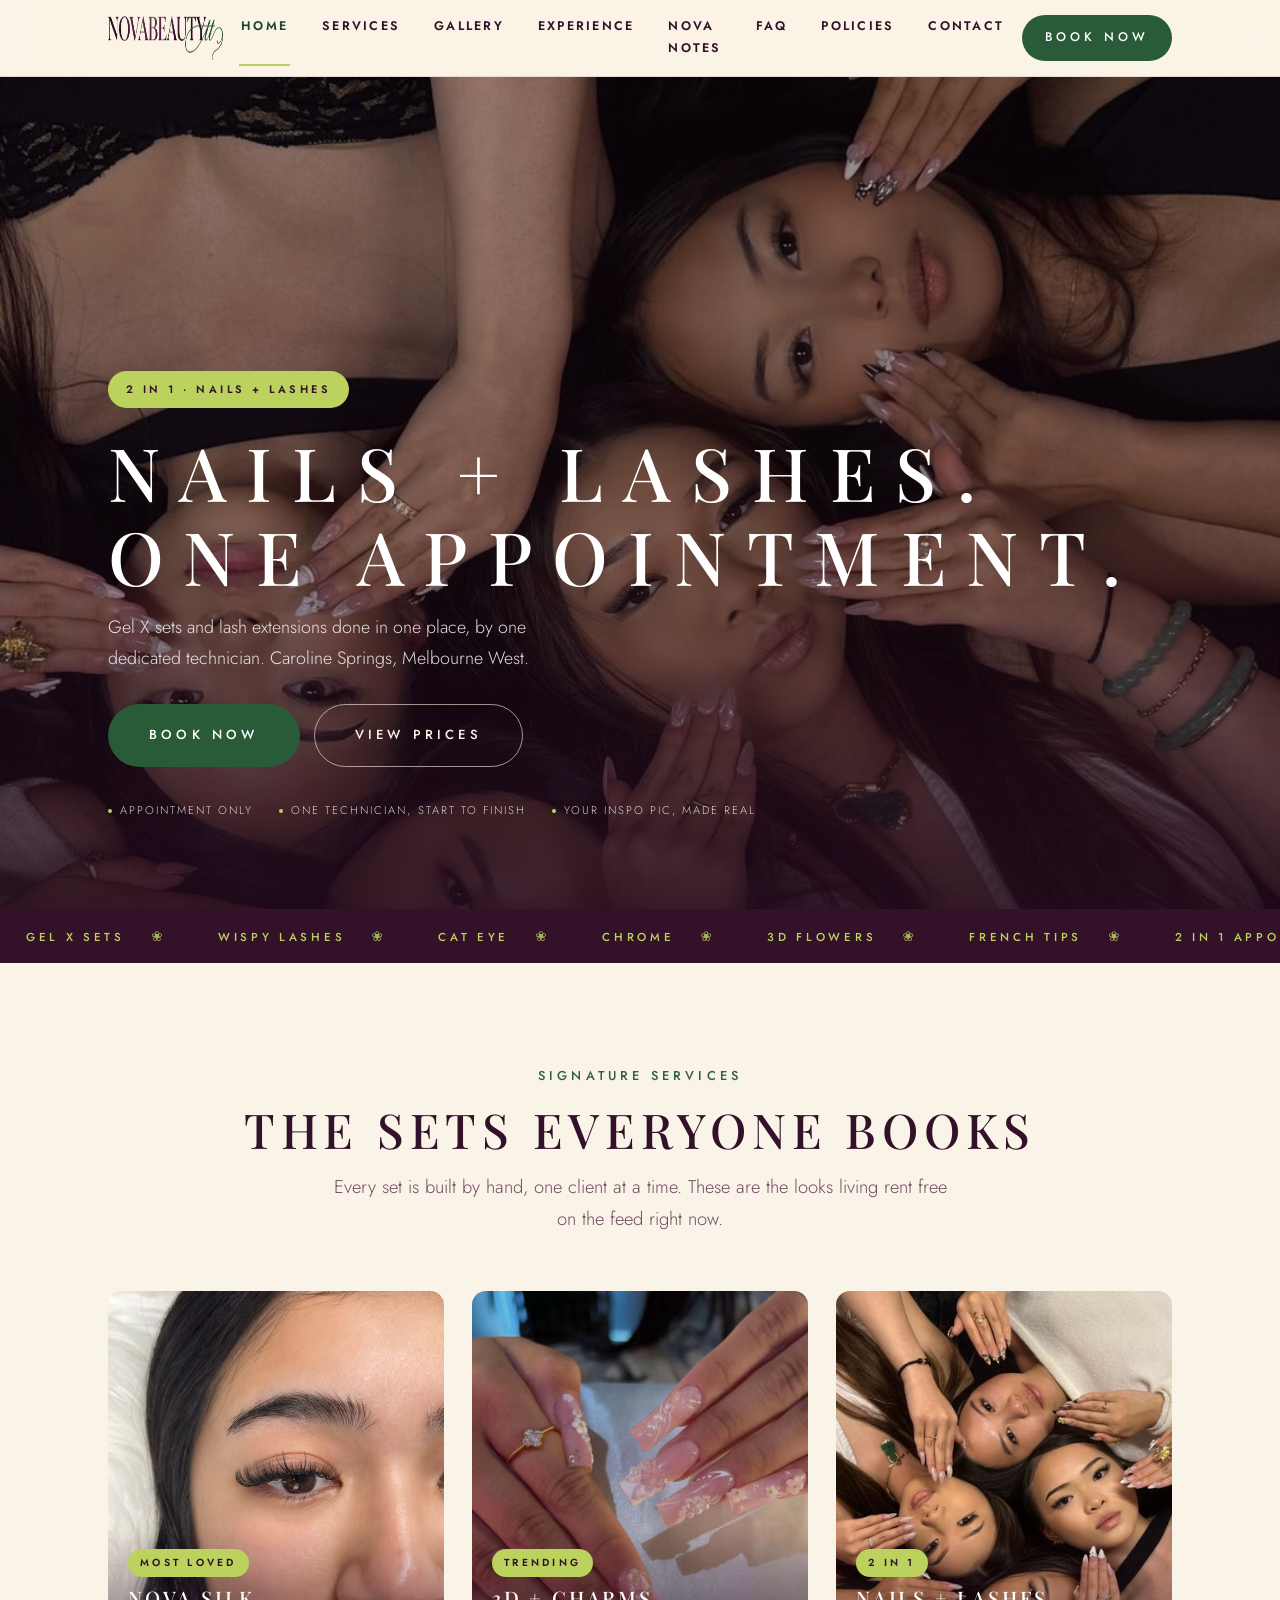
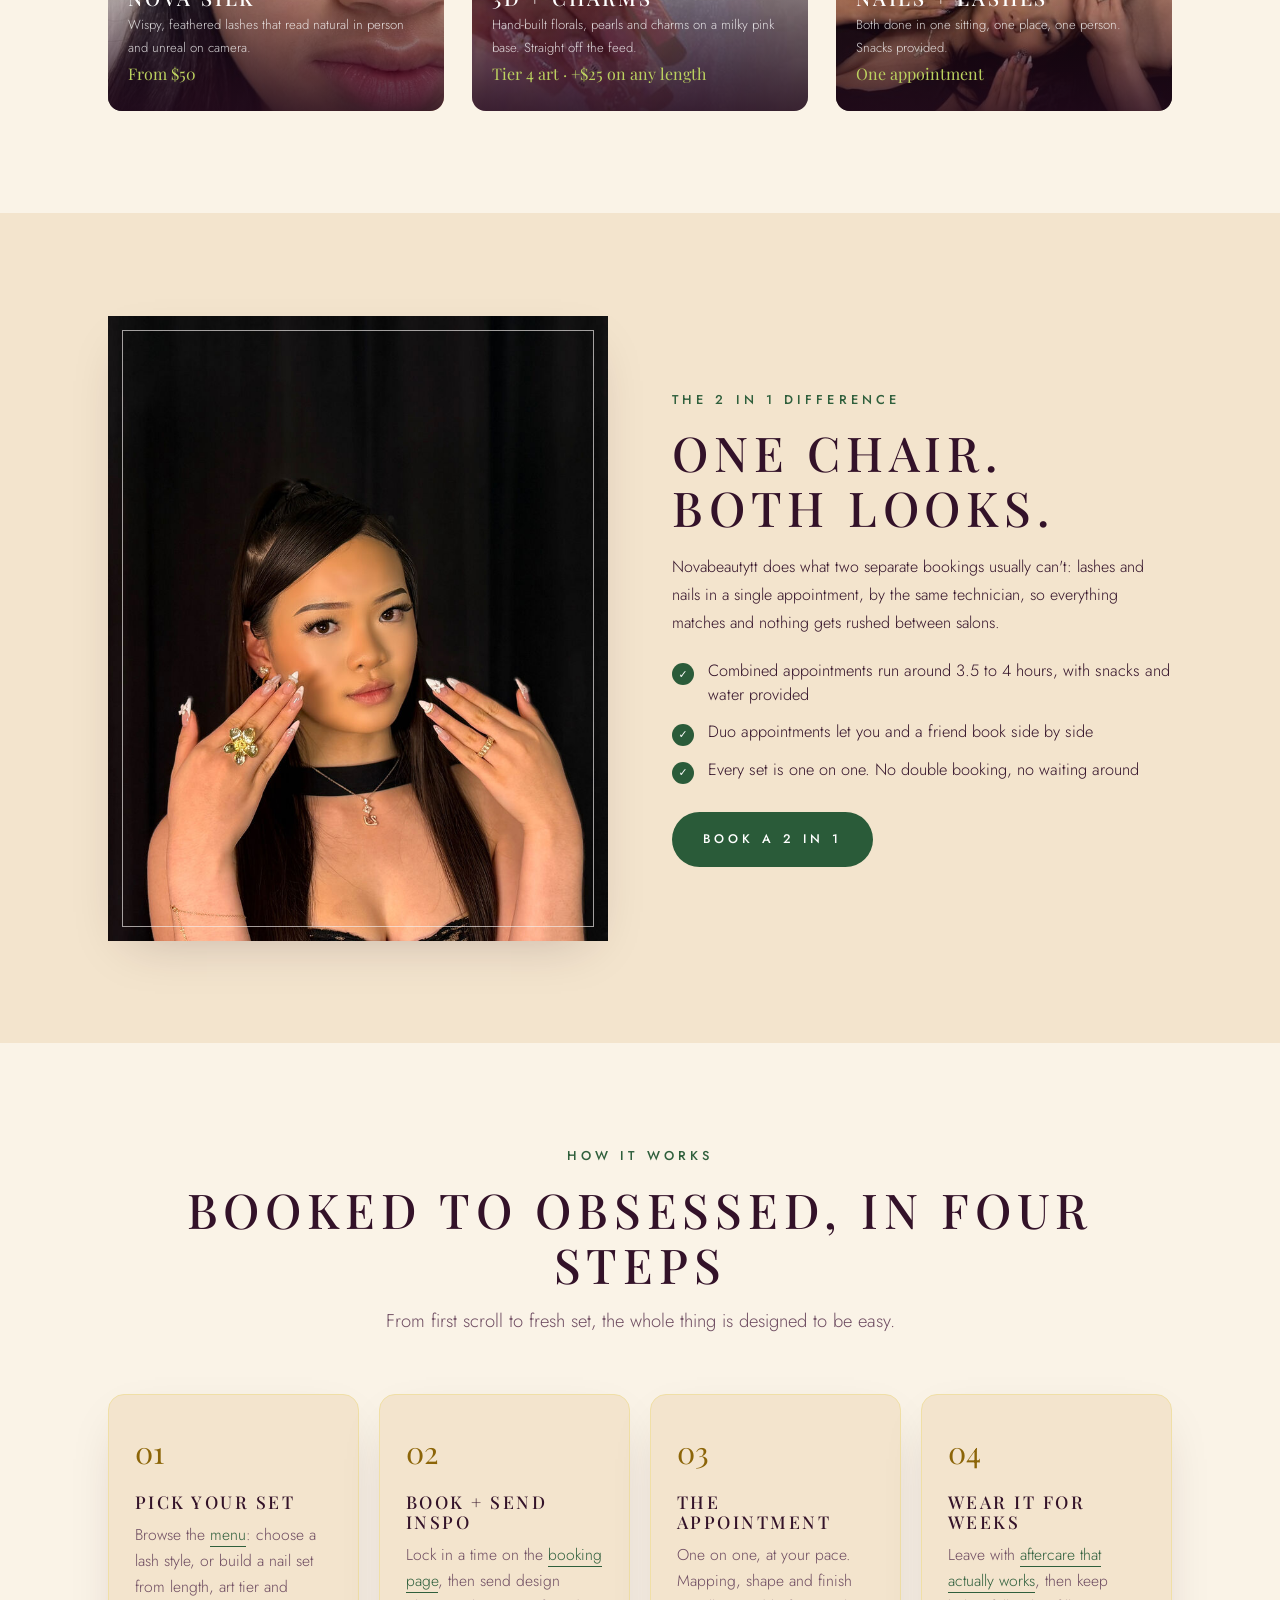
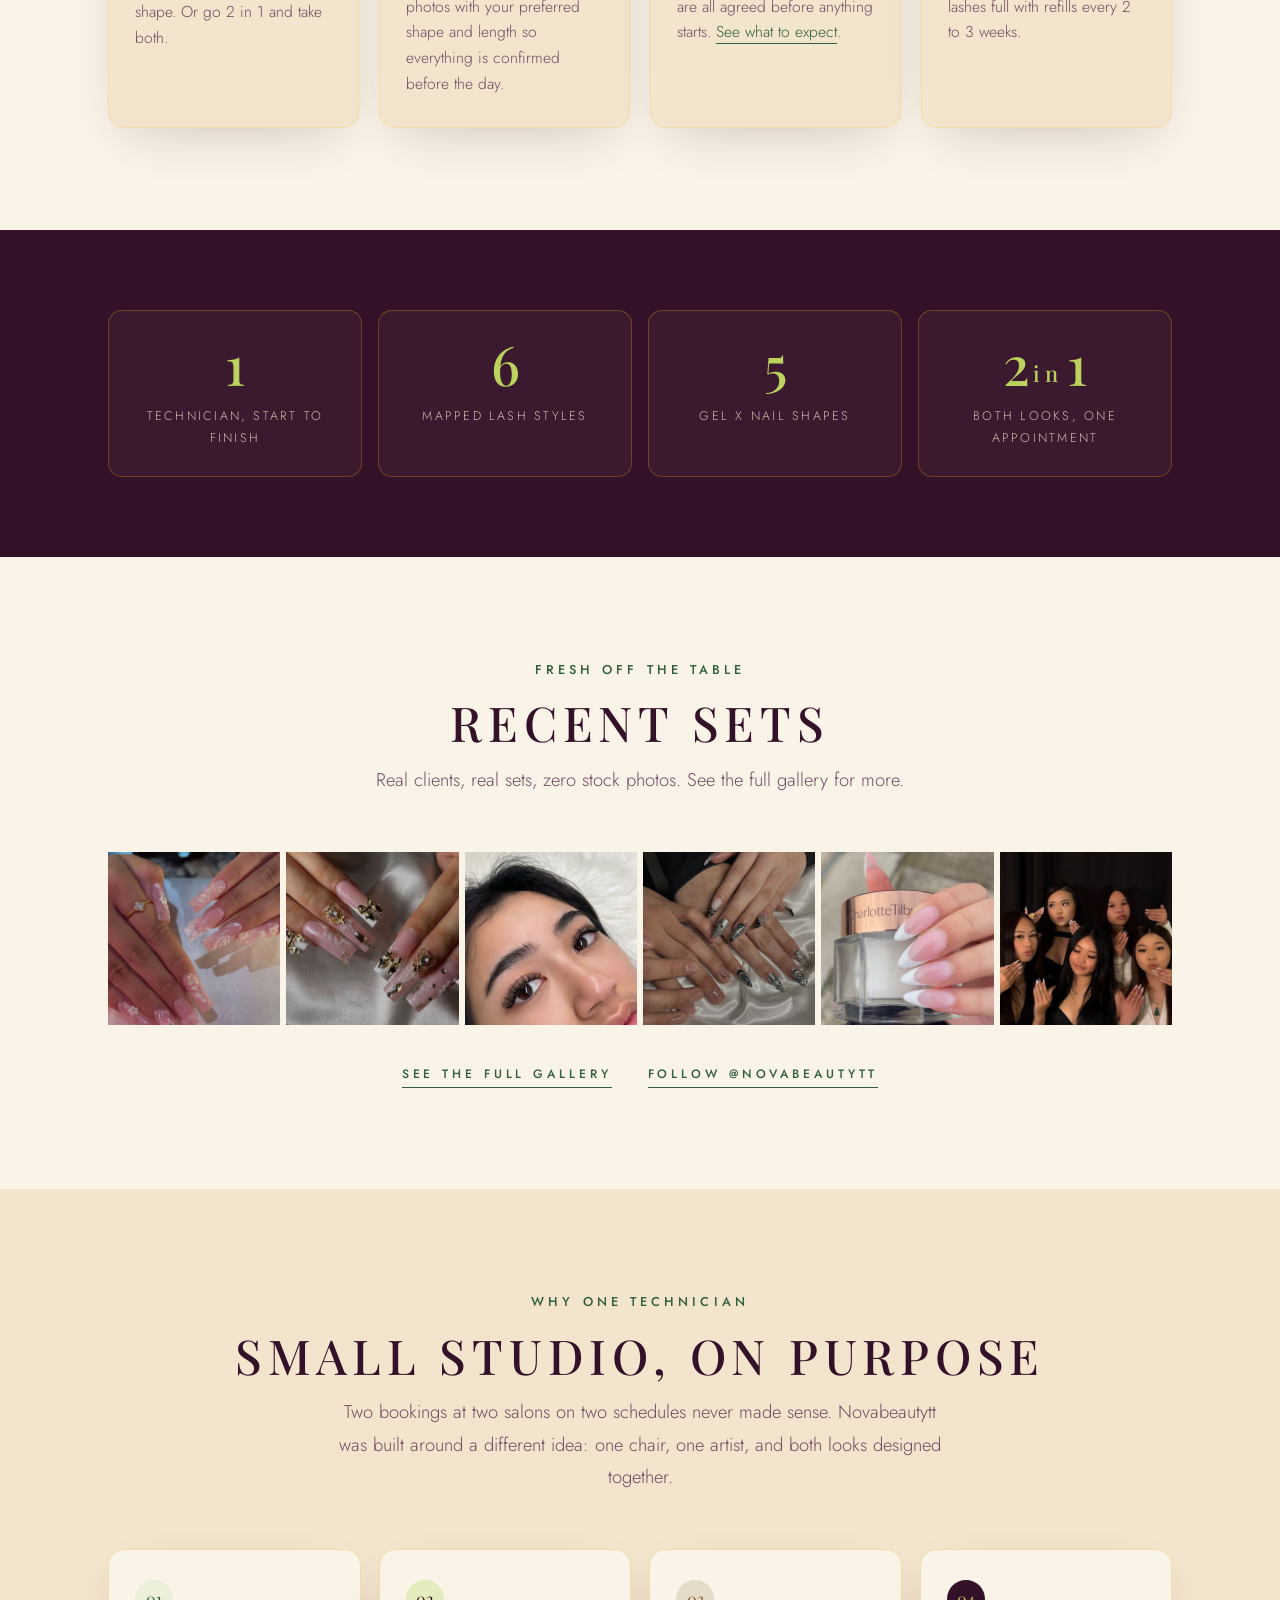
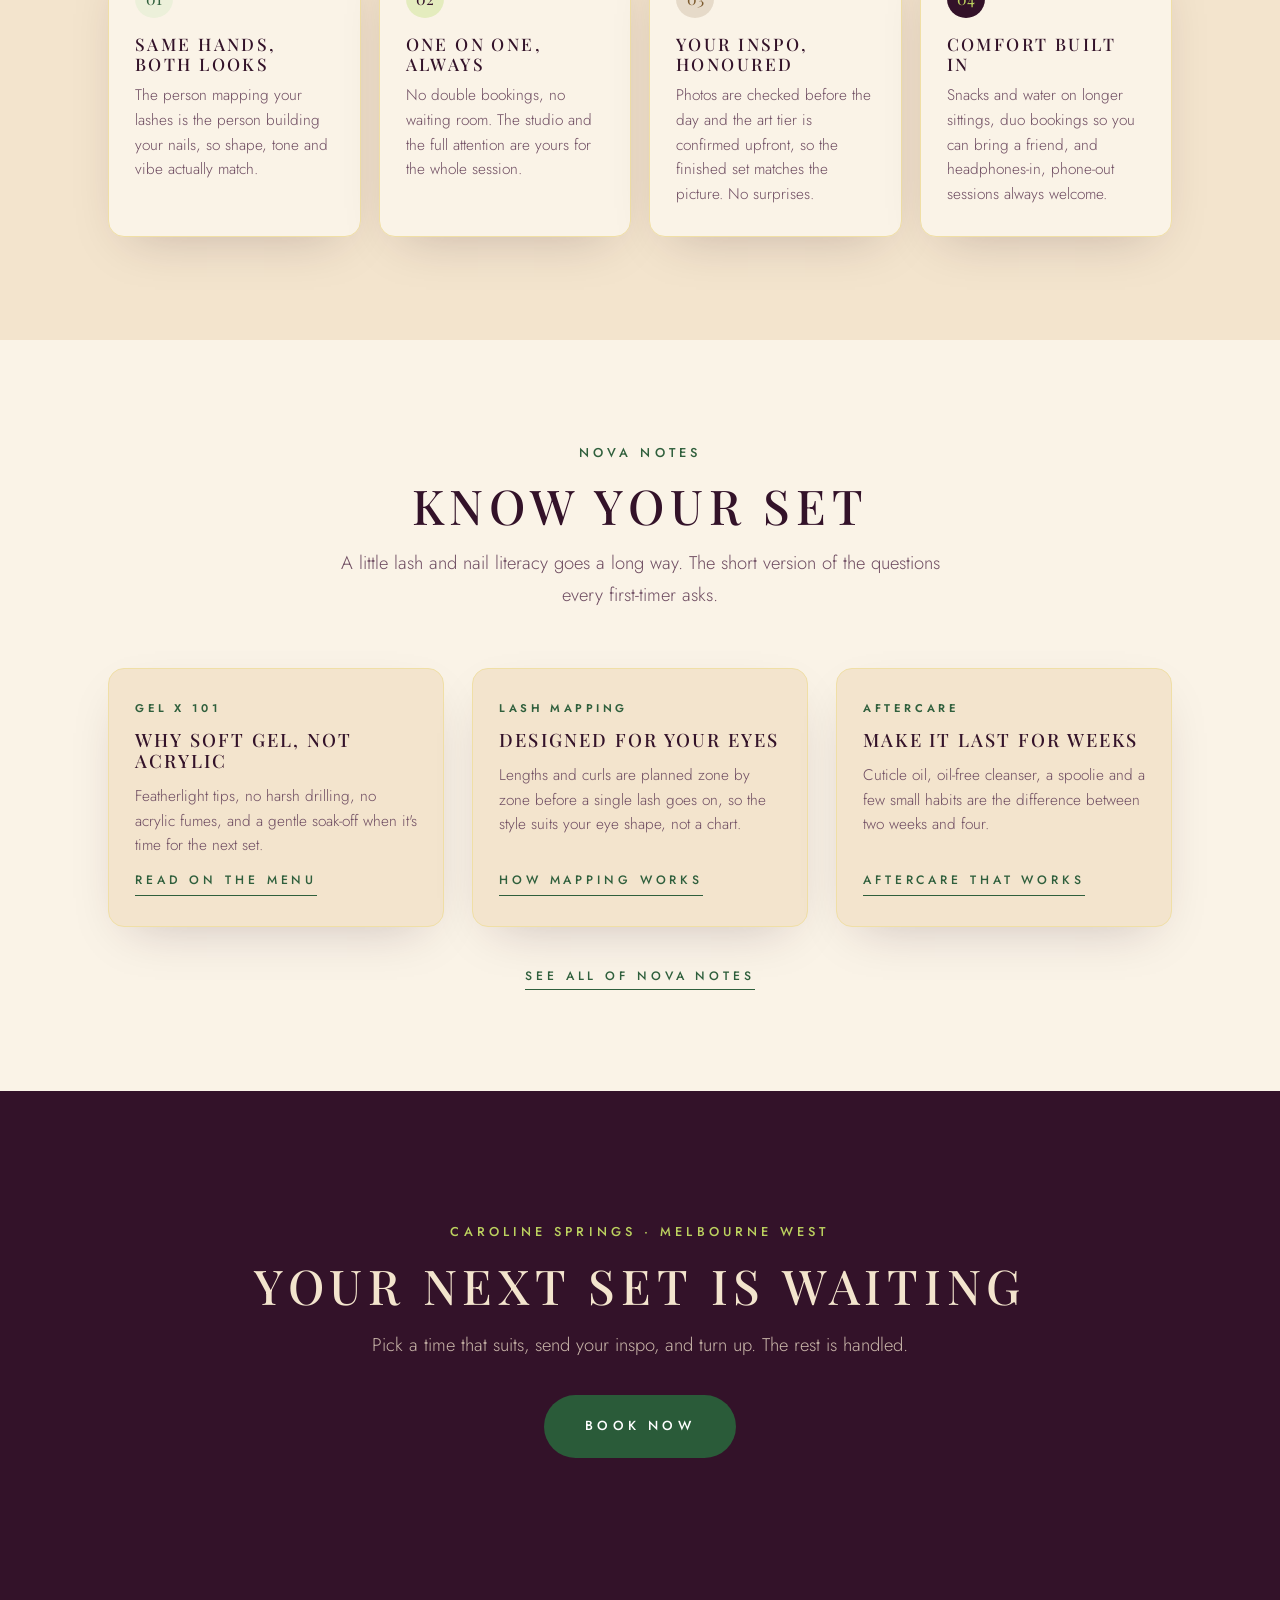
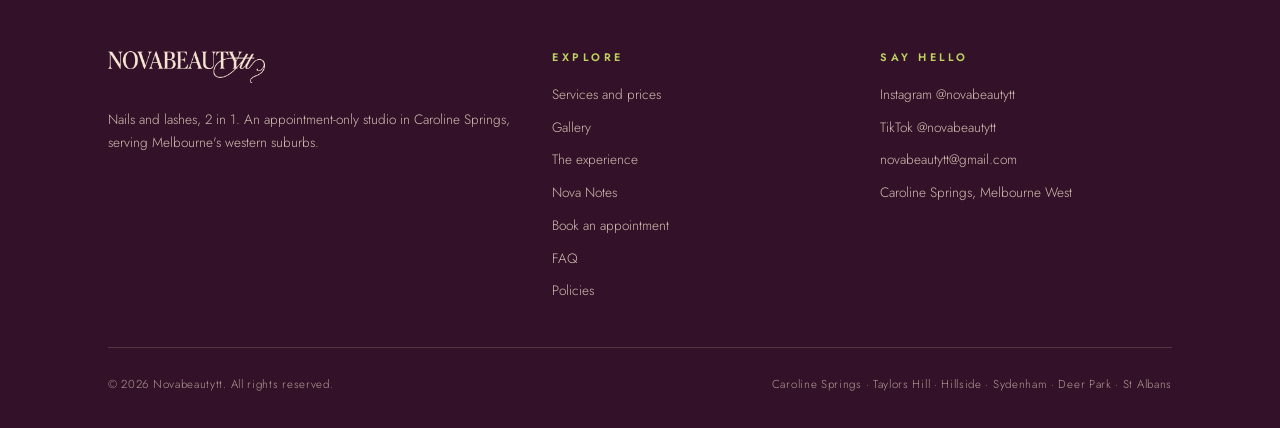
<file: index.html>
<!DOCTYPE html>
<html lang="en-AU">
<head>
  <meta charset="UTF-8">
  <meta name="viewport" content="width=device-width, initial-scale=1.0">
  <title>Novabeautytt | Nails and Lash Extensions in Caroline Springs, Melbourne West</title>
  <meta name="description" content="Novabeautytt is a nails and lashes studio in Caroline Springs, Melbourne's west. Gel X nail sets, lash extensions, and 2 in 1 appointments by one dedicated technician. Book now.">
  <link rel="canonical" href="https://novabeautytt.com.au/">
  <meta property="og:type" content="website">
  <meta property="og:site_name" content="Novabeautytt">
  <meta property="og:title" content="Novabeautytt | Nails and Lash Extensions in Caroline Springs, Melbourne West">
  <meta property="og:description" content="Novabeautytt is a nails and lashes studio in Caroline Springs, Melbourne's west. Gel X nail sets, lash extensions, and 2 in 1 appointments by one dedicated technician. Book now.">
  <meta property="og:url" content="https://novabeautytt.com.au/">
  <meta property="og:image" content="https://novabeautytt.com.au/assets/img/og-image.jpg">
  <meta property="og:locale" content="en_AU">
  <meta name="twitter:card" content="summary_large_image">
  <link rel="icon" type="image/svg+xml" href="/assets/svg/favicon.svg">
  <link rel="apple-touch-icon" href="/assets/apple-touch-icon.png">
  <meta name="theme-color" content="#F5E4D2">
  <link rel="preconnect" href="https://fonts.googleapis.com">
  <link rel="preconnect" href="https://fonts.gstatic.com" crossorigin>
  <link href="https://fonts.googleapis.com/css2?family=Playfair+Display:wght@400;500;600&family=Jost:wght@300;400;500;600&display=swap" rel="stylesheet">
  <link rel="stylesheet" href="/assets/css/style.css">
  <script>document.documentElement.classList.add('js')</script>
  <script type="application/ld+json">
  {
    "@context": "https://schema.org",
    "@type": "NailSalon",
    "name": "Novabeautytt",
    "slogan": "2 in 1. Nails and lashes, one appointment.",
    "url": "https://novabeautytt.com.au",
    "email": "mailto:novabeautytt@gmail.com",
    "image": "https://novabeautytt.com.au/assets/img/og-image.jpg",
    "logo": "https://novabeautytt.com.au/assets/img/logo.png",
    "priceRange": "$10-$95",
    "address": {"@type": "PostalAddress", "addressLocality": "Caroline Springs", "addressRegion": "VIC", "addressCountry": "AU"},
    "areaServed": ["Caroline Springs", "Taylors Hill", "Hillside", "Sydenham", "Sunshine", "Deer Park", "St Albans", "Melbourne West"],
    "sameAs": ["https://www.instagram.com/novabeautytt", "https://www.tiktok.com/@novabeautytt"],
    "makesOffer": [
      {"@type": "Offer", "itemOffered": {"@type": "Service", "name": "Gel X nail extensions"}},
      {"@type": "Offer", "itemOffered": {"@type": "Service", "name": "Eyelash extensions"}},
      {"@type": "Offer", "itemOffered": {"@type": "Service", "name": "2 in 1 nails and lashes appointment"}}
    ]
  }
  </script>
</head>
<body>
<a class="skip-link" href="#main">Skip to content</a>
<header class="header">
  <div class="wrap header__inner">
    <a class="wordmark" href="/" aria-label="Novabeautytt home">
      <img src="/assets/img/logo.png" alt="Novabeautytt" width="1000" height="202">
    </a>
    <nav class="nav" aria-label="Main">
      <a href="/" aria-current="page">Home</a>
      <a href="/services">Services</a>
      <a href="/gallery">Gallery</a>
      <a href="/experience">Experience</a>
      <a href="/notes">Nova Notes</a>
      <a href="/faq">FAQ</a>
      <a href="/policies">Policies</a>
      <a href="/contact">Contact</a>
    </nav>
    <a class="btn btn--green header__book js-book" href="/booking">Book now</a>
    <button class="burger" aria-expanded="false" aria-label="Open menu"><span></span></button>
  </div>
</header>

<div class="mobile-menu" role="dialog" aria-label="Menu">
  <nav aria-label="Mobile">
    <ul>
      <li><a class="mm-link" href="/" aria-current="page"><span class="mm-num">01</span>Home</a></li>
      <li><a class="mm-link" href="/services"><span class="mm-num">02</span>Services</a></li>
      <li><a class="mm-link" href="/gallery"><span class="mm-num">03</span>Gallery</a></li>
      <li><a class="mm-link" href="/experience"><span class="mm-num">04</span>Experience</a></li>
      <li><a class="mm-link" href="/notes"><span class="mm-num">05</span>Nova Notes</a></li>
      <li><a class="mm-link" href="/faq"><span class="mm-num">06</span>FAQ</a></li>
      <li><a class="mm-link" href="/policies"><span class="mm-num">07</span>Policies</a></li>
      <li><a class="mm-link" href="/contact"><span class="mm-num">08</span>Contact</a></li>
    </ul>
  </nav>
  <div class="mobile-menu__foot">
    <a class="btn btn--green btn--lg js-book" href="/booking">Book now</a>
    <div class="mm-socials">
      <a href="https://www.instagram.com/novabeautytt" target="_blank" rel="noopener">Instagram</a>
      <a href="https://www.tiktok.com/@novabeautytt" target="_blank" rel="noopener">TikTok</a>
      <a href="mailto:novabeautytt@gmail.com">Email</a>
    </div>
  </div>
</div>

<main id="main">

<section class="hero">
  <div class="hero__media">
    <img src="/assets/img/full/hero-besties-01.jpg"
         alt="Five friends lying in a circle showing off fresh Novabeautytt nail sets and lashes"
         fetchpriority="high">
  </div>
  <div class="wrap hero__inner">
    <span class="hero__badge">2 in 1 &middot; nails + lashes</span>
    <h1>Nails + lashes.<br>One appointment.</h1>
    <p class="hero__sub">Gel X sets and lash extensions done in one place, by one dedicated technician. Caroline Springs, Melbourne West.</p>
    <div class="hero__ctas">
      <a class="btn btn--green btn--lg js-book" href="/booking">Book now</a>
      <a class="btn btn--ghost-light btn--lg" href="/services">View prices</a>
    </div>
    <ul class="hero__meta">
      <li>Appointment only</li>
      <li>One technician, start to finish</li>
      <li>Your inspo pic, made real</li>
    </ul>
  </div>
</section>

<div class="ticker" aria-hidden="true">
  <div class="ticker__track">
    <span>Gel X sets</span><span>Wispy lashes</span><span>Cat eye</span><span>Chrome</span><span>3D flowers</span><span>French tips</span><span>2 in 1 appointments</span><span>Caroline Springs</span>
    <span>Gel X sets</span><span>Wispy lashes</span><span>Cat eye</span><span>Chrome</span><span>3D flowers</span><span>French tips</span><span>2 in 1 appointments</span><span>Caroline Springs</span>
  </div>
</div>

<section class="section">
  <div class="wrap">
    <div class="section-head center reveal">
      <span class="eyebrow">Signature services</span>
      <h2>The sets everyone books</h2>
      <p class="lede">Every set is built by hand, one client at a time. These are the looks living rent free on the feed right now.</p>
    </div>
    <div class="grid-3">
      <a class="sig-card reveal" href="/services#lashes">
        <img src="/assets/img/thumb/lashes-03.jpg" alt="Close up of wispy Nova silk lash extensions" loading="lazy">
        <div class="sig-card__body">
          <span class="sig-card__tag">Most loved</span>
          <h3>Nova silk</h3>
          <p>Wispy, feathered lashes that read natural in person and unreal on camera.</p>
          <span class="from">From $50</span>
        </div>
      </a>
      <a class="sig-card reveal" href="/services#nails">
        <img src="/assets/img/thumb/nails-19.jpg" alt="Long pink Gel X set with 3D flowers, pearls and charms" loading="lazy">
        <div class="sig-card__body">
          <span class="sig-card__tag">Trending</span>
          <h3>3D + charms</h3>
          <p>Hand-built florals, pearls and charms on a milky pink base. Straight off the feed.</p>
          <span class="from">Tier 4 art &middot; +$25 on any length</span>
        </div>
      </a>
      <a class="sig-card reveal" href="/services#two-in-one">
        <img src="/assets/img/thumb/besties-04.jpg" alt="Group of friends showing matching nail sets after a duo appointment" loading="lazy">
        <div class="sig-card__body">
          <span class="sig-card__tag">2 in 1</span>
          <h3>Nails + lashes</h3>
          <p>Both done in one sitting, one place, one person. Snacks provided.</p>
          <span class="from">One appointment</span>
        </div>
      </a>
    </div>
  </div>
</section>

<section class="section section--blush">
  <div class="wrap">
    <div class="split">
      <div class="split__media split__media--offset reveal">
        <img src="/assets/img/full/portrait-01.jpg" alt="Client showing a finished Novabeautytt set against a dark studio backdrop" loading="lazy">
        <span class="frame"></span>
      </div>
      <div class="split__body reveal">
        <span class="eyebrow">The 2 in 1 difference</span>
        <h2>One chair. Both looks.</h2>
        <p>Novabeautytt does what two separate bookings usually can't: lashes and nails in a single appointment, by the same technician, so everything matches and nothing gets rushed between salons.</p>
        <ul class="ticks">
          <li>Combined appointments run around 3.5 to 4 hours, with snacks and water provided</li>
          <li>Duo appointments let you and a friend book side by side</li>
          <li>Every set is one on one. No double booking, no waiting around</li>
        </ul>
        <a class="btn btn--green js-book" href="/booking">Book a 2 in 1</a>
      </div>
    </div>
  </div>
</section>

<section class="section">
  <div class="wrap">
    <div class="section-head center reveal">
      <span class="eyebrow">How it works</span>
      <h2>Booked to obsessed, in four steps</h2>
      <p class="lede">From first scroll to fresh set, the whole thing is designed to be easy.</p>
    </div>
    <div class="flow">
      <div class="flow__step reveal">
        <span class="flow__num">01</span>
        <h3>Pick your set</h3>
        <p>Browse the <a class="in-link" href="/services">menu</a>: choose a lash style, or build a nail set from length, art tier and shape. Or go 2 in 1 and take both.</p>
      </div>
      <div class="flow__step reveal">
        <span class="flow__num">02</span>
        <h3>Book + send inspo</h3>
        <p>Lock in a time on the <a class="in-link" href="/booking">booking page</a>, then send design photos with your preferred shape and length so everything is confirmed before the day.</p>
      </div>
      <div class="flow__step reveal">
        <span class="flow__num">03</span>
        <h3>The appointment</h3>
        <p>One on one, at your pace. Mapping, shape and finish are all agreed before anything starts. <a class="in-link" href="/experience">See what to expect</a>.</p>
      </div>
      <div class="flow__step reveal">
        <span class="flow__num">04</span>
        <h3>Wear it for weeks</h3>
        <p>Leave with <a class="in-link" href="/experience#aftercare">aftercare that actually works</a>, then keep lashes full with refills every 2 to 3 weeks.</p>
      </div>
    </div>
  </div>
</section>

<section class="stat-band" aria-label="The studio at a glance">
  <div class="wrap stat-band__grid">
    <div class="stat reveal"><b>1</b><span>technician, start to finish</span></div>
    <div class="stat reveal"><b>6</b><span>mapped lash styles</span></div>
    <div class="stat reveal"><b>5</b><span>Gel X nail shapes</span></div>
    <div class="stat reveal"><b>2<i>in</i>1</b><span>both looks, one appointment</span></div>
  </div>
</section>

<section class="section">
  <div class="wrap">
    <div class="section-head center reveal">
      <span class="eyebrow">Fresh off the table</span>
      <h2>Recent sets</h2>
      <p class="lede">Real clients, real sets, zero stock photos. See the full gallery for more.</p>
    </div>
    <div class="ig-band reveal">
      <div class="ig-grid">
        <a class="ig-cell" href="/gallery"><img src="/assets/img/thumb/nails-19.jpg" alt="Pink Gel X set with 3D flowers and charms" loading="lazy"></a>
        <a class="ig-cell" href="/gallery"><img src="/assets/img/thumb/nails-20.jpg" alt="French set with gold bows and jewel charms" loading="lazy"></a>
        <a class="ig-cell" href="/gallery"><img src="/assets/img/thumb/lashes-02.jpg" alt="Wispy natural lash extensions close up" loading="lazy"></a>
        <a class="ig-cell" href="/gallery"><img src="/assets/img/thumb/nails-17.jpg" alt="Chrome and charm Gel X set" loading="lazy"></a>
        <a class="ig-cell" href="/gallery"><img src="/assets/img/thumb/nails-11.jpg" alt="Soft French ombre almond set" loading="lazy"></a>
        <a class="ig-cell" href="/gallery"><img src="/assets/img/thumb/besties-06.jpg" alt="Friends together after matching appointments" loading="lazy"></a>
      </div>
    </div>
    <div class="center" style="margin-top:34px">
      <a class="text-link" href="/gallery">See the full gallery</a>
      <span style="display:inline-block;width:26px"></span>
      <a class="text-link" href="https://www.instagram.com/novabeautytt" target="_blank" rel="noopener">Follow @novabeautytt</a>
    </div>
  </div>
</section>

<section class="section section--blush">
  <div class="wrap">
    <div class="section-head center reveal">
      <span class="eyebrow">Why one technician</span>
      <h2>Small studio, on purpose</h2>
      <p class="lede">Two bookings at two salons on two schedules never made sense. Novabeautytt was built around a different idea: one chair, one artist, and both looks designed together.</p>
    </div>
    <div class="why-grid">
      <div class="why reveal">
        <span class="why__num">01</span>
        <h3>Same hands, both looks</h3>
        <p>The person mapping your lashes is the person building your nails, so shape, tone and vibe actually match.</p>
      </div>
      <div class="why reveal">
        <span class="why__num">02</span>
        <h3>One on one, always</h3>
        <p>No double bookings, no waiting room. The studio and the full attention are yours for the whole session.</p>
      </div>
      <div class="why reveal">
        <span class="why__num">03</span>
        <h3>Your inspo, honoured</h3>
        <p>Photos are checked before the day and the art tier is confirmed upfront, so the finished set matches the picture. No surprises.</p>
      </div>
      <div class="why reveal">
        <span class="why__num">04</span>
        <h3>Comfort built in</h3>
        <p>Snacks and water on longer sittings, duo bookings so you can bring a friend, and headphones-in, phone-out sessions always welcome.</p>
      </div>
    </div>
  </div>
</section>

<section class="section">
  <div class="wrap">
    <div class="section-head center reveal">
      <span class="eyebrow">Nova notes</span>
      <h2>Know your set</h2>
      <p class="lede">A little lash and nail literacy goes a long way. The short version of the questions every first-timer asks.</p>
    </div>
    <div class="grid-3">
      <a class="note-card reveal" href="/services#good-to-know">
        <span class="note-card__k">Gel X 101</span>
        <h3>Why soft gel, not acrylic</h3>
        <p>Featherlight tips, no harsh drilling, no acrylic fumes, and a gentle soak-off when it's time for the next set.</p>
        <span class="text-link">Read on the menu</span>
      </a>
      <a class="note-card reveal" href="/services#good-to-know">
        <span class="note-card__k">Lash mapping</span>
        <h3>Designed for your eyes</h3>
        <p>Lengths and curls are planned zone by zone before a single lash goes on, so the style suits your eye shape, not a chart.</p>
        <span class="text-link">How mapping works</span>
      </a>
      <a class="note-card reveal" href="/experience#aftercare">
        <span class="note-card__k">Aftercare</span>
        <h3>Make it last for weeks</h3>
        <p>Cuticle oil, oil-free cleanser, a spoolie and a few small habits are the difference between two weeks and four.</p>
        <span class="text-link">Aftercare that works</span>
      </a>
    </div>
    <div class="center" style="margin-top:34px">
      <a class="text-link" href="/notes">See all of Nova Notes</a>
    </div>
  </div>
</section>

<section class="cta-band">
  <div class="wrap">
    <span class="eyebrow" style="color:var(--lime)">Caroline Springs &middot; Melbourne West</span>
    <h2>Your next set is waiting</h2>
    <p class="lede">Pick a time that suits, send your inspo, and turn up. The rest is handled.</p>
    <a class="btn btn--green btn--lg js-book" href="/booking">Book now</a>
  </div>
</section>
</main>

<div class="fab-book"><a class="btn btn--green js-book" href="/booking">Book now</a></div>

<footer class="footer">
  <div class="wrap">
    <div class="footer__grid">
      <div>
        <a class="wordmark" href="/" aria-label="Novabeautytt home">
          <img src="/assets/img/logo-cream.png" alt="Novabeautytt" width="1000" height="202">
        </a>
        <p>Nails and lashes, 2 in 1. An appointment-only studio in Caroline Springs, serving Melbourne's western suburbs.</p>
      </div>
      <div>
        <h4>Explore</h4>
        <ul>
          <li><a href="/services">Services and prices</a></li>
          <li><a href="/gallery">Gallery</a></li>
          <li><a href="/experience">The experience</a></li>
          <li><a href="/notes">Nova Notes</a></li>
          <li><a href="/booking">Book an appointment</a></li>
          <li><a href="/faq">FAQ</a></li>
          <li><a href="/policies">Policies</a></li>
        </ul>
      </div>
      <div>
        <h4>Say hello</h4>
        <ul>
          <li><a href="https://www.instagram.com/novabeautytt" target="_blank" rel="noopener">Instagram @novabeautytt</a></li>
          <li><a href="https://www.tiktok.com/@novabeautytt" target="_blank" rel="noopener">TikTok @novabeautytt</a></li>
          <li><a href="mailto:novabeautytt@gmail.com">novabeautytt@gmail.com</a></li>
          <li>Caroline Springs, Melbourne West</li>
        </ul>
      </div>
    </div>
    <div class="footer__bar">
      <span>&copy; <span data-year>2026</span> Novabeautytt. All rights reserved.</span>
      <span>Caroline Springs &middot; Taylors Hill &middot; Hillside &middot; Sydenham &middot; Deer Park &middot; St Albans</span>
    </div>
  </div>
</footer>

<script src="/assets/js/main.js"></script>
</body>
</html>
</file>
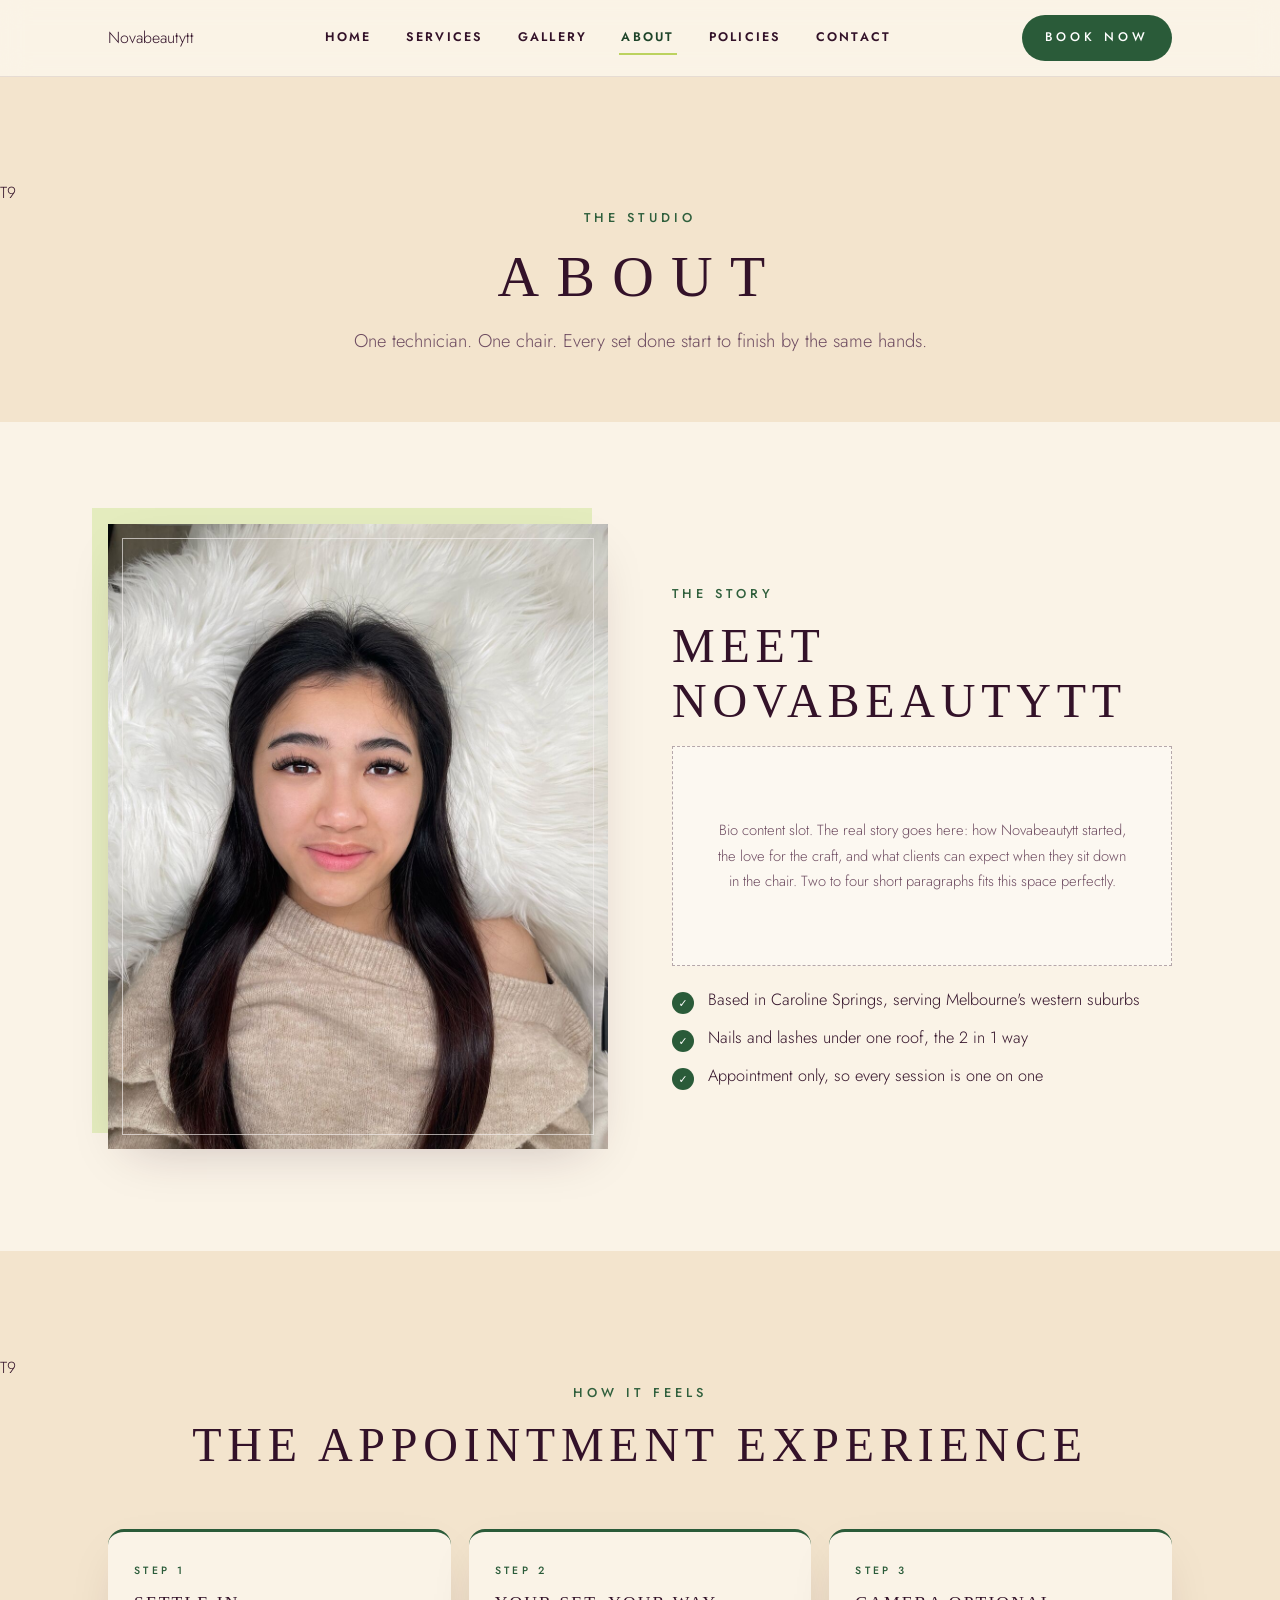
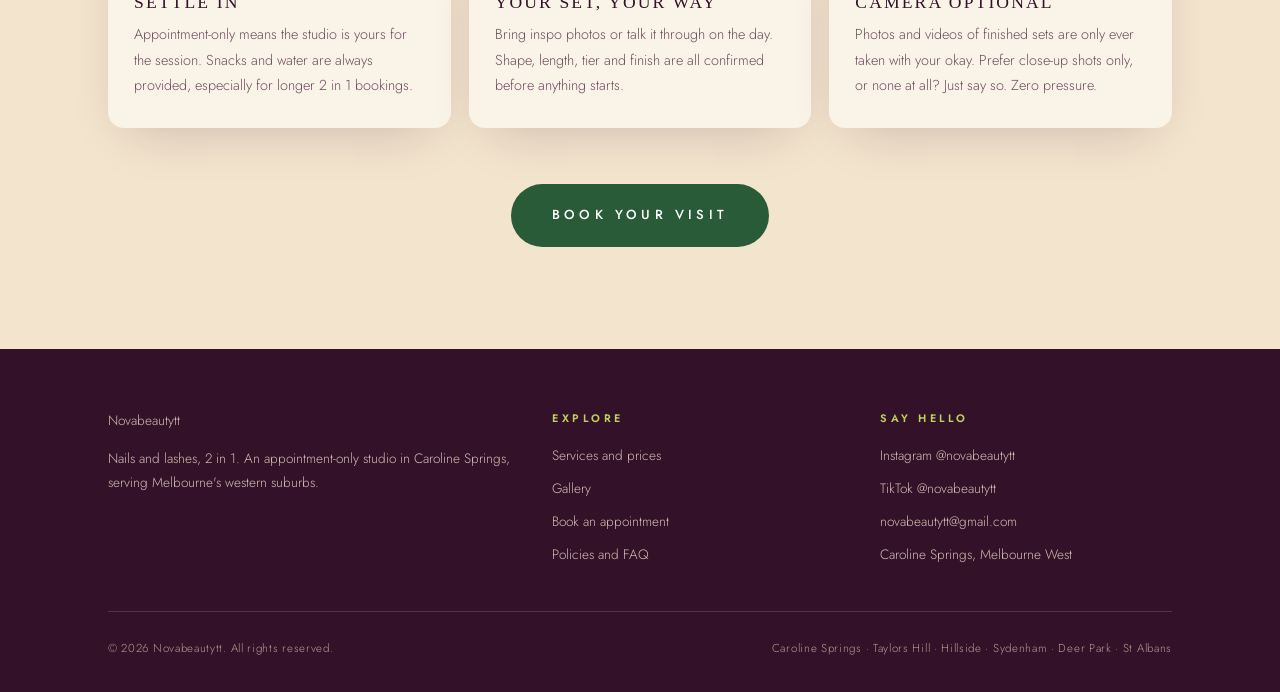
<file: about.html>
<!DOCTYPE html>
<html lang="en-AU">
<head>
  <meta charset="UTF-8">
  <meta name="viewport" content="width=device-width, initial-scale=1.0">
  <title>About Novabeautytt | Caroline Springs Nail and Lash Studio</title>
  <meta name="description" content="The story behind Novabeautytt, a one-technician nail and lash studio serving Caroline Springs and Melbourne's western suburbs.">
  <link rel="canonical" href="https://novabeautytt.com.au/about">
  <meta property="og:type" content="website">
  <meta property="og:site_name" content="Novabeautytt">
  <meta property="og:title" content="About Novabeautytt | Caroline Springs Nail and Lash Studio">
  <meta property="og:description" content="The story behind Novabeautytt, a one-technician nail and lash studio serving Caroline Springs and Melbourne's western suburbs.">
  <meta property="og:url" content="https://novabeautytt.com.au/about">
  <meta property="og:image" content="https://novabeautytt.com.au/assets/img/og-image.jpg">
  <meta property="og:locale" content="en_AU">
  <meta name="twitter:card" content="summary_large_image">
  <link rel="icon" type="image/svg+xml" href="/assets/svg/favicon.svg">
  <link rel="apple-touch-icon" href="/assets/apple-touch-icon.png">
  <meta name="theme-color" content="#DDD5D6">
  <link rel="preconnect" href="https://fonts.googleapis.com">
  <link rel="preconnect" href="https://fonts.gstatic.com" crossorigin>
  <link href="https://fonts.googleapis.com/css2?family=Cormorant+Garamond:wght@300;400;500&family=Jost:wght@300;400;500&display=swap" rel="stylesheet">
  <link rel="stylesheet" href="/assets/css/style.css">
  <script>document.documentElement.classList.add('js')</script>
</head>
<body>
<a class="skip-link" href="#main">Skip to content</a>
<header class="header">
  <div class="wrap header__inner">
    <a class="wordmark" href="/" aria-label="Novabeautytt home">Novabeauty<span>tt</span></a>
    <nav class="nav" aria-label="Main">
      <a href="/">Home</a>
      <a href="/services">Services</a>
      <a href="/gallery">Gallery</a>
      <a href="/about" aria-current="page">About</a>
      <a href="/policies">Policies</a>
      <a href="/contact">Contact</a>
    </nav>
    <a class="btn btn--green header__book js-book" href="/booking">Book now</a>
    <button class="burger" aria-expanded="false" aria-label="Open menu"><span></span></button>
  </div>
</header>

<div class="mobile-menu" role="dialog" aria-label="Menu">
  <nav aria-label="Mobile">
    <ul>
      <li><a class="mm-link" href="/"><span class="mm-num">01</span>Home</a></li>
      <li><a class="mm-link" href="/services"><span class="mm-num">02</span>Services</a></li>
      <li><a class="mm-link" href="/gallery"><span class="mm-num">03</span>Gallery</a></li>
      <li><a class="mm-link" href="/about" aria-current="page"><span class="mm-num">04</span>About</a></li>
      <li><a class="mm-link" href="/policies"><span class="mm-num">05</span>Policies</a></li>
      <li><a class="mm-link" href="/contact"><span class="mm-num">06</span>Contact</a></li>
    </ul>
  </nav>
  <div class="mobile-menu__foot">
    <a class="btn btn--green btn--lg js-book" href="/booking">Book now</a>
    <div class="mm-socials">
      <a href="https://www.instagram.com/novabeautytt" target="_blank" rel="noopener">Instagram</a>
      <a href="https://www.tiktok.com/@novabeautytt" target="_blank" rel="noopener">TikTok</a>
      <a href="mailto:novabeautytt@gmail.com">Email</a>
    </div>
  </div>
</div>

<main id="main">

<section class="section section--blush" style="padding-bottom:clamp(40px,6vw,64px)">
  <span class="watermark watermark--tl" aria-hidden="true">T9</span>
  <div class="wrap z center">
    <span class="eyebrow">The studio</span>
    <h1 style="font-size:clamp(1.9rem,7vw,3.6rem)">About</h1>
    <p class="lede" style="margin:16px auto 0">One technician. One chair. Every set done start to finish by the same hands.</p>
  </div>
</section>

<section class="section">
  <div class="wrap">
    <div class="split">
      <div class="split__media split__media--offset reveal">
        <img src="/assets/img/full/portrait-03.jpg" alt="Portrait of a Novabeautytt client with a fresh lash set" loading="lazy">
        <span class="frame"></span>
      </div>
      <div class="split__body reveal">
        <span class="eyebrow">The story</span>
        <h2>Meet Novabeautytt</h2>
        <!-- ABOUT BIO SLOT
             Replace this block with the real bio text when ready.
             Keep it to roughly 2 to 4 short paragraphs for this layout. -->
        <div class="about-slot">
          <p>Bio content slot. The real story goes here: how Novabeautytt started, the love for the craft, and what clients can expect when they sit down in the chair. Two to four short paragraphs fits this space perfectly.</p>
        </div>
        <!-- END ABOUT BIO SLOT -->
        <ul class="ticks">
          <li>Based in Caroline Springs, serving Melbourne's western suburbs</li>
          <li>Nails and lashes under one roof, the 2 in 1 way</li>
          <li>Appointment only, so every session is one on one</li>
        </ul>
      </div>
    </div>
  </div>
</section>

<section class="section section--blush">
  <span class="watermark watermark--br" aria-hidden="true">T9</span>
  <div class="wrap z">
    <div class="section-head center reveal">
      <span class="eyebrow">How it feels</span>
      <h2>The appointment experience</h2>
    </div>
    <div class="steps">
      <div class="step reveal">
        <h3>Settle in</h3>
        <p>Appointment-only means the studio is yours for the session. Snacks and water are always provided, especially for longer 2 in 1 bookings.</p>
      </div>
      <div class="step reveal">
        <h3>Your set, your way</h3>
        <p>Bring inspo photos or talk it through on the day. Shape, length, tier and finish are all confirmed before anything starts.</p>
      </div>
      <div class="step reveal">
        <h3>Camera optional</h3>
        <p>Photos and videos of finished sets are only ever taken with your okay. Prefer close-up shots only, or none at all? Just say so. Zero pressure.</p>
      </div>
    </div>
    <div class="center" style="margin-top:clamp(36px,6vw,56px)">
      <a class="btn btn--green btn--lg js-book" href="/booking">Book your visit</a>
    </div>
  </div>
</section>
</main>

<div class="fab-book"><a class="btn btn--green js-book" href="/booking">Book now</a></div>

<footer class="footer">
  <div class="wrap">
    <div class="footer__grid">
      <div>
        <a class="wordmark" href="/">Novabeauty<span>tt</span></a>
        <p>Nails and lashes, 2 in 1. An appointment-only studio in Caroline Springs, serving Melbourne's western suburbs.</p>
      </div>
      <div>
        <h4>Explore</h4>
        <ul>
          <li><a href="/services">Services and prices</a></li>
          <li><a href="/gallery">Gallery</a></li>
          <li><a href="/booking">Book an appointment</a></li>
          <li><a href="/policies">Policies and FAQ</a></li>
        </ul>
      </div>
      <div>
        <h4>Say hello</h4>
        <ul>
          <li><a href="https://www.instagram.com/novabeautytt" target="_blank" rel="noopener">Instagram @novabeautytt</a></li>
          <li><a href="https://www.tiktok.com/@novabeautytt" target="_blank" rel="noopener">TikTok @novabeautytt</a></li>
          <li><a href="mailto:novabeautytt@gmail.com">novabeautytt@gmail.com</a></li>
          <li>Caroline Springs, Melbourne West</li>
        </ul>
      </div>
    </div>
    <div class="footer__bar">
      <span>&copy; <span data-year>2026</span> Novabeautytt. All rights reserved.</span>
      <span>Caroline Springs &middot; Taylors Hill &middot; Hillside &middot; Sydenham &middot; Deer Park &middot; St Albans</span>
    </div>
  </div>
</footer>

<script src="/assets/js/main.js"></script>
</body>
</html>
</file>
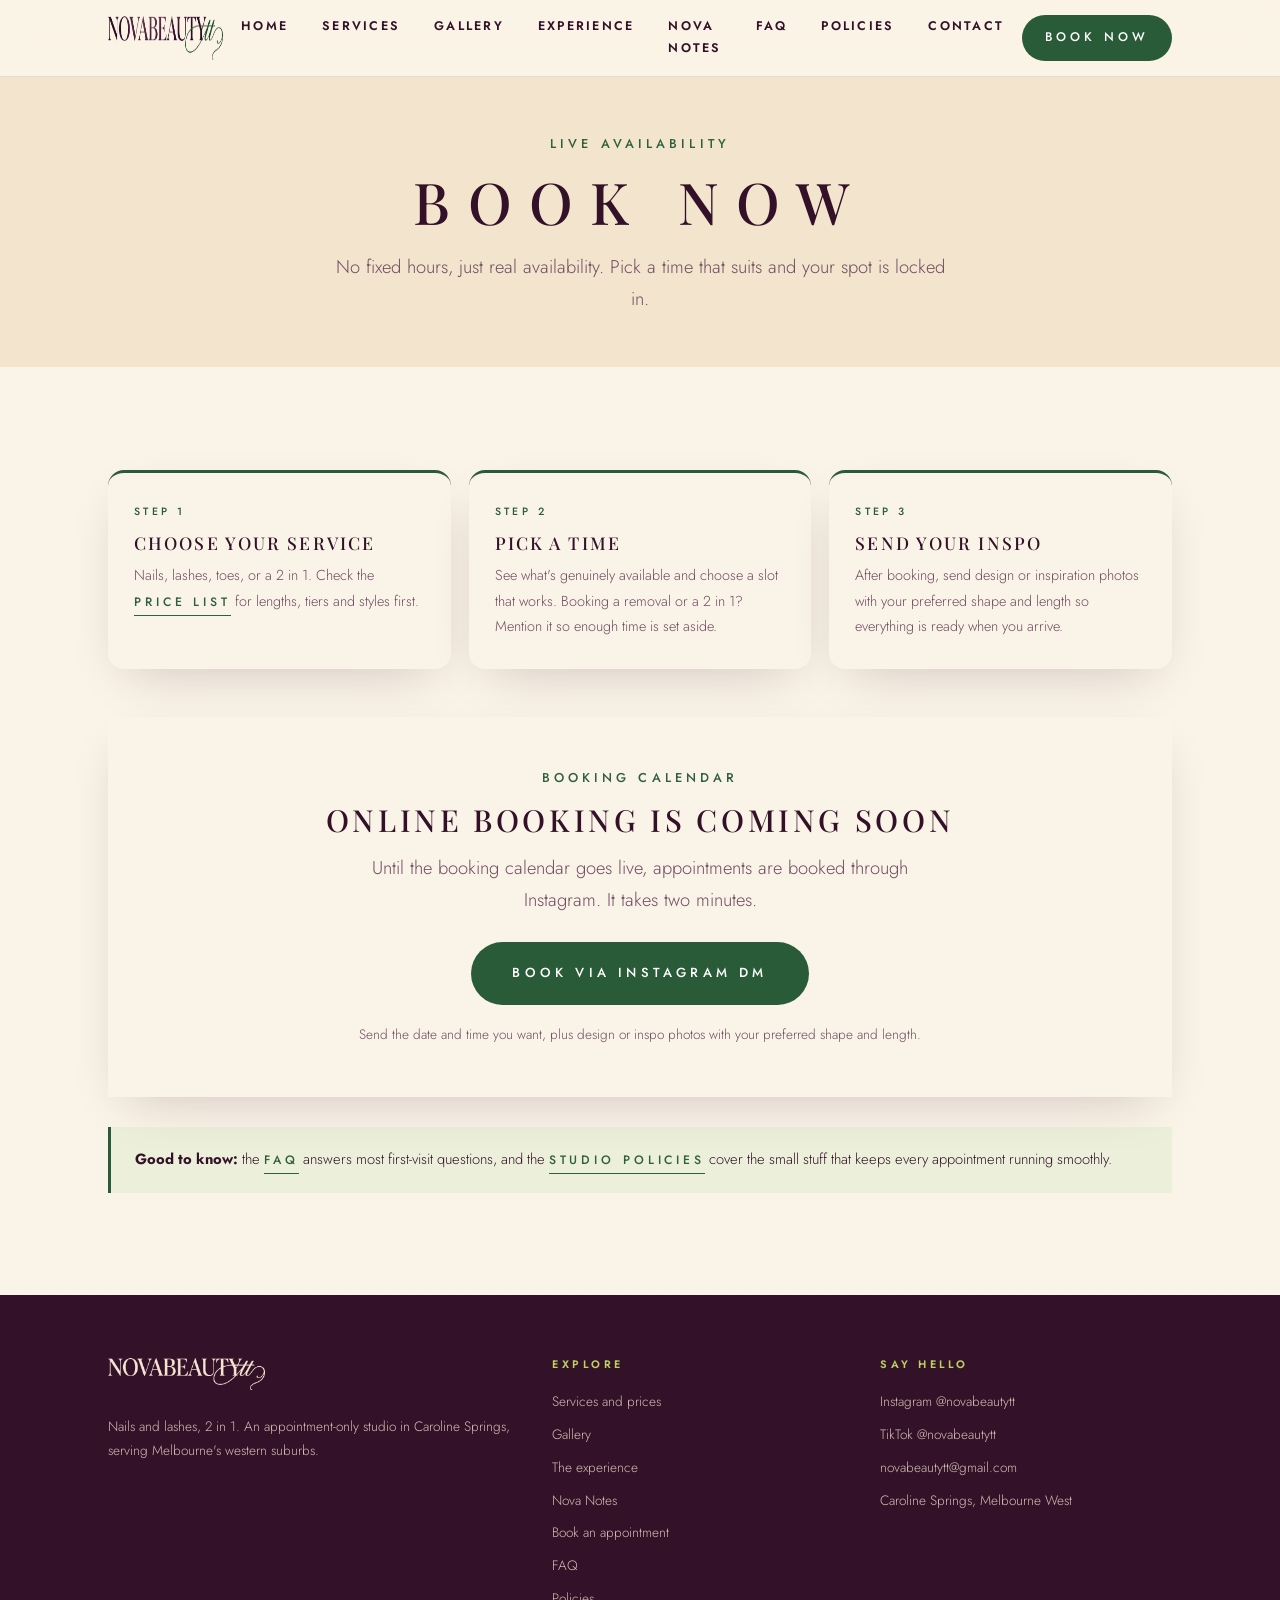
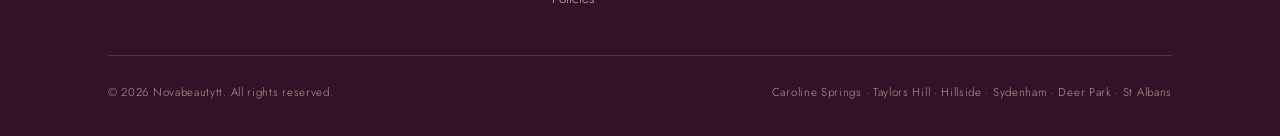
<file: booking.html>
<!DOCTYPE html>
<html lang="en-AU">
<head>
  <meta charset="UTF-8">
  <meta name="viewport" content="width=device-width, initial-scale=1.0">
  <title>Book an Appointment | Novabeautytt Caroline Springs</title>
  <meta name="description" content="Book nails, lashes or a 2 in 1 appointment at Novabeautytt in Caroline Springs. See availability and lock in a time that suits.">
  <link rel="canonical" href="https://novabeautytt.com.au/booking">
  <meta property="og:type" content="website">
  <meta property="og:site_name" content="Novabeautytt">
  <meta property="og:title" content="Book an Appointment | Novabeautytt Caroline Springs">
  <meta property="og:description" content="Book nails, lashes or a 2 in 1 appointment at Novabeautytt in Caroline Springs. See availability and lock in a time that suits.">
  <meta property="og:url" content="https://novabeautytt.com.au/booking">
  <meta property="og:image" content="https://novabeautytt.com.au/assets/img/og-image.jpg">
  <meta property="og:locale" content="en_AU">
  <meta name="twitter:card" content="summary_large_image">
  <link rel="icon" type="image/svg+xml" href="/assets/svg/favicon.svg">
  <link rel="apple-touch-icon" href="/assets/apple-touch-icon.png">
  <meta name="theme-color" content="#F5E4D2">
  <link rel="preconnect" href="https://fonts.googleapis.com">
  <link rel="preconnect" href="https://fonts.gstatic.com" crossorigin>
  <link href="https://fonts.googleapis.com/css2?family=Playfair+Display:wght@400;500;600&family=Jost:wght@300;400;500;600&display=swap" rel="stylesheet">
  <link rel="stylesheet" href="/assets/css/style.css">
  <script>document.documentElement.classList.add('js')</script>
</head>
<body>
<a class="skip-link" href="#main">Skip to content</a>
<header class="header">
  <div class="wrap header__inner">
    <a class="wordmark" href="/" aria-label="Novabeautytt home">
      <img src="/assets/img/logo.png" alt="Novabeautytt" width="1000" height="202">
    </a>
    <nav class="nav" aria-label="Main">
      <a href="/">Home</a>
      <a href="/services">Services</a>
      <a href="/gallery">Gallery</a>
      <a href="/experience">Experience</a>
      <a href="/notes">Nova Notes</a>
      <a href="/faq">FAQ</a>
      <a href="/policies">Policies</a>
      <a href="/contact">Contact</a>
    </nav>
    <a class="btn btn--green header__book js-book" href="/booking">Book now</a>
    <button class="burger" aria-expanded="false" aria-label="Open menu"><span></span></button>
  </div>
</header>

<div class="mobile-menu" role="dialog" aria-label="Menu">
  <nav aria-label="Mobile">
    <ul>
      <li><a class="mm-link" href="/"><span class="mm-num">01</span>Home</a></li>
      <li><a class="mm-link" href="/services"><span class="mm-num">02</span>Services</a></li>
      <li><a class="mm-link" href="/gallery"><span class="mm-num">03</span>Gallery</a></li>
      <li><a class="mm-link" href="/experience"><span class="mm-num">04</span>Experience</a></li>
      <li><a class="mm-link" href="/notes"><span class="mm-num">05</span>Nova Notes</a></li>
      <li><a class="mm-link" href="/faq"><span class="mm-num">06</span>FAQ</a></li>
      <li><a class="mm-link" href="/policies"><span class="mm-num">07</span>Policies</a></li>
      <li><a class="mm-link" href="/contact"><span class="mm-num">08</span>Contact</a></li>
    </ul>
  </nav>
  <div class="mobile-menu__foot">
    <a class="btn btn--green btn--lg js-book" href="/booking">Book now</a>
    <div class="mm-socials">
      <a href="https://www.instagram.com/novabeautytt" target="_blank" rel="noopener">Instagram</a>
      <a href="https://www.tiktok.com/@novabeautytt" target="_blank" rel="noopener">TikTok</a>
      <a href="mailto:novabeautytt@gmail.com">Email</a>
    </div>
  </div>
</div>

<main id="main">

<section class="section book-hero page-hero">
  <div class="wrap center">
    <span class="eyebrow">Live availability</span>
    <h1>Book now</h1>
    <p class="lede">No fixed hours, just real availability. Pick a time that suits and your spot is locked in.</p>
  </div>
</section>

<section class="section">
  <div class="wrap">
    <div class="steps reveal">
      <div class="step">
        <h3>Choose your service</h3>
        <p>Nails, lashes, toes, or a 2 in 1. Check the <a class="text-link" href="/services">price list</a> for lengths, tiers and styles first.</p>
      </div>
      <div class="step">
        <h3>Pick a time</h3>
        <p>See what's genuinely available and choose a slot that works. Booking a removal or a 2 in 1? Mention it so enough time is set aside.</p>
      </div>
      <div class="step">
        <h3>Send your inspo</h3>
        <p>After booking, send design or inspiration photos with your preferred shape and length so everything is ready when you arrive.</p>
      </div>
    </div>

    <div class="fresha-slot reveal" data-fresha-slot>
      <!-- FRESHA EMBED SLOT
           When the Fresha booking link is live, paste it into FRESHA_URL
           at the top of assets/js/main.js and this section updates itself,
           along with every Book now button across the site. -->
      <span class="eyebrow">Booking calendar</span>
      <h2 style="font-size:clamp(1.3rem,4vw,1.9rem);margin-bottom:14px">Online booking is coming soon</h2>
      <p class="lede" style="margin:0 auto 26px">Until the booking calendar goes live, appointments are booked through Instagram. It takes two minutes.</p>
      <a class="btn btn--green btn--lg" href="https://www.instagram.com/novabeautytt" target="_blank" rel="noopener">Book via Instagram DM</a>
      <p style="margin-top:18px;font-size:.85rem;color:var(--ink-soft)">Send the date and time you want, plus design or inspo photos with your preferred shape and length.</p>
    </div>

    <div class="notice reveal">
      <strong>Good to know:</strong> the <a class="text-link" href="/faq">FAQ</a> answers most first-visit questions, and the <a class="text-link" href="/policies">studio policies</a> cover the small stuff that keeps every appointment running smoothly.
    </div>
  </div>
</section>
</main>

<div class="fab-book"><a class="btn btn--green js-book" href="/booking">Book now</a></div>

<footer class="footer">
  <div class="wrap">
    <div class="footer__grid">
      <div>
        <a class="wordmark" href="/" aria-label="Novabeautytt home">
          <img src="/assets/img/logo-cream.png" alt="Novabeautytt" width="1000" height="202">
        </a>
        <p>Nails and lashes, 2 in 1. An appointment-only studio in Caroline Springs, serving Melbourne's western suburbs.</p>
      </div>
      <div>
        <h4>Explore</h4>
        <ul>
          <li><a href="/services">Services and prices</a></li>
          <li><a href="/gallery">Gallery</a></li>
          <li><a href="/experience">The experience</a></li>
          <li><a href="/notes">Nova Notes</a></li>
          <li><a href="/booking">Book an appointment</a></li>
          <li><a href="/faq">FAQ</a></li>
          <li><a href="/policies">Policies</a></li>
        </ul>
      </div>
      <div>
        <h4>Say hello</h4>
        <ul>
          <li><a href="https://www.instagram.com/novabeautytt" target="_blank" rel="noopener">Instagram @novabeautytt</a></li>
          <li><a href="https://www.tiktok.com/@novabeautytt" target="_blank" rel="noopener">TikTok @novabeautytt</a></li>
          <li><a href="mailto:novabeautytt@gmail.com">novabeautytt@gmail.com</a></li>
          <li>Caroline Springs, Melbourne West</li>
        </ul>
      </div>
    </div>
    <div class="footer__bar">
      <span>&copy; <span data-year>2026</span> Novabeautytt. All rights reserved.</span>
      <span>Caroline Springs &middot; Taylors Hill &middot; Hillside &middot; Sydenham &middot; Deer Park &middot; St Albans</span>
    </div>
  </div>
</footer>

<script src="/assets/js/main.js"></script>
</body>
</html>
</file>
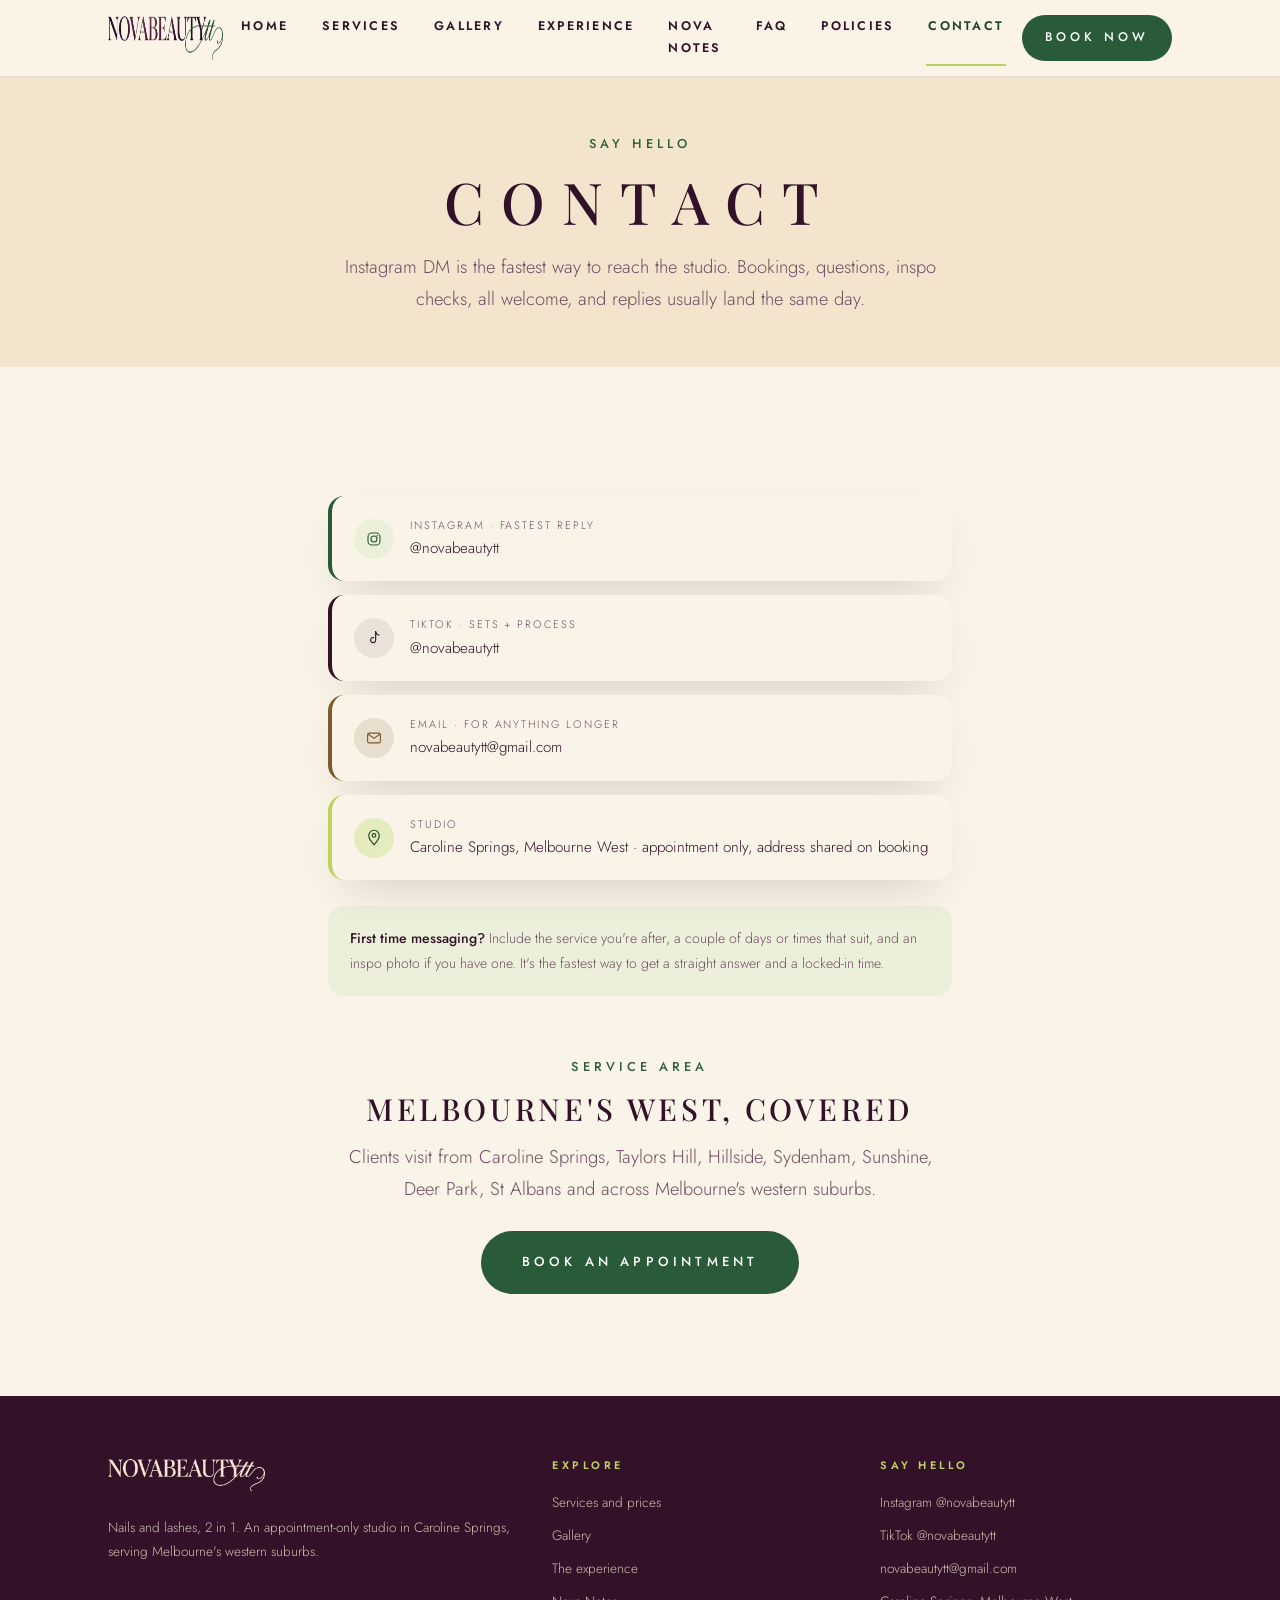
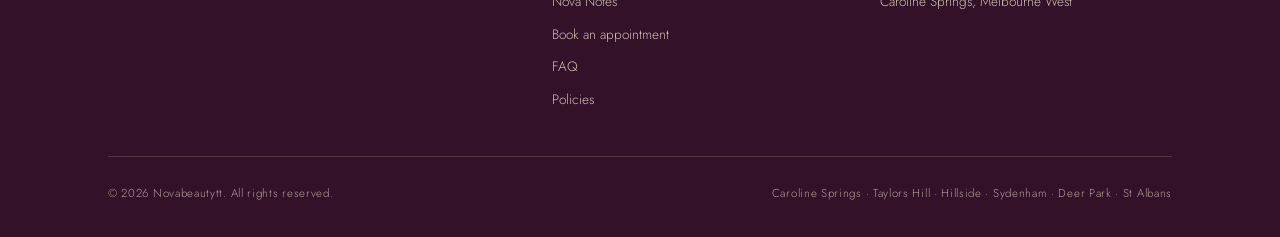
<file: contact.html>
<!DOCTYPE html>
<html lang="en-AU">
<head>
  <meta charset="UTF-8">
  <meta name="viewport" content="width=device-width, initial-scale=1.0">
  <title>Contact Novabeautytt | Caroline Springs, Melbourne West</title>
  <meta name="description" content="Get in touch with Novabeautytt on Instagram or TikTok @novabeautytt, or by email. Appointment-only studio serving Caroline Springs and Melbourne's west.">
  <link rel="canonical" href="https://novabeautytt.com.au/contact">
  <meta property="og:type" content="website">
  <meta property="og:site_name" content="Novabeautytt">
  <meta property="og:title" content="Contact Novabeautytt | Caroline Springs, Melbourne West">
  <meta property="og:description" content="Get in touch with Novabeautytt on Instagram or TikTok @novabeautytt, or by email. Appointment-only studio serving Caroline Springs and Melbourne's west.">
  <meta property="og:url" content="https://novabeautytt.com.au/contact">
  <meta property="og:image" content="https://novabeautytt.com.au/assets/img/og-image.jpg">
  <meta property="og:locale" content="en_AU">
  <meta name="twitter:card" content="summary_large_image">
  <link rel="icon" type="image/svg+xml" href="/assets/svg/favicon.svg">
  <link rel="apple-touch-icon" href="/assets/apple-touch-icon.png">
  <meta name="theme-color" content="#F5E4D2">
  <link rel="preconnect" href="https://fonts.googleapis.com">
  <link rel="preconnect" href="https://fonts.gstatic.com" crossorigin>
  <link href="https://fonts.googleapis.com/css2?family=Playfair+Display:wght@400;500;600&family=Jost:wght@300;400;500;600&display=swap" rel="stylesheet">
  <link rel="stylesheet" href="/assets/css/style.css">
  <script>document.documentElement.classList.add('js')</script>
</head>
<body>
<a class="skip-link" href="#main">Skip to content</a>
<header class="header">
  <div class="wrap header__inner">
    <a class="wordmark" href="/" aria-label="Novabeautytt home">
      <img src="/assets/img/logo.png" alt="Novabeautytt" width="1000" height="202">
    </a>
    <nav class="nav" aria-label="Main">
      <a href="/">Home</a>
      <a href="/services">Services</a>
      <a href="/gallery">Gallery</a>
      <a href="/experience">Experience</a>
      <a href="/notes">Nova Notes</a>
      <a href="/faq">FAQ</a>
      <a href="/policies">Policies</a>
      <a href="/contact" aria-current="page">Contact</a>
    </nav>
    <a class="btn btn--green header__book js-book" href="/booking">Book now</a>
    <button class="burger" aria-expanded="false" aria-label="Open menu"><span></span></button>
  </div>
</header>

<div class="mobile-menu" role="dialog" aria-label="Menu">
  <nav aria-label="Mobile">
    <ul>
      <li><a class="mm-link" href="/"><span class="mm-num">01</span>Home</a></li>
      <li><a class="mm-link" href="/services"><span class="mm-num">02</span>Services</a></li>
      <li><a class="mm-link" href="/gallery"><span class="mm-num">03</span>Gallery</a></li>
      <li><a class="mm-link" href="/experience"><span class="mm-num">04</span>Experience</a></li>
      <li><a class="mm-link" href="/notes"><span class="mm-num">05</span>Nova Notes</a></li>
      <li><a class="mm-link" href="/faq"><span class="mm-num">06</span>FAQ</a></li>
      <li><a class="mm-link" href="/policies"><span class="mm-num">07</span>Policies</a></li>
      <li><a class="mm-link" href="/contact" aria-current="page"><span class="mm-num">08</span>Contact</a></li>
    </ul>
  </nav>
  <div class="mobile-menu__foot">
    <a class="btn btn--green btn--lg js-book" href="/booking">Book now</a>
    <div class="mm-socials">
      <a href="https://www.instagram.com/novabeautytt" target="_blank" rel="noopener">Instagram</a>
      <a href="https://www.tiktok.com/@novabeautytt" target="_blank" rel="noopener">TikTok</a>
      <a href="mailto:novabeautytt@gmail.com">Email</a>
    </div>
  </div>
</div>

<main id="main">

<section class="section section--blush page-hero">
  <div class="wrap center">
    <span class="eyebrow">Say hello</span>
    <h1>Contact</h1>
    <p class="lede">Instagram DM is the fastest way to reach the studio. Bookings, questions, inspo checks, all welcome, and replies usually land the same day.</p>
  </div>
</section>

<section class="section">
  <div class="wrap" style="max-width:720px">
    <div class="contact-list reveal">
      <a class="c-instagram" href="https://www.instagram.com/novabeautytt" target="_blank" rel="noopener">
        <span class="ic"><svg viewBox="0 0 24 24" fill="none" aria-hidden="true"><rect x="4" y="4" width="16" height="16" rx="5" stroke="currentColor" stroke-width="1.5"/><circle cx="12" cy="12" r="4" stroke="currentColor" stroke-width="1.5"/><circle cx="16.3" cy="7.7" r="1" fill="currentColor"/></svg></span>
        <span><small>Instagram &middot; fastest reply</small>@novabeautytt</span>
      </a>
      <a class="c-tiktok" href="https://www.tiktok.com/@novabeautytt" target="_blank" rel="noopener">
        <span class="ic ic--tiktok"><svg viewBox="0 0 24 24" fill="none" aria-hidden="true"><path d="M14.2 3.5v11.3a3.4 3.4 0 1 1-2.6-3.3" stroke="currentColor" stroke-width="1.5" stroke-linecap="round"/><path d="M14.2 3.5c.4 2.5 2.1 4.2 4.6 4.5" stroke="currentColor" stroke-width="1.5" stroke-linecap="round"/></svg></span>
        <span><small>TikTok &middot; sets + process</small>@novabeautytt</span>
      </a>
      <a class="c-email" href="mailto:novabeautytt@gmail.com">
        <span class="ic ic--email"><svg viewBox="0 0 24 24" fill="none" aria-hidden="true"><rect x="3.5" y="5.5" width="17" height="13" rx="2" stroke="currentColor" stroke-width="1.5"/><path d="m4.5 7 7.5 5.5L19.5 7" stroke="currentColor" stroke-width="1.5" stroke-linecap="round" stroke-linejoin="round"/></svg></span>
        <span><small>Email &middot; for anything longer</small>novabeautytt@gmail.com</span>
      </a>
      <div class="c-studio">
        <span class="ic ic--studio"><svg viewBox="0 0 24 24" fill="none" aria-hidden="true"><path d="M12 21s7-7.3 7-12.3A7 7 0 1 0 5 8.7C5 13.7 12 21 12 21Z" stroke="currentColor" stroke-width="1.5"/><circle cx="12" cy="8.6" r="2.4" stroke="currentColor" stroke-width="1.5"/></svg></span>
        <span><small>Studio</small>Caroline Springs, Melbourne West &middot; appointment only, address shared on booking</span>
      </div>
    </div>

    <div class="contact-note reveal">
      <b>First time messaging?</b> Include the service you're after, a couple of days or times that suit, and an inspo photo if you have one. It's the fastest way to get a straight answer and a locked-in time.
    </div>

    <div class="center reveal" style="margin-top:clamp(40px,7vw,60px)">
      <span class="eyebrow">Service area</span>
      <h2 style="font-size:clamp(1.3rem,4vw,1.9rem);margin-bottom:14px">Melbourne's west, covered</h2>
      <p class="lede" style="margin:0 auto 26px">Clients visit from Caroline Springs, Taylors Hill, Hillside, Sydenham, Sunshine, Deer Park, St Albans and across Melbourne's western suburbs.</p>
      <a class="btn btn--green btn--lg js-book" href="/booking">Book an appointment</a>
    </div>
  </div>
</section>
</main>

<div class="fab-book"><a class="btn btn--green js-book" href="/booking">Book now</a></div>

<footer class="footer">
  <div class="wrap">
    <div class="footer__grid">
      <div>
        <a class="wordmark" href="/" aria-label="Novabeautytt home">
          <img src="/assets/img/logo-cream.png" alt="Novabeautytt" width="1000" height="202">
        </a>
        <p>Nails and lashes, 2 in 1. An appointment-only studio in Caroline Springs, serving Melbourne's western suburbs.</p>
      </div>
      <div>
        <h4>Explore</h4>
        <ul>
          <li><a href="/services">Services and prices</a></li>
          <li><a href="/gallery">Gallery</a></li>
          <li><a href="/experience">The experience</a></li>
          <li><a href="/notes">Nova Notes</a></li>
          <li><a href="/booking">Book an appointment</a></li>
          <li><a href="/faq">FAQ</a></li>
          <li><a href="/policies">Policies</a></li>
        </ul>
      </div>
      <div>
        <h4>Say hello</h4>
        <ul>
          <li><a href="https://www.instagram.com/novabeautytt" target="_blank" rel="noopener">Instagram @novabeautytt</a></li>
          <li><a href="https://www.tiktok.com/@novabeautytt" target="_blank" rel="noopener">TikTok @novabeautytt</a></li>
          <li><a href="mailto:novabeautytt@gmail.com">novabeautytt@gmail.com</a></li>
          <li>Caroline Springs, Melbourne West</li>
        </ul>
      </div>
    </div>
    <div class="footer__bar">
      <span>&copy; <span data-year>2026</span> Novabeautytt. All rights reserved.</span>
      <span>Caroline Springs &middot; Taylors Hill &middot; Hillside &middot; Sydenham &middot; Deer Park &middot; St Albans</span>
    </div>
  </div>
</footer>

<script src="/assets/js/main.js"></script>
</body>
</html>
</file>
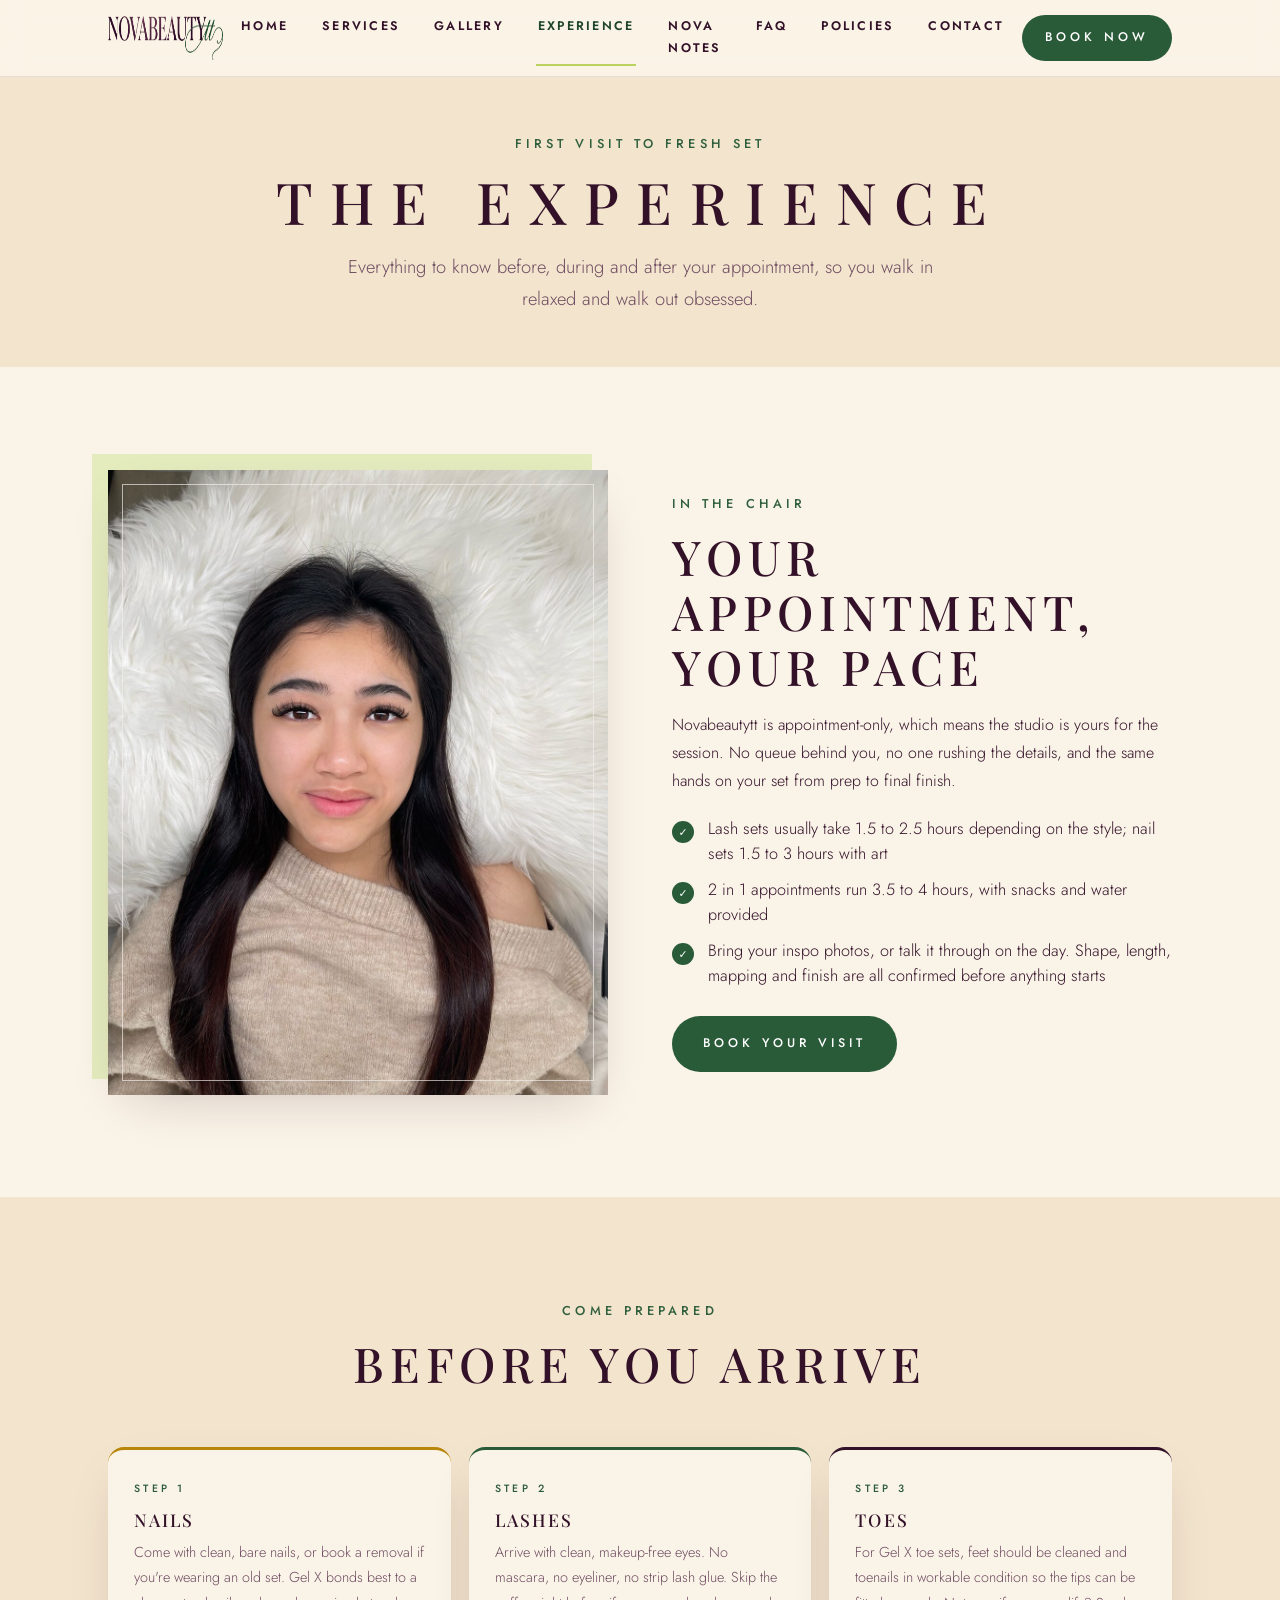
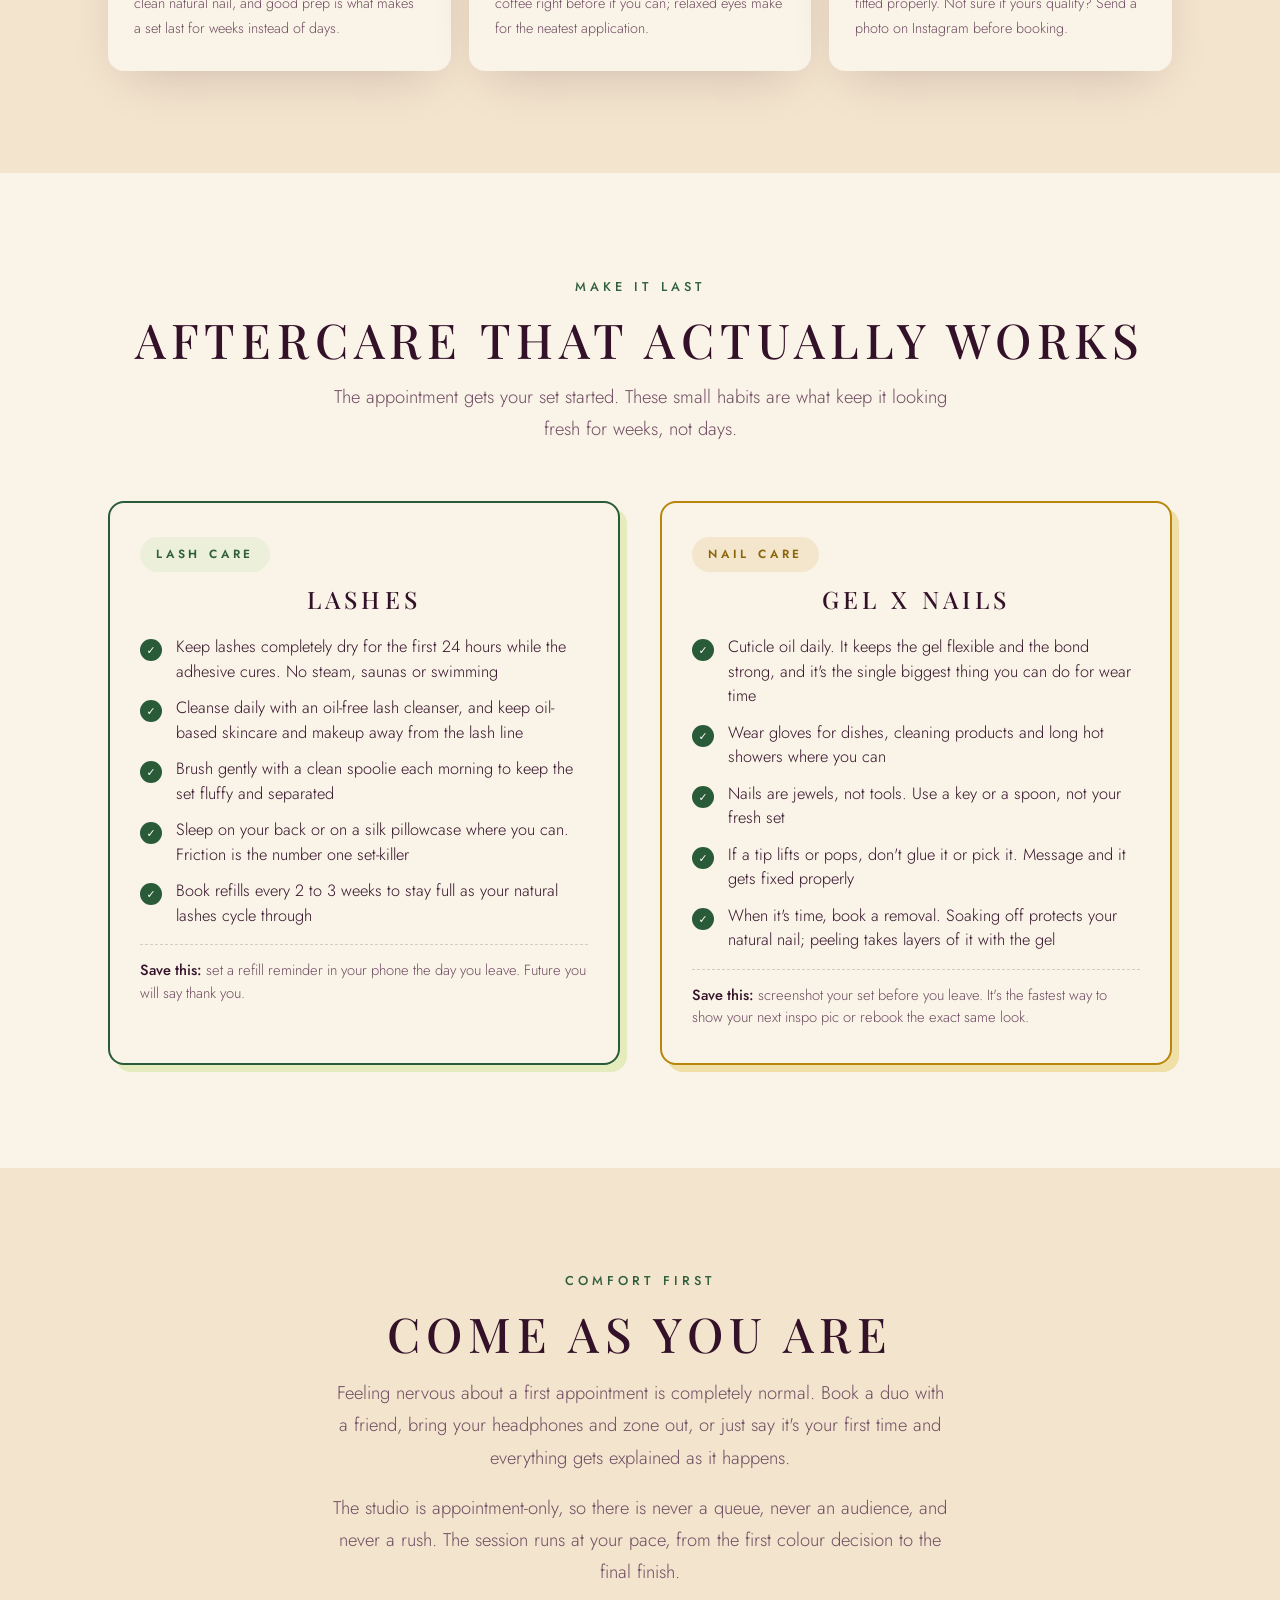
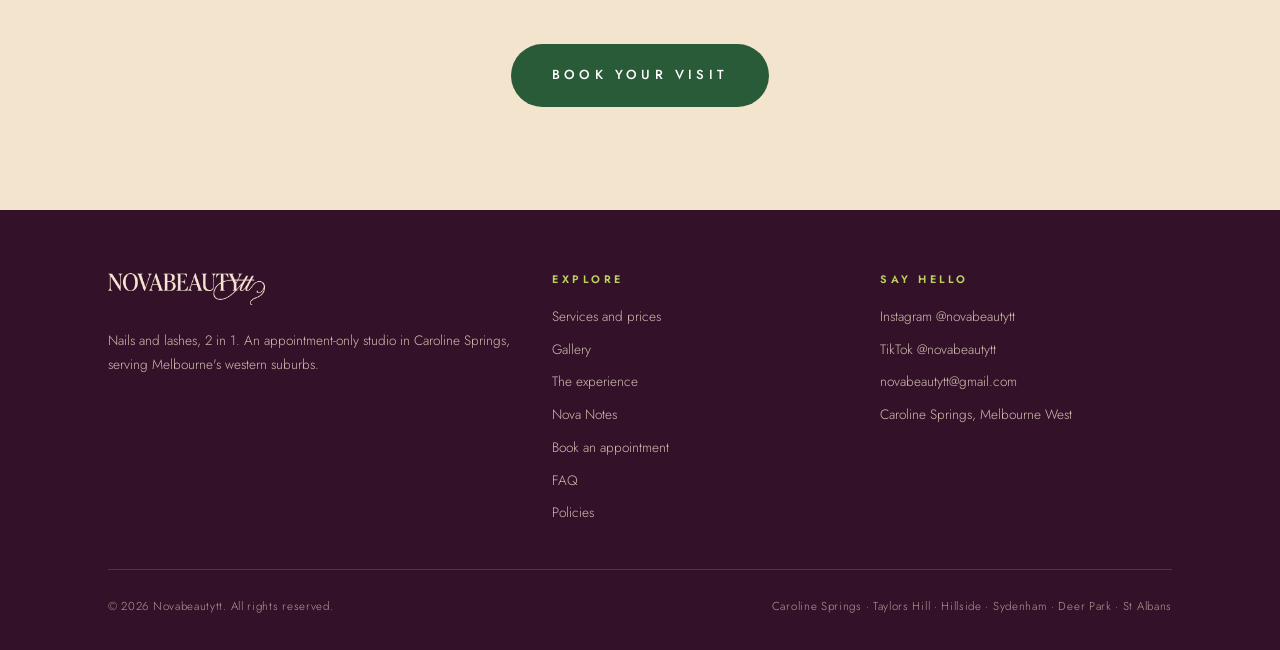
<file: experience.html>
<!DOCTYPE html>
<html lang="en-AU">
<head>
  <meta charset="UTF-8">
  <meta name="viewport" content="width=device-width, initial-scale=1.0">
  <title>The Novabeautytt Experience | Prep, Aftercare and What to Expect</title>
  <meta name="description" content="What a Novabeautytt appointment feels like: how to prep, how long sets take, aftercare for lashes and Gel X nails, and the comfort-first studio policy.">
  <link rel="canonical" href="https://novabeautytt.com.au/experience">
  <meta property="og:type" content="website">
  <meta property="og:site_name" content="Novabeautytt">
  <meta property="og:title" content="The Novabeautytt Experience | Prep, Aftercare and What to Expect">
  <meta property="og:description" content="What a Novabeautytt appointment feels like: how to prep, how long sets take, aftercare for lashes and Gel X nails, and the comfort-first studio policy.">
  <meta property="og:url" content="https://novabeautytt.com.au/experience">
  <meta property="og:image" content="https://novabeautytt.com.au/assets/img/og-image.jpg">
  <meta property="og:locale" content="en_AU">
  <meta name="twitter:card" content="summary_large_image">
  <link rel="icon" type="image/svg+xml" href="/assets/svg/favicon.svg">
  <link rel="apple-touch-icon" href="/assets/apple-touch-icon.png">
  <meta name="theme-color" content="#F5E4D2">
  <link rel="preconnect" href="https://fonts.googleapis.com">
  <link rel="preconnect" href="https://fonts.gstatic.com" crossorigin>
  <link href="https://fonts.googleapis.com/css2?family=Playfair+Display:wght@400;500;600&family=Jost:wght@300;400;500;600&display=swap" rel="stylesheet">
  <link rel="stylesheet" href="/assets/css/style.css">
  <script>document.documentElement.classList.add('js')</script>
</head>
<body>
<a class="skip-link" href="#main">Skip to content</a>
<header class="header">
  <div class="wrap header__inner">
    <a class="wordmark" href="/" aria-label="Novabeautytt home">
      <img src="/assets/img/logo.png" alt="Novabeautytt" width="1000" height="202">
    </a>
    <nav class="nav" aria-label="Main">
      <a href="/">Home</a>
      <a href="/services">Services</a>
      <a href="/gallery">Gallery</a>
      <a href="/experience" aria-current="page">Experience</a>
      <a href="/notes">Nova Notes</a>
      <a href="/faq">FAQ</a>
      <a href="/policies">Policies</a>
      <a href="/contact">Contact</a>
    </nav>
    <a class="btn btn--green header__book js-book" href="/booking">Book now</a>
    <button class="burger" aria-expanded="false" aria-label="Open menu"><span></span></button>
  </div>
</header>

<div class="mobile-menu" role="dialog" aria-label="Menu">
  <nav aria-label="Mobile">
    <ul>
      <li><a class="mm-link" href="/"><span class="mm-num">01</span>Home</a></li>
      <li><a class="mm-link" href="/services"><span class="mm-num">02</span>Services</a></li>
      <li><a class="mm-link" href="/gallery"><span class="mm-num">03</span>Gallery</a></li>
      <li><a class="mm-link" href="/experience" aria-current="page"><span class="mm-num">04</span>Experience</a></li>
      <li><a class="mm-link" href="/notes"><span class="mm-num">05</span>Nova Notes</a></li>
      <li><a class="mm-link" href="/faq"><span class="mm-num">06</span>FAQ</a></li>
      <li><a class="mm-link" href="/policies"><span class="mm-num">07</span>Policies</a></li>
      <li><a class="mm-link" href="/contact"><span class="mm-num">08</span>Contact</a></li>
    </ul>
  </nav>
  <div class="mobile-menu__foot">
    <a class="btn btn--green btn--lg js-book" href="/booking">Book now</a>
    <div class="mm-socials">
      <a href="https://www.instagram.com/novabeautytt" target="_blank" rel="noopener">Instagram</a>
      <a href="https://www.tiktok.com/@novabeautytt" target="_blank" rel="noopener">TikTok</a>
      <a href="mailto:novabeautytt@gmail.com">Email</a>
    </div>
  </div>
</div>

<main id="main">

<section class="section section--blush page-hero">
  <div class="wrap center">
    <span class="eyebrow">First visit to fresh set</span>
    <h1>The experience</h1>
    <p class="lede">Everything to know before, during and after your appointment, so you walk in relaxed and walk out obsessed.</p>
  </div>
</section>

<section class="section">
  <div class="wrap">
    <div class="split">
      <div class="split__media split__media--offset reveal">
        <img src="/assets/img/full/portrait-03.jpg" alt="Portrait of a Novabeautytt client with a fresh lash set" loading="lazy">
        <span class="frame"></span>
      </div>
      <div class="split__body reveal">
        <span class="eyebrow">In the chair</span>
        <h2>Your appointment, your pace</h2>
        <p>Novabeautytt is appointment-only, which means the studio is yours for the session. No queue behind you, no one rushing the details, and the same hands on your set from prep to final finish.</p>
        <ul class="ticks">
          <li>Lash sets usually take 1.5 to 2.5 hours depending on the style; nail sets 1.5 to 3 hours with art</li>
          <li>2 in 1 appointments run 3.5 to 4 hours, with snacks and water provided</li>
          <li>Bring your inspo photos, or talk it through on the day. Shape, length, mapping and finish are all confirmed before anything starts</li>
        </ul>
        <a class="btn btn--green js-book" href="/booking">Book your visit</a>
      </div>
    </div>
  </div>
</section>

<section class="section section--blush" id="prep">
  <div class="wrap">
    <div class="section-head center reveal">
      <span class="eyebrow">Come prepared</span>
      <h2>Before you arrive</h2>
    </div>
    <div class="steps">
      <div class="step step--gold reveal">
        <h3>Nails</h3>
        <p>Come with clean, bare nails, or book a removal if you're wearing an old set. Gel X bonds best to a clean natural nail, and good prep is what makes a set last for weeks instead of days.</p>
      </div>
      <div class="step reveal">
        <h3>Lashes</h3>
        <p>Arrive with clean, makeup-free eyes. No mascara, no eyeliner, no strip lash glue. Skip the coffee right before if you can; relaxed eyes make for the neatest application.</p>
      </div>
      <div class="step step--ink reveal">
        <h3>Toes</h3>
        <p>For Gel X toe sets, feet should be cleaned and toenails in workable condition so the tips can be fitted properly. Not sure if yours qualify? Send a photo on Instagram before booking.</p>
      </div>
    </div>
  </div>
</section>

<section class="section" id="aftercare">
  <div class="wrap">
    <div class="section-head center reveal">
      <span class="eyebrow">Make it last</span>
      <h2>Aftercare that actually works</h2>
      <p class="lede">The appointment gets your set started. These small habits are what keep it looking fresh for weeks, not days.</p>
    </div>
    <div class="grid-2">
      <div class="care-card reveal">
        <span class="tag-badge">Lash care</span>
        <h3 style="text-align:center;letter-spacing:.18em;margin-bottom:16px">Lashes</h3>
        <ul class="ticks">
          <li>Keep lashes completely dry for the first 24 hours while the adhesive cures. No steam, saunas or swimming</li>
          <li>Cleanse daily with an oil-free lash cleanser, and keep oil-based skincare and makeup away from the lash line</li>
          <li>Brush gently with a clean spoolie each morning to keep the set fluffy and separated</li>
          <li>Sleep on your back or on a silk pillowcase where you can. Friction is the number one set-killer</li>
          <li>Book refills every 2 to 3 weeks to stay full as your natural lashes cycle through</li>
        </ul>
        <p class="save-tip"><b>Save this:</b> set a refill reminder in your phone the day you leave. Future you will say thank you.</p>
      </div>
      <div class="care-card care-card--gold reveal">
        <span class="tag-badge tag-badge--gold">Nail care</span>
        <h3 style="text-align:center;letter-spacing:.18em;margin-bottom:16px">Gel X nails</h3>
        <ul class="ticks">
          <li>Cuticle oil daily. It keeps the gel flexible and the bond strong, and it's the single biggest thing you can do for wear time</li>
          <li>Wear gloves for dishes, cleaning products and long hot showers where you can</li>
          <li>Nails are jewels, not tools. Use a key or a spoon, not your fresh set</li>
          <li>If a tip lifts or pops, don't glue it or pick it. Message and it gets fixed properly</li>
          <li>When it's time, book a removal. Soaking off protects your natural nail; peeling takes layers of it with the gel</li>
        </ul>
        <p class="save-tip"><b>Save this:</b> screenshot your set before you leave. It's the fastest way to show your next inspo pic or rebook the exact same look.</p>
      </div>
    </div>
  </div>
</section>

<section class="section section--blush">
  <div class="wrap" style="max-width:820px">
    <div class="center reveal">
      <span class="eyebrow">Comfort first</span>
      <h2 style="margin-bottom:16px">Come as you are</h2>
      <p class="lede" style="margin:0 auto 18px">Feeling nervous about a first appointment is completely normal. Book a duo with a friend, bring your headphones and zone out, or just say it's your first time and everything gets explained as it happens.</p>
      <p class="lede" style="margin:0 auto">The studio is appointment-only, so there is never a queue, never an audience, and never a rush. The session runs at your pace, from the first colour decision to the final finish.</p>
    </div>
    <div class="center" style="margin-top:clamp(36px,6vw,56px)">
      <a class="btn btn--green btn--lg js-book" href="/booking">Book your visit</a>
    </div>
  </div>
</section>
</main>

<div class="fab-book"><a class="btn btn--green js-book" href="/booking">Book now</a></div>

<footer class="footer">
  <div class="wrap">
    <div class="footer__grid">
      <div>
        <a class="wordmark" href="/" aria-label="Novabeautytt home">
          <img src="/assets/img/logo-cream.png" alt="Novabeautytt" width="1000" height="202">
        </a>
        <p>Nails and lashes, 2 in 1. An appointment-only studio in Caroline Springs, serving Melbourne's western suburbs.</p>
      </div>
      <div>
        <h4>Explore</h4>
        <ul>
          <li><a href="/services">Services and prices</a></li>
          <li><a href="/gallery">Gallery</a></li>
          <li><a href="/experience">The experience</a></li>
          <li><a href="/notes">Nova Notes</a></li>
          <li><a href="/booking">Book an appointment</a></li>
          <li><a href="/faq">FAQ</a></li>
          <li><a href="/policies">Policies</a></li>
        </ul>
      </div>
      <div>
        <h4>Say hello</h4>
        <ul>
          <li><a href="https://www.instagram.com/novabeautytt" target="_blank" rel="noopener">Instagram @novabeautytt</a></li>
          <li><a href="https://www.tiktok.com/@novabeautytt" target="_blank" rel="noopener">TikTok @novabeautytt</a></li>
          <li><a href="mailto:novabeautytt@gmail.com">novabeautytt@gmail.com</a></li>
          <li>Caroline Springs, Melbourne West</li>
        </ul>
      </div>
    </div>
    <div class="footer__bar">
      <span>&copy; <span data-year>2026</span> Novabeautytt. All rights reserved.</span>
      <span>Caroline Springs &middot; Taylors Hill &middot; Hillside &middot; Sydenham &middot; Deer Park &middot; St Albans</span>
    </div>
  </div>
</footer>

<script src="/assets/js/main.js"></script>
</body>
</html>
</file>
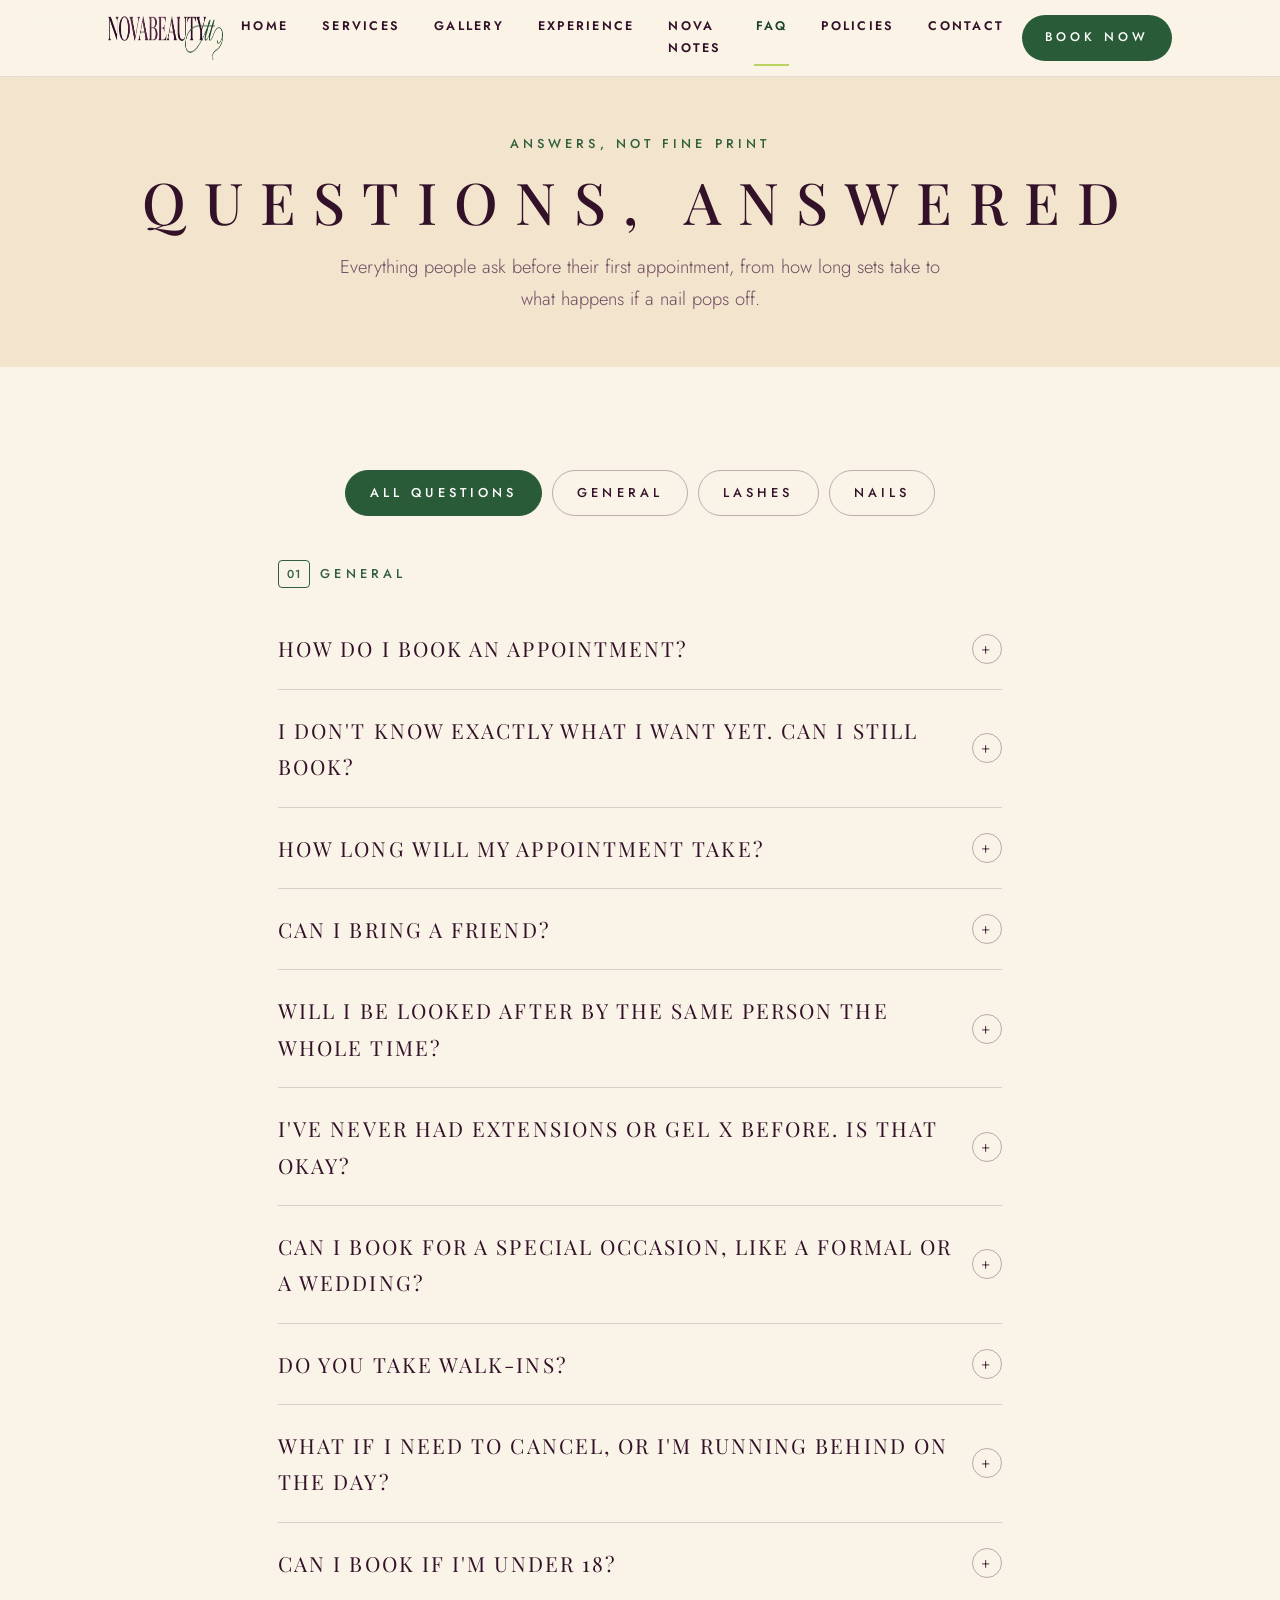
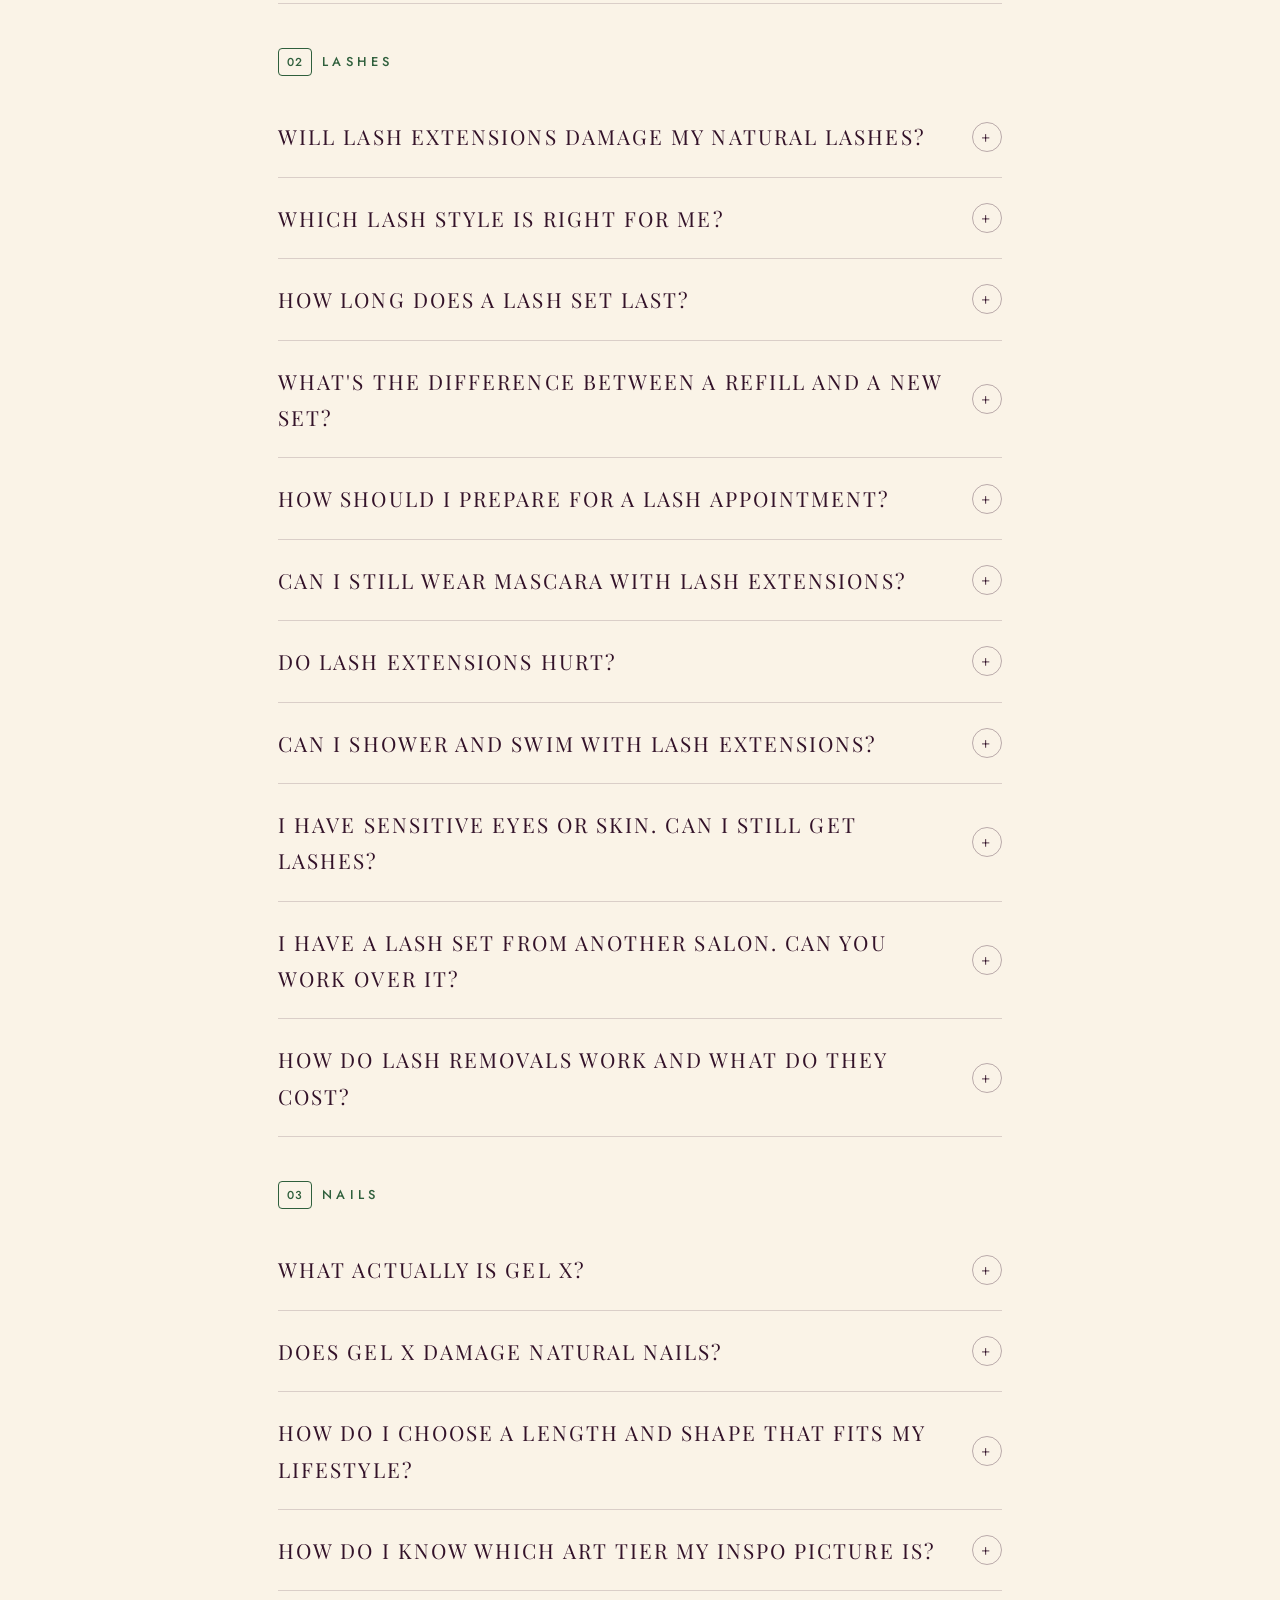
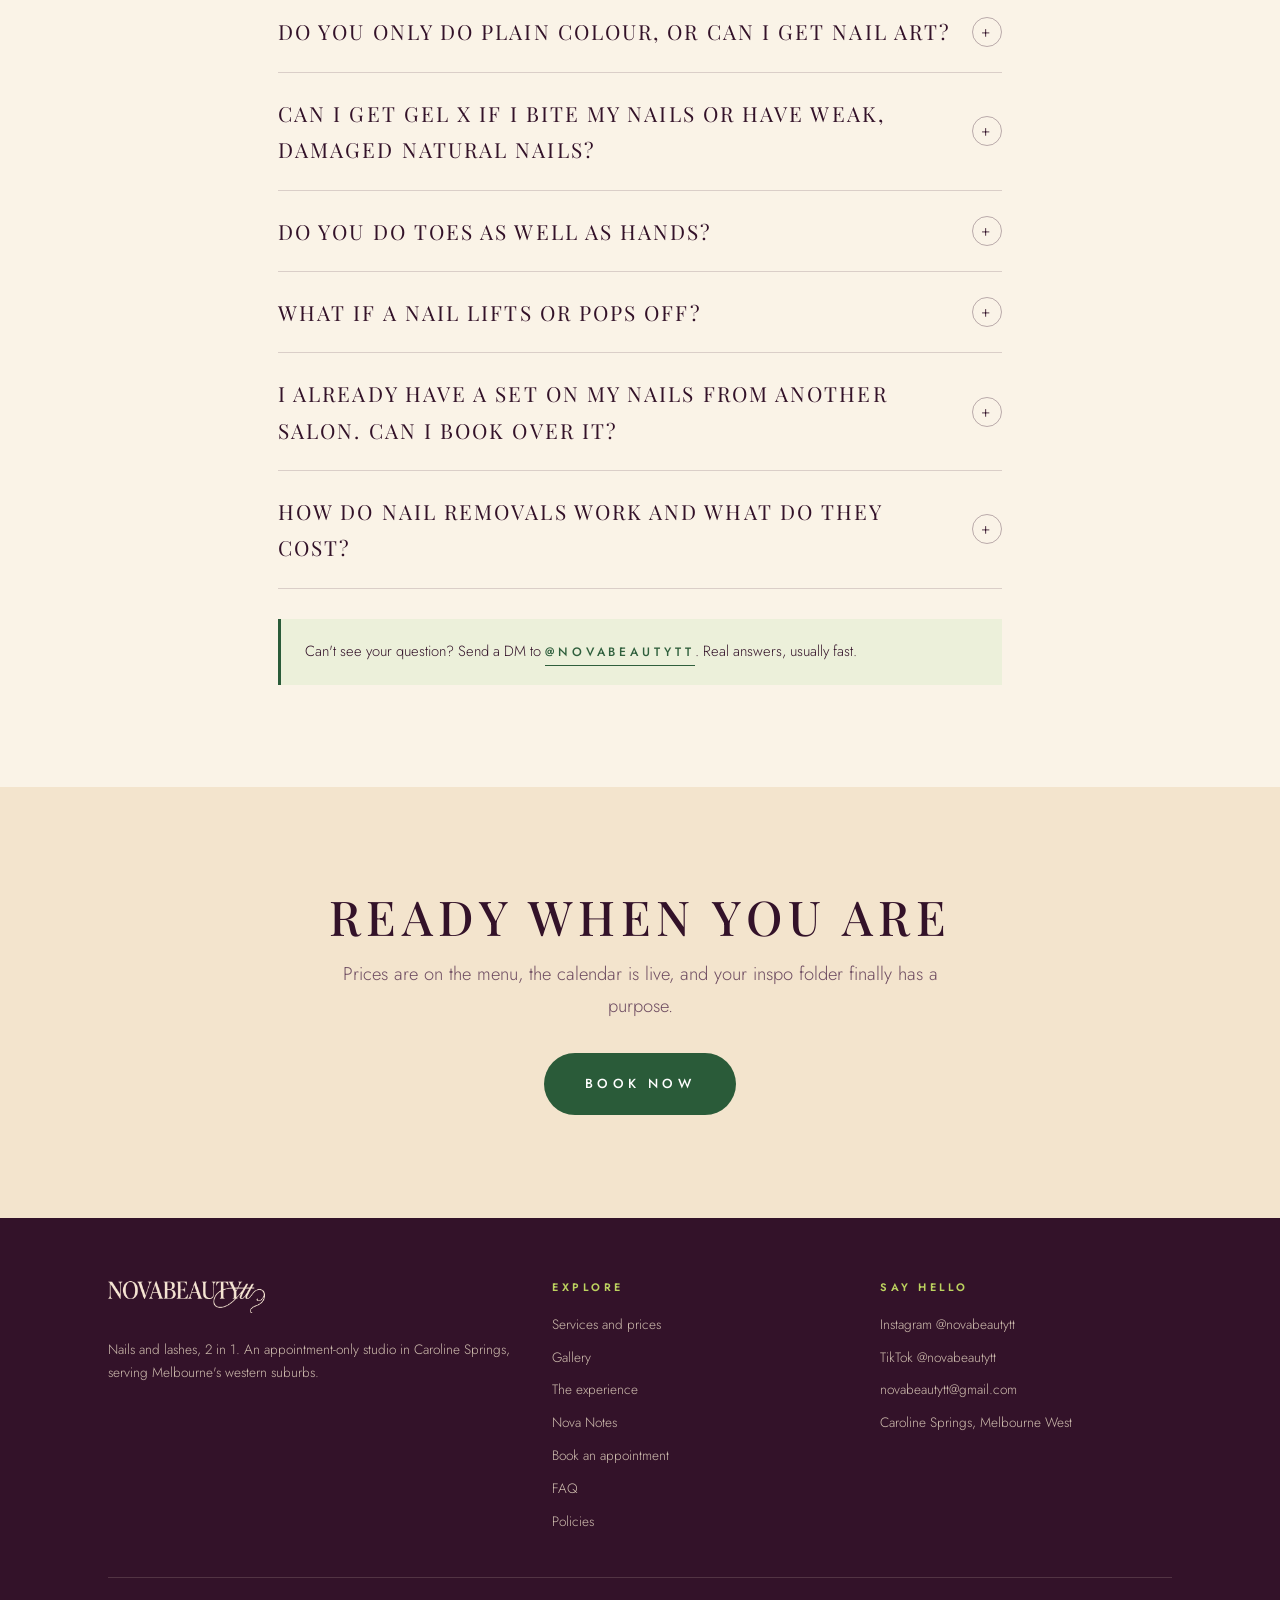
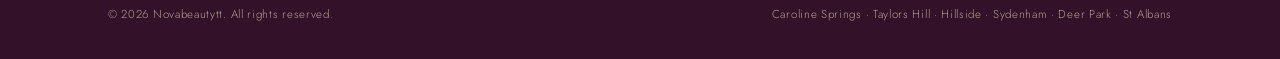
<file: faq.html>
<!DOCTYPE html>
<html lang="en-AU">
<head>
  <meta charset="UTF-8">
  <meta name="viewport" content="width=device-width, initial-scale=1.0">
  <title>FAQ | Lash Extensions and Gel X Nails Explained | Novabeautytt</title>
  <meta name="description" content="Answers to the most asked questions about lash extensions, Gel X nails, refills, removals, prep and booking at Novabeautytt in Caroline Springs.">
  <link rel="canonical" href="https://novabeautytt.com.au/faq">
  <meta property="og:type" content="website">
  <meta property="og:site_name" content="Novabeautytt">
  <meta property="og:title" content="FAQ | Lash Extensions and Gel X Nails Explained | Novabeautytt">
  <meta property="og:description" content="Answers to the most asked questions about lash extensions, Gel X nails, refills, removals, prep and booking at Novabeautytt in Caroline Springs.">
  <meta property="og:url" content="https://novabeautytt.com.au/faq">
  <meta property="og:image" content="https://novabeautytt.com.au/assets/img/og-image.jpg">
  <meta property="og:locale" content="en_AU">
  <meta name="twitter:card" content="summary_large_image">
  <link rel="icon" type="image/svg+xml" href="/assets/svg/favicon.svg">
  <link rel="apple-touch-icon" href="/assets/apple-touch-icon.png">
  <meta name="theme-color" content="#F5E4D2">
  <link rel="preconnect" href="https://fonts.googleapis.com">
  <link rel="preconnect" href="https://fonts.gstatic.com" crossorigin>
  <link href="https://fonts.googleapis.com/css2?family=Playfair+Display:wght@400;500;600&family=Jost:wght@300;400;500;600&display=swap" rel="stylesheet">
  <link rel="stylesheet" href="/assets/css/style.css">
  <script>document.documentElement.classList.add('js')</script>
</head>
<body>
<a class="skip-link" href="#main">Skip to content</a>
<header class="header">
  <div class="wrap header__inner">
    <a class="wordmark" href="/" aria-label="Novabeautytt home">
      <img src="/assets/img/logo.png" alt="Novabeautytt" width="1000" height="202">
    </a>
    <nav class="nav" aria-label="Main">
      <a href="/">Home</a>
      <a href="/services">Services</a>
      <a href="/gallery">Gallery</a>
      <a href="/experience">Experience</a>
      <a href="/notes">Nova Notes</a>
      <a href="/faq" aria-current="page">FAQ</a>
      <a href="/policies">Policies</a>
      <a href="/contact">Contact</a>
    </nav>
    <a class="btn btn--green header__book js-book" href="/booking">Book now</a>
    <button class="burger" aria-expanded="false" aria-label="Open menu"><span></span></button>
  </div>
</header>

<div class="mobile-menu" role="dialog" aria-label="Menu">
  <nav aria-label="Mobile">
    <ul>
      <li><a class="mm-link" href="/"><span class="mm-num">01</span>Home</a></li>
      <li><a class="mm-link" href="/services"><span class="mm-num">02</span>Services</a></li>
      <li><a class="mm-link" href="/gallery"><span class="mm-num">03</span>Gallery</a></li>
      <li><a class="mm-link" href="/experience"><span class="mm-num">04</span>Experience</a></li>
      <li><a class="mm-link" href="/notes"><span class="mm-num">05</span>Nova Notes</a></li>
      <li><a class="mm-link" href="/faq" aria-current="page"><span class="mm-num">06</span>FAQ</a></li>
      <li><a class="mm-link" href="/policies"><span class="mm-num">07</span>Policies</a></li>
      <li><a class="mm-link" href="/contact"><span class="mm-num">08</span>Contact</a></li>
    </ul>
  </nav>
  <div class="mobile-menu__foot">
    <a class="btn btn--green btn--lg js-book" href="/booking">Book now</a>
    <div class="mm-socials">
      <a href="https://www.instagram.com/novabeautytt" target="_blank" rel="noopener">Instagram</a>
      <a href="https://www.tiktok.com/@novabeautytt" target="_blank" rel="noopener">TikTok</a>
      <a href="mailto:novabeautytt@gmail.com">Email</a>
    </div>
  </div>
</div>

<main id="main">

<section class="section section--blush page-hero">
  <div class="wrap center">
    <span class="eyebrow">Answers, not fine print</span>
    <h1>Questions, answered</h1>
    <p class="lede">Everything people ask before their first appointment, from how long sets take to what happens if a nail pops off.</p>
  </div>
</section>
<section class="section">
  <div class="wrap" style="max-width:820px">
    <div class="filters reveal" role="group" aria-label="Filter questions by topic">
      <button class="filter-btn is-active" type="button" data-faq-filter="all">All questions</button>
      <button class="filter-btn" type="button" data-faq-filter="general">General</button>
      <button class="filter-btn" type="button" data-faq-filter="lashes">Lashes</button>
      <button class="filter-btn" type="button" data-faq-filter="nails">Nails</button>
    </div>

    <div class="faq-panel" data-group="general">
      <div class="faq-group reveal">
        <span class="eyebrow"><i class="idx">01</i>General</span>
      </div>
      <details class="acc-item reveal">
        <summary>How do I book an appointment? <span class="ind">+</span></summary>
        <div class="acc-body"><p>Through the <a class="text-link" href="/booking">booking page</a>, or by sending a DM on Instagram with the service you want and the times that suit. Either way works, whichever feels easier.</p></div>
      </details>
      <details class="acc-item reveal">
        <summary>I don't know exactly what I want yet. Can I still book? <span class="ind">+</span></summary>
        <div class="acc-body"><p>Absolutely. Book the service type, then send inspo photos of looks you love. The style, length and art tier get confirmed together before your appointment, so nothing is locked in blind.</p></div>
      </details>
      <details class="acc-item reveal">
        <summary>How long will my appointment take? <span class="ind">+</span></summary>
        <div class="acc-body"><p>Lash full sets take 1.5 to 2.5 hours depending on the style. Gel X nail sets run 1.5 to 3 hours depending on length and art. A 2 in 1 appointment covering both is usually 3.5 to 4 hours, with snacks and water provided.</p></div>
      </details>
      <details class="acc-item reveal">
        <summary>Can I bring a friend? <span class="ind">+</span></summary>
        <div class="acc-body"><p>Yes! Duo bookings mean you and a friend get your chosen services at the same time, side by side. It is the easiest way to feel at ease, especially for a first visit.</p></div>
      </details>
      <details class="acc-item reveal">
        <summary>Will I be looked after by the same person the whole time? <span class="ind">+</span></summary>
        <div class="acc-body"><p>Always. Novabeautytt is an appointment-only studio built around one-on-one care: the same technician maps your lashes, builds your nails and sees your appointment through from start to finish. That means no handovers, no waiting on someone else's chair to free up, and a set that is planned as one cohesive look rather than two separate jobs.</p></div>
      </details>
      <details class="acc-item reveal">
        <summary>I've never had extensions or Gel X before. Is that okay? <span class="ind">+</span></summary>
        <div class="acc-body"><p>More than okay. Just mention it is your first time and every step gets explained as it happens. The pace is set by you.</p></div>
      </details>
      <details class="acc-item reveal">
        <summary>Can I book for a special occasion, like a formal or a wedding? <span class="ind">+</span></summary>
        <div class="acc-body"><p>Yes, and it's genuinely one of the best reasons to book ahead. Formal season and wedding weekends fill fast, so lock in a date as early as you can, mention the event when booking, and send inspo photos so the look can be planned around your outfit and how long it needs to last.</p></div>
      </details>
      <details class="acc-item reveal">
        <summary>Do you take walk-ins? <span class="ind">+</span></summary>
        <div class="acc-body"><p>No, Novabeautytt is appointment only. It's what makes the one-on-one pace possible: no queue, no rushing, and the full session is planned around your set alone. Book through the <a class="text-link" href="/booking">booking page</a> or send a DM to lock in a time.</p></div>
      </details>
      <details class="acc-item reveal">
        <summary>What if I need to cancel, or I'm running behind on the day? <span class="ind">+</span></summary>
        <div class="acc-body"><p>Life happens. The full details are on the <a class="text-link" href="/policies">policies page</a>, but the short version is: send a message as early as you can, since a little notice means that time can be offered to someone else.</p></div>
      </details>
      <details class="acc-item reveal">
        <summary>Can I book if I'm under 18? <span class="ind">+</span></summary>
        <div class="acc-body"><p>Yes, plenty of clients are getting ready for a school formal or a big event. Just mention your age when booking if you're unsure whether it changes anything, and the appointment can be planned around you.</p></div>
      </details>
    </div>

    <div class="faq-panel" data-group="lashes">
      <div class="faq-group reveal">
        <span class="eyebrow"><i class="idx">02</i>Lashes</span>
      </div>
      <details class="acc-item reveal">
        <summary>Will lash extensions damage my natural lashes? <span class="ind">+</span></summary>
        <div class="acc-body"><p>Applied and cared for properly, no. Each extension is attached to an individual natural lash, mapped to what your lashes can comfortably carry, and removal uses a professional remover that dissolves the bond gently. Most damage stories come from picking or pulling sets off at home, which is exactly what to avoid.</p></div>
      </details>
      <details class="acc-item reveal">
        <summary>Which lash style is right for me? <span class="ind">+</span></summary>
        <div class="acc-body"><p>It comes down to how natural or dramatic you want the finish to be. Nova bare and Nova doll sit closer to a classic look, one extension per natural lash; Nova silk and Nova dewy build in texture and spike for a wispy, editorial feel; Nova luxe and Nova elite use handmade fans for full volume and maximum drama. The full style breakdown is on the <a class="text-link" href="/services#lashes">menu</a>, and mapping is always adjusted to your eye shape on the day.</p></div>
      </details>
      <details class="acc-item reveal">
        <summary>How long does a lash set last? <span class="ind">+</span></summary>
        <div class="acc-body"><p>Your natural lashes shed and renew on their own cycle, so sets gradually thin over weeks. Refills every 2 to 3 weeks keep the set looking full; the refill prices are listed on every style card on the <a class="text-link" href="/services#lashes">menu</a>.</p></div>
      </details>
      <details class="acc-item reveal">
        <summary>What's the difference between a refill and a new set? <span class="ind">+</span></summary>
        <div class="acc-body"><p>A refill tops up a set that still has enough extensions remaining, which is why it costs less. Past the three week mark, a fresh full set gives the best result.</p></div>
      </details>
      <details class="acc-item reveal">
        <summary>How should I prepare for a lash appointment? <span class="ind">+</span></summary>
        <div class="acc-body"><p>Arrive with clean, makeup-free eyes, and skip waterproof mascara in the days before, since its residue can stop the adhesive bonding well. If you wear contact lenses, it is more comfortable to take them out for the session, so bring your case. The full rundown is on the <a class="text-link" href="/experience#prep">experience page</a>.</p></div>
      </details>
      <details class="acc-item reveal">
        <summary>Can I still wear mascara with lash extensions? <span class="ind">+</span></summary>
        <div class="acc-body"><p>It's best avoided. Mascara, especially waterproof formulas, is hard to remove without tugging on the extensions or leaving an oily residue that breaks down the adhesive. If more length or definition is the goal, that's exactly what the lash styles on the menu are built for.</p></div>
      </details>
      <details class="acc-item reveal">
        <summary>Do lash extensions hurt? <span class="ind">+</span></summary>
        <div class="acc-body"><p>No. Each extension is bonded to an individual natural lash, not the skin or lash line, so a proper application shouldn't pull, sting or feel uncomfortable. Most clients find the appointment relaxing enough to nap through it.</p></div>
      </details>
      <details class="acc-item reveal">
        <summary>Can I shower and swim with lash extensions? <span class="ind">+</span></summary>
        <div class="acc-body"><p>Yes, once the adhesive has fully set. Keep the lashes dry for the first 24 hours, then normal life resumes: shower, sweat and swim as usual. Just keep oil-based products away from the lash line and cleanse with an oil-free lash cleanser.</p></div>
      </details>
      <details class="acc-item reveal">
        <summary>I have sensitive eyes or skin. Can I still get lashes? <span class="ind">+</span></summary>
        <div class="acc-body"><p>Often yes, but mention any sensitivities or past reactions in your DM before booking so the appointment can be planned around them properly.</p></div>
      </details>
      <details class="acc-item reveal">
        <summary>I have a lash set from another salon. Can you work over it? <span class="ind">+</span></summary>
        <div class="acc-body"><p>Foreign lash sets can be removed ($15) before a fresh Novabeautytt set goes on, since building over unknown product and mapping never gives a clean result. Unsure about your situation? Send a DM first and it gets sorted.</p></div>
      </details>
      <details class="acc-item reveal">
        <summary>How do lash removals work and what do they cost? <span class="ind">+</span></summary>
        <div class="acc-body"><p>Lash removals are $10 for sets applied at Novabeautytt and $15 for lashes applied elsewhere, using a professional remover that protects your natural lashes. Mention it when booking so enough time is set aside.</p></div>
      </details>
    </div>

    <div class="faq-panel" data-group="nails">
      <div class="faq-group reveal">
        <span class="eyebrow"><i class="idx">03</i>Nails</span>
      </div>
      <details class="acc-item reveal">
        <summary>What actually is Gel X? <span class="ind">+</span></summary>
        <div class="acc-body"><p>Gel X is a full-cover soft gel extension system: a featherlight pre-shaped tip is bonded over your natural nail, then cured, shaped and designed. It gives the length and strength of an extension without drilling, and it soaks off gently at the end of its wear.</p></div>
      </details>
      <details class="acc-item reveal">
        <summary>Does Gel X damage natural nails? <span class="ind">+</span></summary>
        <div class="acc-body"><p>Not when removed correctly. Gel X soaks off with acetone rather than being pried or drilled, so the natural nail underneath stays healthy. The one rule: never peel a set off yourself, because peeling takes layers of your natural nail with it.</p></div>
      </details>
      <details class="acc-item reveal">
        <summary>How do I choose a length and shape that fits my lifestyle? <span class="ind">+</span></summary>
        <div class="acc-body"><p>Length is measured in magnet sizes on the menu, from XShort up to XLong, and shape is a free choice at no extra cost. Hands in and out of work all day? XShort to Medium keeps things practical while still looking done. Dressing up for an event or a photo-heavy weekend? Long and XLong are where the drama lives. The full length guide is under <a class="text-link" href="/services#good-to-know">Good to know</a> on the menu.</p></div>
      </details>
      <details class="acc-item reveal">
        <summary>How do I know which art tier my inspo picture is? <span class="ind">+</span></summary>
        <div class="acc-body"><p>You don't have to. Send the picture when booking and the tier gets confirmed for you before the appointment, so the price is agreed upfront. The <a class="text-link" href="/services#nails">build your set</a> tool on the menu also gives an instant estimate.</p></div>
      </details>
      <details class="acc-item reveal">
        <summary>Do you only do plain colour, or can I get nail art? <span class="ind">+</span></summary>
        <div class="acc-body"><p>Both. Every set starts with a length, then art is added in tiers, from simple accents right up to full hand-painted, chrome or 3D work. The tier system and pricing are on the <a class="text-link" href="/services#nails">build your set</a> tool, and the exact tier is always confirmed from your inspo photo before the appointment.</p></div>
      </details>
      <details class="acc-item reveal">
        <summary>Can I get Gel X if I bite my nails or have weak, damaged natural nails? <span class="ind">+</span></summary>
        <div class="acc-body"><p>Often yes. Gel X tips are bonded over the natural nail rather than needing length to work with, so they can give short or uneven nails a clean, even base. Mention the condition of your nails when booking so the application can be planned properly.</p></div>
      </details>
      <details class="acc-item reveal">
        <summary>Do you do toes as well as hands? <span class="ind">+</span></summary>
        <div class="acc-body"><p>Yes, Gel X toe sets are on the <a class="text-link" href="/services#toes">menu</a> with the same featherlight finish as a hand set. Feet just need to be clean and toenails in workable condition beforehand so the tips fit properly.</p></div>
      </details>
      <details class="acc-item reveal">
        <summary>What if a nail lifts or pops off? <span class="ind">+</span></summary>
        <div class="acc-body"><p>Don't glue it or pick at it. Send a message and it gets fixed properly.</p></div>
      </details>
      <details class="acc-item reveal">
        <summary>I already have a set on my nails from another salon. Can I book over it? <span class="ind">+</span></summary>
        <div class="acc-body"><p>Nail removals are currently offered for Novabeautytt sets only, so please arrive with clean, bare nails if your last set was done elsewhere. Not sure about your situation? Send a DM before booking and it gets sorted.</p></div>
      </details>
      <details class="acc-item reveal">
        <summary>How do nail removals work and what do they cost? <span class="ind">+</span></summary>
        <div class="acc-body"><p>Nail removals are $10 and offered for Novabeautytt sets only. Mention it when booking so enough time is set aside for your service.</p></div>
      </details>
    </div>

    <div class="notice reveal">
      Can't see your question? Send a DM to <a class="text-link" href="https://www.instagram.com/novabeautytt" target="_blank" rel="noopener">@novabeautytt</a>. Real answers, usually fast.
    </div>
  </div>
</section>
<section class="section section--blush">
  <div class="wrap center">
    <h2 style="margin-bottom:14px">Ready when you are</h2>
    <p class="lede" style="margin:0 auto 30px">Prices are on the menu, the calendar is live, and your inspo folder finally has a purpose.</p>
    <a class="btn btn--green btn--lg js-book" href="/booking">Book now</a>
  </div>
</section>
<script type="application/ld+json">{"@context": "https://schema.org", "@type": "FAQPage", "mainEntity": [{"@type": "Question", "name": "How do I book an appointment?", "acceptedAnswer": {"@type": "Answer", "text": "Through the booking page, or by sending a DM on Instagram with the service you want and the times that suit. Either way works, whichever feels easier."}}, {"@type": "Question", "name": "I don't know exactly what I want yet. Can I still book?", "acceptedAnswer": {"@type": "Answer", "text": "Absolutely. Book the service type, then send inspo photos of looks you love. The style, length and art tier get confirmed together before your appointment, so nothing is locked in blind."}}, {"@type": "Question", "name": "How long will my appointment take?", "acceptedAnswer": {"@type": "Answer", "text": "Lash full sets take 1.5 to 2.5 hours depending on the style. Gel X nail sets run 1.5 to 3 hours depending on length and art. A 2 in 1 appointment covering both is usually 3.5 to 4 hours, with snacks and water provided."}}, {"@type": "Question", "name": "Can I bring a friend?", "acceptedAnswer": {"@type": "Answer", "text": "Yes! Duo bookings mean you and a friend get your chosen services at the same time, side by side. It is the easiest way to feel at ease, especially for a first visit."}}, {"@type": "Question", "name": "Will I be looked after by the same person the whole time?", "acceptedAnswer": {"@type": "Answer", "text": "Always. Novabeautytt is an appointment-only studio built around one-on-one care: the same technician maps your lashes, builds your nails and sees your appointment through from start to finish. That means no handovers, no waiting on someone else's chair to free up, and a set that is planned as one cohesive look rather than two separate jobs."}}, {"@type": "Question", "name": "I've never had extensions or Gel X before. Is that okay?", "acceptedAnswer": {"@type": "Answer", "text": "More than okay. Just mention it is your first time and every step gets explained as it happens. The pace is set by you."}}, {"@type": "Question", "name": "Can I book for a special occasion, like a formal or a wedding?", "acceptedAnswer": {"@type": "Answer", "text": "Yes, and it's genuinely one of the best reasons to book ahead. Formal season and wedding weekends fill fast, so lock in a date as early as you can, mention the event when booking, and send inspo photos so the look can be planned around your outfit and how long it needs to last."}}, {"@type": "Question", "name": "Do you take walk-ins?", "acceptedAnswer": {"@type": "Answer", "text": "No, Novabeautytt is appointment only. It's what makes the one-on-one pace possible: no queue, no rushing, and the full session is planned around your set alone. Book through the booking page or send a DM to lock in a time."}}, {"@type": "Question", "name": "What if I need to cancel, or I'm running behind on the day?", "acceptedAnswer": {"@type": "Answer", "text": "Life happens. The full details are on the policies page, but the short version is: send a message as early as you can, since a little notice means that time can be offered to someone else."}}, {"@type": "Question", "name": "Can I book if I'm under 18?", "acceptedAnswer": {"@type": "Answer", "text": "Yes, plenty of clients are getting ready for a school formal or a big event. Just mention your age when booking if you're unsure whether it changes anything, and the appointment can be planned around you."}}, {"@type": "Question", "name": "Will lash extensions damage my natural lashes?", "acceptedAnswer": {"@type": "Answer", "text": "Applied and cared for properly, no. Each extension is attached to an individual natural lash, mapped to what your lashes can comfortably carry, and removal uses a professional remover that dissolves the bond gently. Most damage stories come from picking or pulling sets off at home, which is exactly what to avoid."}}, {"@type": "Question", "name": "Which lash style is right for me?", "acceptedAnswer": {"@type": "Answer", "text": "It comes down to how natural or dramatic you want the finish to be. Nova bare and Nova doll sit closer to a classic look, one extension per natural lash; Nova silk and Nova dewy build in texture and spike for a wispy, editorial feel; Nova luxe and Nova elite use handmade fans for full volume and maximum drama. The full style breakdown is on the menu, and mapping is always adjusted to your eye shape on the day."}}, {"@type": "Question", "name": "How long does a lash set last?", "acceptedAnswer": {"@type": "Answer", "text": "Your natural lashes shed and renew on their own cycle, so sets gradually thin over weeks. Refills every 2 to 3 weeks keep the set looking full; the refill prices are listed on every style card on the menu."}}, {"@type": "Question", "name": "What's the difference between a refill and a new set?", "acceptedAnswer": {"@type": "Answer", "text": "A refill tops up a set that still has enough extensions remaining, which is why it costs less. Past the three week mark, a fresh full set gives the best result."}}, {"@type": "Question", "name": "How should I prepare for a lash appointment?", "acceptedAnswer": {"@type": "Answer", "text": "Arrive with clean, makeup-free eyes, and skip waterproof mascara in the days before, since its residue can stop the adhesive bonding well. If you wear contact lenses, it is more comfortable to take them out for the session, so bring your case. The full rundown is on the experience page."}}, {"@type": "Question", "name": "Can I still wear mascara with lash extensions?", "acceptedAnswer": {"@type": "Answer", "text": "It's best avoided. Mascara, especially waterproof formulas, is hard to remove without tugging on the extensions or leaving an oily residue that breaks down the adhesive. If more length or definition is the goal, that's exactly what the lash styles on the menu are built for."}}, {"@type": "Question", "name": "Do lash extensions hurt?", "acceptedAnswer": {"@type": "Answer", "text": "No. Each extension is bonded to an individual natural lash, not the skin or lash line, so a proper application shouldn't pull, sting or feel uncomfortable. Most clients find the appointment relaxing enough to nap through it."}}, {"@type": "Question", "name": "Can I shower and swim with lash extensions?", "acceptedAnswer": {"@type": "Answer", "text": "Yes, once the adhesive has fully set. Keep the lashes dry for the first 24 hours, then normal life resumes: shower, sweat and swim as usual. Just keep oil-based products away from the lash line and cleanse with an oil-free lash cleanser."}}, {"@type": "Question", "name": "I have sensitive eyes or skin. Can I still get lashes?", "acceptedAnswer": {"@type": "Answer", "text": "Often yes, but mention any sensitivities or past reactions in your DM before booking so the appointment can be planned around them properly."}}, {"@type": "Question", "name": "I have a lash set from another salon. Can you work over it?", "acceptedAnswer": {"@type": "Answer", "text": "Foreign lash sets can be removed ($15) before a fresh Novabeautytt set goes on, since building over unknown product and mapping never gives a clean result. Unsure about your situation? Send a DM first and it gets sorted."}}, {"@type": "Question", "name": "How do lash removals work and what do they cost?", "acceptedAnswer": {"@type": "Answer", "text": "Lash removals are $10 for sets applied at Novabeautytt and $15 for lashes applied elsewhere, using a professional remover that protects your natural lashes. Mention it when booking so enough time is set aside."}}, {"@type": "Question", "name": "What actually is Gel X?", "acceptedAnswer": {"@type": "Answer", "text": "Gel X is a full-cover soft gel extension system: a featherlight pre-shaped tip is bonded over your natural nail, then cured, shaped and designed. It gives the length and strength of an extension without drilling, and it soaks off gently at the end of its wear."}}, {"@type": "Question", "name": "Does Gel X damage natural nails?", "acceptedAnswer": {"@type": "Answer", "text": "Not when removed correctly. Gel X soaks off with acetone rather than being pried or drilled, so the natural nail underneath stays healthy. The one rule: never peel a set off yourself, because peeling takes layers of your natural nail with it."}}, {"@type": "Question", "name": "How do I choose a length and shape that fits my lifestyle?", "acceptedAnswer": {"@type": "Answer", "text": "Length is measured in magnet sizes on the menu, from XShort up to XLong, and shape is a free choice at no extra cost. Hands in and out of work all day? XShort to Medium keeps things practical while still looking done. Dressing up for an event or a photo-heavy weekend? Long and XLong are where the drama lives. The full length guide is under Good to know on the menu."}}, {"@type": "Question", "name": "How do I know which art tier my inspo picture is?", "acceptedAnswer": {"@type": "Answer", "text": "You don't have to. Send the picture when booking and the tier gets confirmed for you before the appointment, so the price is agreed upfront. The build your set tool on the menu also gives an instant estimate."}}, {"@type": "Question", "name": "Do you only do plain colour, or can I get nail art?", "acceptedAnswer": {"@type": "Answer", "text": "Both. Every set starts with a length, then art is added in tiers, from simple accents right up to full hand-painted, chrome or 3D work. The tier system and pricing are on the build your set tool, and the exact tier is always confirmed from your inspo photo before the appointment."}}, {"@type": "Question", "name": "Can I get Gel X if I bite my nails or have weak, damaged natural nails?", "acceptedAnswer": {"@type": "Answer", "text": "Often yes. Gel X tips are bonded over the natural nail rather than needing length to work with, so they can give short or uneven nails a clean, even base. Mention the condition of your nails when booking so the application can be planned properly."}}, {"@type": "Question", "name": "Do you do toes as well as hands?", "acceptedAnswer": {"@type": "Answer", "text": "Yes, Gel X toe sets are on the menu with the same featherlight finish as a hand set. Feet just need to be clean and toenails in workable condition beforehand so the tips fit properly."}}, {"@type": "Question", "name": "What if a nail lifts or pops off?", "acceptedAnswer": {"@type": "Answer", "text": "Don't glue it or pick at it. Send a message and it gets fixed properly."}}, {"@type": "Question", "name": "I already have a set on my nails from another salon. Can I book over it?", "acceptedAnswer": {"@type": "Answer", "text": "Nail removals are currently offered for Novabeautytt sets only, so please arrive with clean, bare nails if your last set was done elsewhere. Not sure about your situation? Send a DM before booking and it gets sorted."}}, {"@type": "Question", "name": "How do nail removals work and what do they cost?", "acceptedAnswer": {"@type": "Answer", "text": "Nail removals are $10 and offered for Novabeautytt sets only. Mention it when booking so enough time is set aside for your service."}}]}</script>
</main>

<div class="fab-book"><a class="btn btn--green js-book" href="/booking">Book now</a></div>

<footer class="footer">
  <div class="wrap">
    <div class="footer__grid">
      <div>
        <a class="wordmark" href="/" aria-label="Novabeautytt home">
          <img src="/assets/img/logo-cream.png" alt="Novabeautytt" width="1000" height="202">
        </a>
        <p>Nails and lashes, 2 in 1. An appointment-only studio in Caroline Springs, serving Melbourne's western suburbs.</p>
      </div>
      <div>
        <h4>Explore</h4>
        <ul>
          <li><a href="/services">Services and prices</a></li>
          <li><a href="/gallery">Gallery</a></li>
          <li><a href="/experience">The experience</a></li>
          <li><a href="/notes">Nova Notes</a></li>
          <li><a href="/booking">Book an appointment</a></li>
          <li><a href="/faq">FAQ</a></li>
          <li><a href="/policies">Policies</a></li>
        </ul>
      </div>
      <div>
        <h4>Say hello</h4>
        <ul>
          <li><a href="https://www.instagram.com/novabeautytt" target="_blank" rel="noopener">Instagram @novabeautytt</a></li>
          <li><a href="https://www.tiktok.com/@novabeautytt" target="_blank" rel="noopener">TikTok @novabeautytt</a></li>
          <li><a href="mailto:novabeautytt@gmail.com">novabeautytt@gmail.com</a></li>
          <li>Caroline Springs, Melbourne West</li>
        </ul>
      </div>
    </div>
    <div class="footer__bar">
      <span>&copy; <span data-year>2026</span> Novabeautytt. All rights reserved.</span>
      <span>Caroline Springs &middot; Taylors Hill &middot; Hillside &middot; Sydenham &middot; Deer Park &middot; St Albans</span>
    </div>
  </div>
</footer>

<script src="/assets/js/main.js"></script>
</body>
</html>
</file>
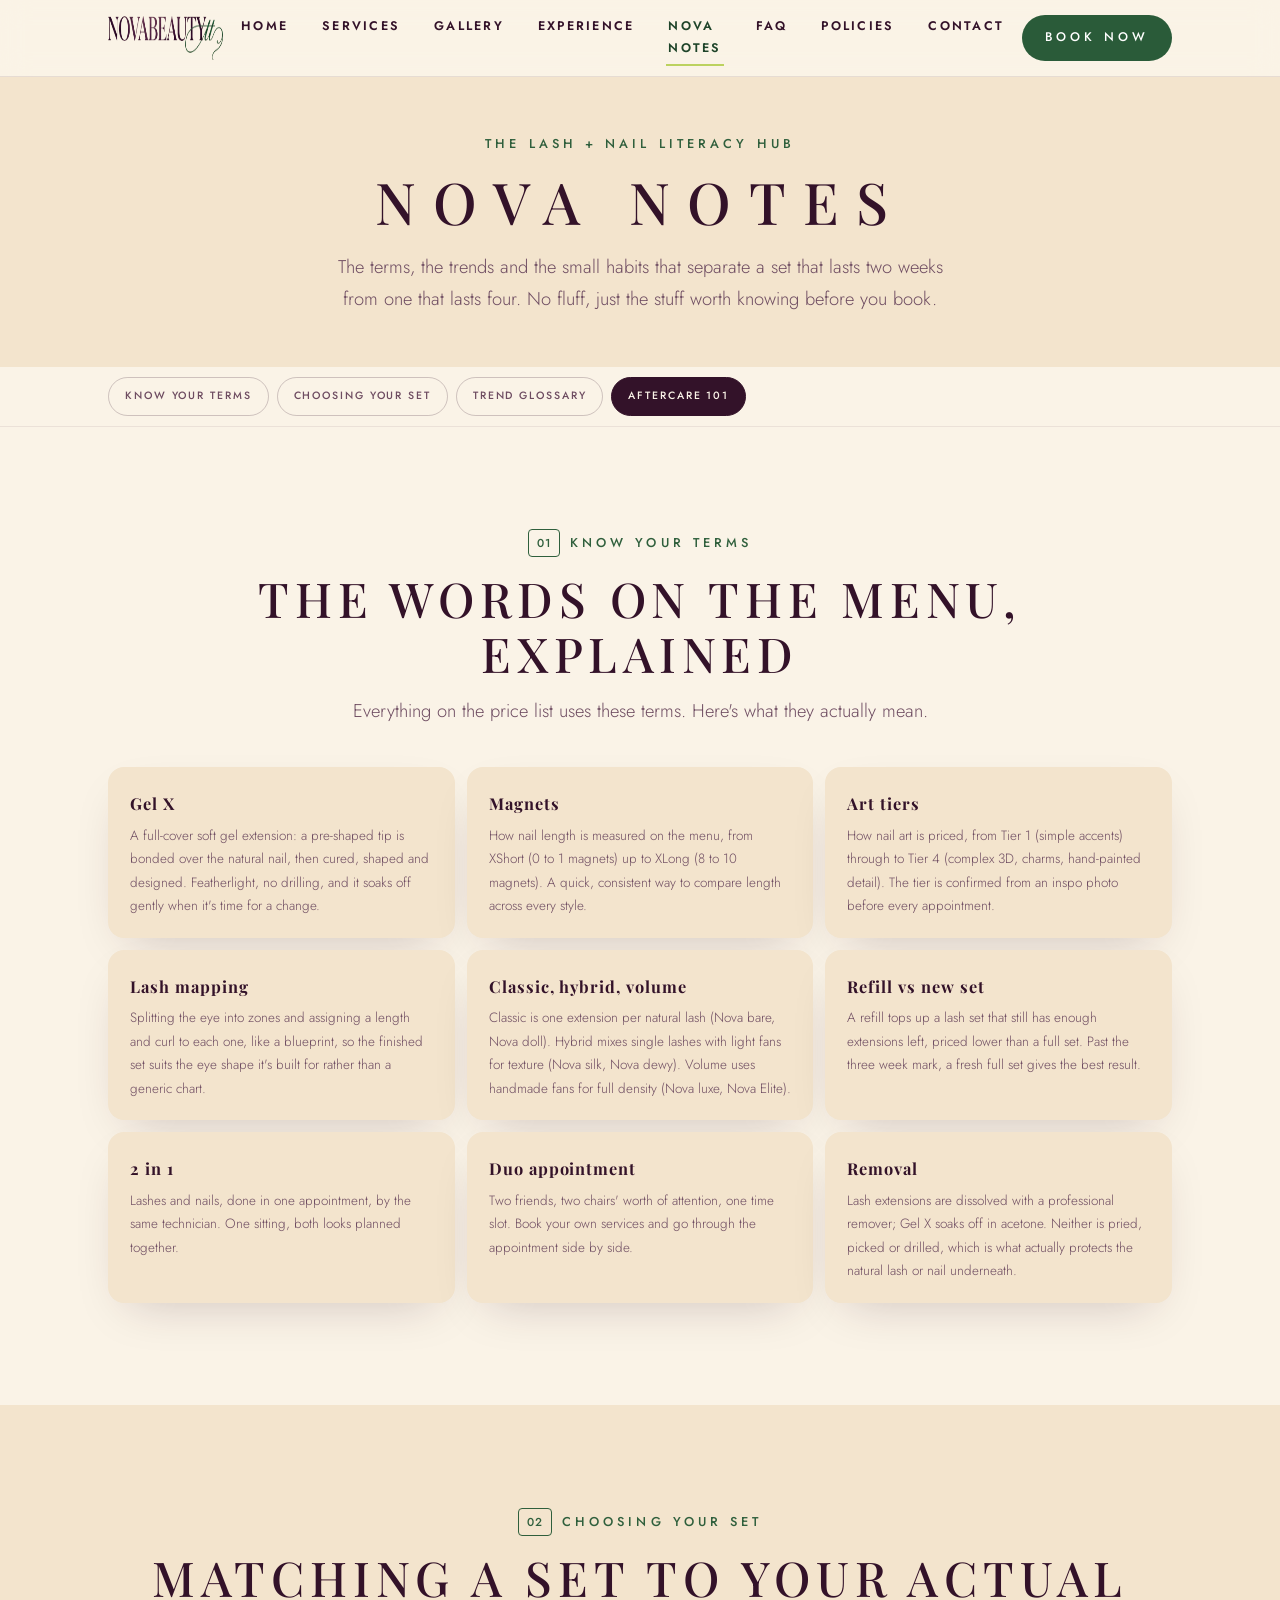
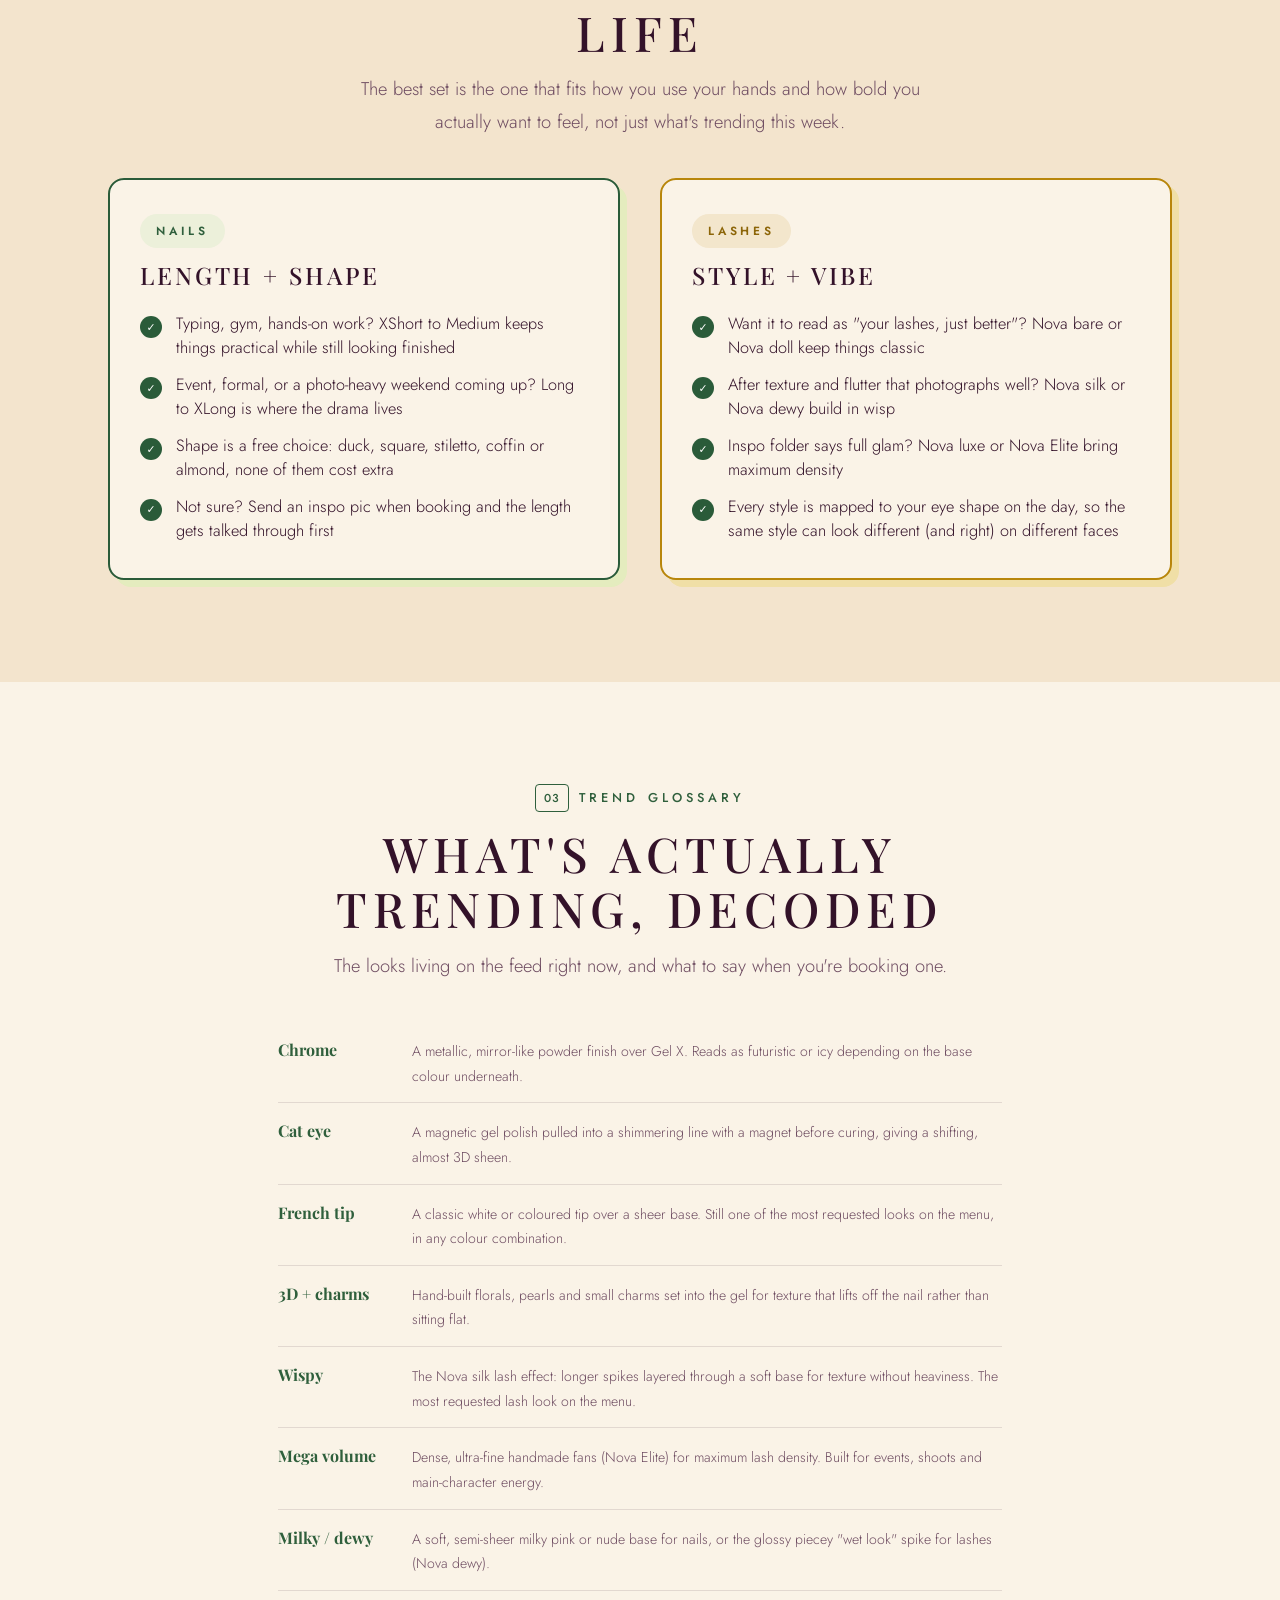
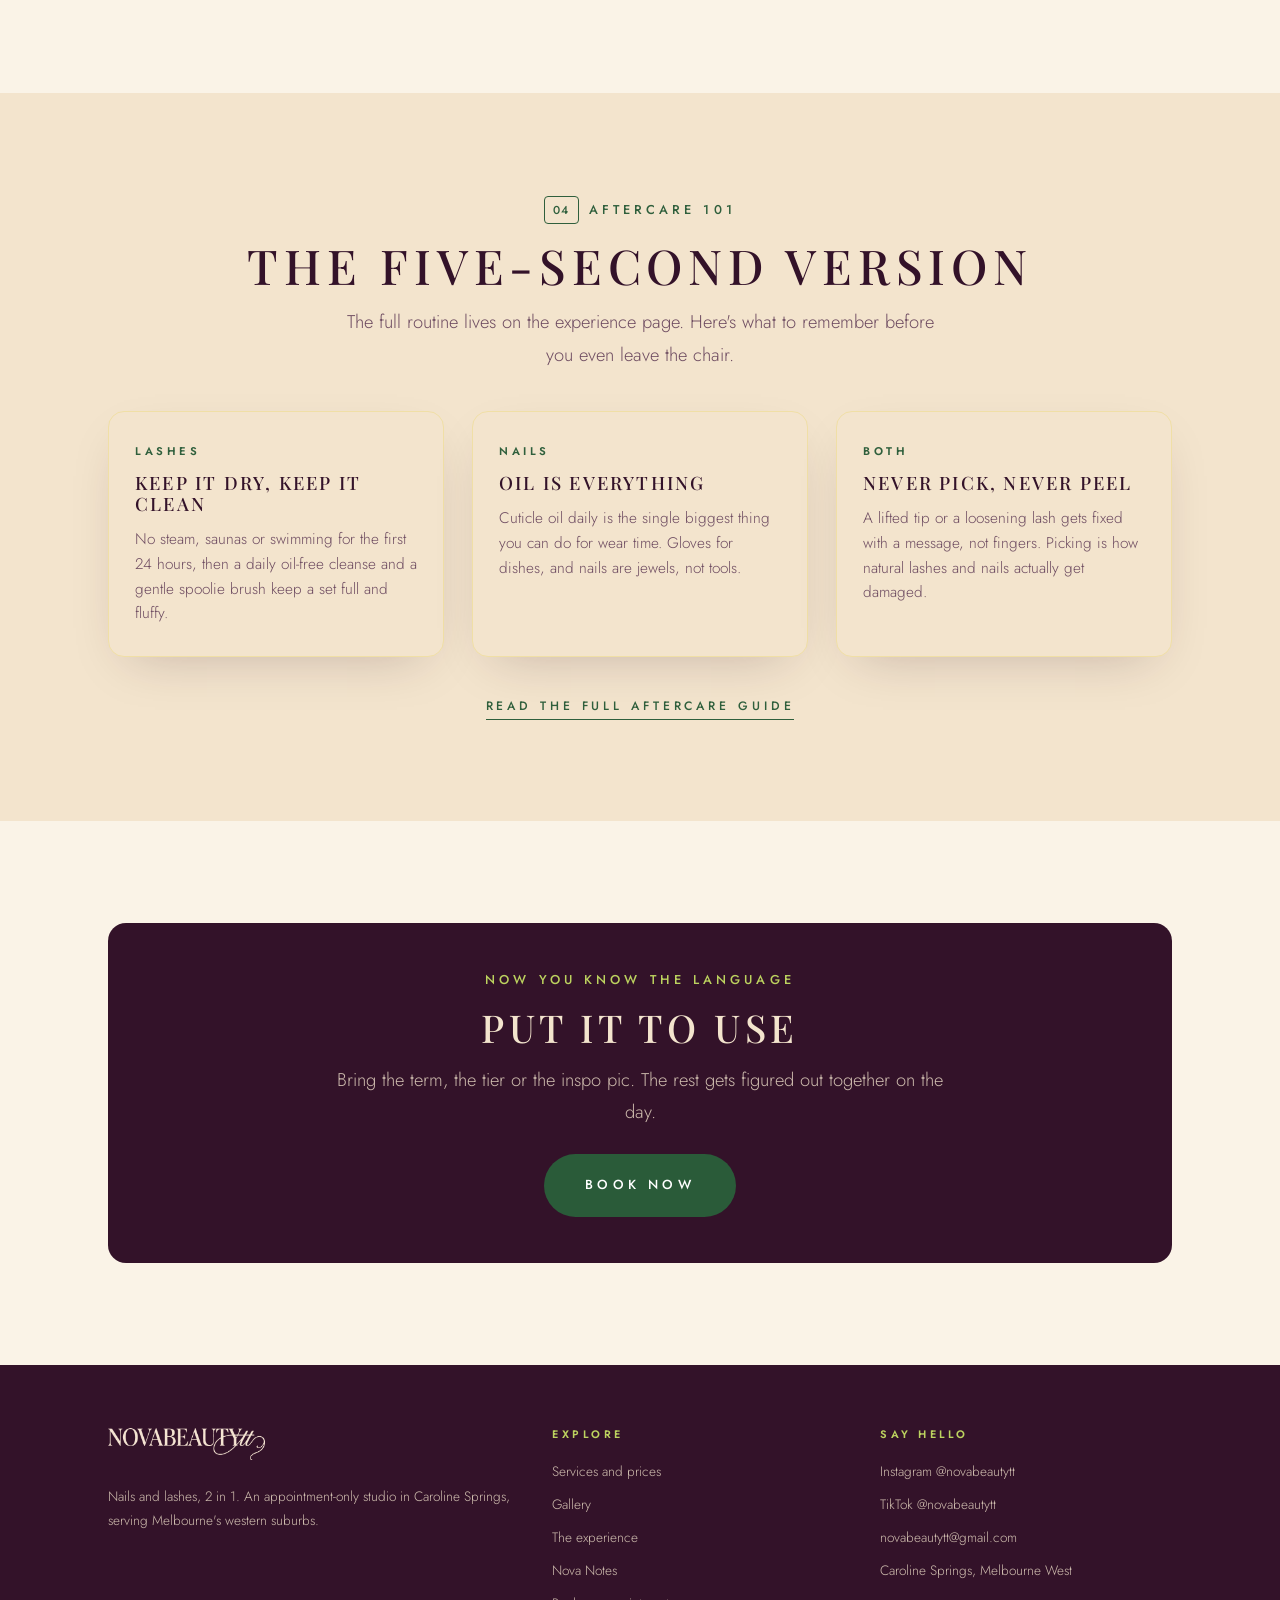
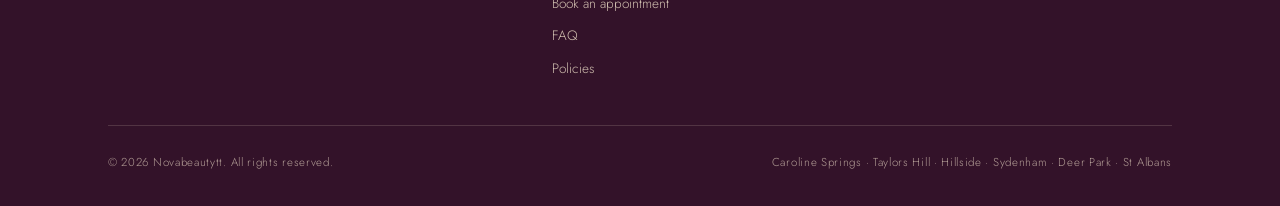
<file: notes.html>
<!DOCTYPE html>
<html lang="en-AU">
<head>
  <meta charset="UTF-8">
  <meta name="viewport" content="width=device-width, initial-scale=1.0">
  <title>Nova Notes | Nail + Lash Education | Novabeautytt Caroline Springs</title>
  <meta name="description" content="Nova Notes: Novabeautytt's lash and nail literacy hub. Gel X vs acrylic, lash mapping, magnet sizing, art tiers, a trend glossary and aftercare, explained simply.">
  <link rel="canonical" href="https://novabeautytt.com.au/notes">
  <meta property="og:type" content="website">
  <meta property="og:site_name" content="Novabeautytt">
  <meta property="og:title" content="Nova Notes | Nail + Lash Education | Novabeautytt Caroline Springs">
  <meta property="og:description" content="Nova Notes: Novabeautytt's lash and nail literacy hub. Gel X vs acrylic, lash mapping, magnet sizing, art tiers, a trend glossary and aftercare, explained simply.">
  <meta property="og:url" content="https://novabeautytt.com.au/notes">
  <meta property="og:image" content="https://novabeautytt.com.au/assets/img/og-image.jpg">
  <meta property="og:locale" content="en_AU">
  <meta name="twitter:card" content="summary_large_image">
  <link rel="icon" type="image/svg+xml" href="/assets/svg/favicon.svg">
  <link rel="apple-touch-icon" href="/assets/apple-touch-icon.png">
  <meta name="theme-color" content="#F5E4D2">
  <link rel="preconnect" href="https://fonts.googleapis.com">
  <link rel="preconnect" href="https://fonts.gstatic.com" crossorigin>
  <link href="https://fonts.googleapis.com/css2?family=Playfair+Display:wght@400;500;600&family=Jost:wght@300;400;500;600&display=swap" rel="stylesheet">
  <link rel="stylesheet" href="/assets/css/style.css">
  <script>document.documentElement.classList.add('js')</script>
</head>
<body>
<a class="skip-link" href="#main">Skip to content</a>
<header class="header">
  <div class="wrap header__inner">
    <a class="wordmark" href="/" aria-label="Novabeautytt home">
      <img src="/assets/img/logo.png" alt="Novabeautytt" width="1000" height="202">
    </a>
    <nav class="nav" aria-label="Main">
      <a href="/">Home</a>
      <a href="/services">Services</a>
      <a href="/gallery">Gallery</a>
      <a href="/experience">Experience</a>
      <a href="/notes" aria-current="page">Nova Notes</a>
      <a href="/faq">FAQ</a>
      <a href="/policies">Policies</a>
      <a href="/contact">Contact</a>
    </nav>
    <a class="btn btn--green header__book js-book" href="/booking">Book now</a>
    <button class="burger" aria-expanded="false" aria-label="Open menu"><span></span></button>
  </div>
</header>

<div class="mobile-menu" role="dialog" aria-label="Menu">
  <nav aria-label="Mobile">
    <ul>
      <li><a class="mm-link" href="/"><span class="mm-num">01</span>Home</a></li>
      <li><a class="mm-link" href="/services"><span class="mm-num">02</span>Services</a></li>
      <li><a class="mm-link" href="/gallery"><span class="mm-num">03</span>Gallery</a></li>
      <li><a class="mm-link" href="/experience"><span class="mm-num">04</span>Experience</a></li>
      <li><a class="mm-link" href="/notes" aria-current="page"><span class="mm-num">05</span>Nova Notes</a></li>
      <li><a class="mm-link" href="/faq"><span class="mm-num">06</span>FAQ</a></li>
      <li><a class="mm-link" href="/policies"><span class="mm-num">07</span>Policies</a></li>
      <li><a class="mm-link" href="/contact"><span class="mm-num">08</span>Contact</a></li>
    </ul>
  </nav>
  <div class="mobile-menu__foot">
    <a class="btn btn--green btn--lg js-book" href="/booking">Book now</a>
    <div class="mm-socials">
      <a href="https://www.instagram.com/novabeautytt" target="_blank" rel="noopener">Instagram</a>
      <a href="https://www.tiktok.com/@novabeautytt" target="_blank" rel="noopener">TikTok</a>
      <a href="mailto:novabeautytt@gmail.com">Email</a>
    </div>
  </div>
</div>

<main id="main">

<section class="section section--blush page-hero">
  <div class="wrap center">
    <span class="eyebrow">The lash + nail literacy hub</span>
    <h1>Nova Notes</h1>
    <p class="lede">The terms, the trends and the small habits that separate a set that lasts two weeks from one that lasts four. No fluff, just the stuff worth knowing before you book.</p>
  </div>
</section>

<nav class="subnav" aria-label="Notes sections">
  <div class="wrap subnav__track">
    <a href="#glossary">Know your terms</a>
    <a href="#choosing">Choosing your set</a>
    <a href="#trends">Trend glossary</a>
    <a href="#aftercare">Aftercare 101</a>
  </div>
</nav>

<section class="section" id="glossary">
  <div class="wrap">
    <div class="menu-head reveal">
      <span class="eyebrow"><i class="idx">01</i>Know your terms</span>
      <h2>The words on the menu, explained</h2>
      <p class="lede">Everything on the price list uses these terms. Here's what they actually mean.</p>
    </div>
    <div class="term-grid">
      <div class="term-card reveal">
        <b>Gel X</b>
        <span>A full-cover soft gel extension: a pre-shaped tip is bonded over the natural nail, then cured, shaped and designed. Featherlight, no drilling, and it soaks off gently when it's time for a change.</span>
      </div>
      <div class="term-card reveal">
        <b>Magnets</b>
        <span>How nail length is measured on the menu, from XShort (0 to 1 magnets) up to XLong (8 to 10 magnets). A quick, consistent way to compare length across every style.</span>
      </div>
      <div class="term-card reveal">
        <b>Art tiers</b>
        <span>How nail art is priced, from Tier 1 (simple accents) through to Tier 4 (complex 3D, charms, hand-painted detail). The tier is confirmed from an inspo photo before every appointment.</span>
      </div>
      <div class="term-card reveal">
        <b>Lash mapping</b>
        <span>Splitting the eye into zones and assigning a length and curl to each one, like a blueprint, so the finished set suits the eye shape it's built for rather than a generic chart.</span>
      </div>
      <div class="term-card reveal">
        <b>Classic, hybrid, volume</b>
        <span>Classic is one extension per natural lash (Nova bare, Nova doll). Hybrid mixes single lashes with light fans for texture (Nova silk, Nova dewy). Volume uses handmade fans for full density (Nova luxe, Nova Elite).</span>
      </div>
      <div class="term-card reveal">
        <b>Refill vs new set</b>
        <span>A refill tops up a lash set that still has enough extensions left, priced lower than a full set. Past the three week mark, a fresh full set gives the best result.</span>
      </div>
      <div class="term-card reveal">
        <b>2 in 1</b>
        <span>Lashes and nails, done in one appointment, by the same technician. One sitting, both looks planned together.</span>
      </div>
      <div class="term-card reveal">
        <b>Duo appointment</b>
        <span>Two friends, two chairs' worth of attention, one time slot. Book your own services and go through the appointment side by side.</span>
      </div>
      <div class="term-card reveal">
        <b>Removal</b>
        <span>Lash extensions are dissolved with a professional remover; Gel X soaks off in acetone. Neither is pried, picked or drilled, which is what actually protects the natural lash or nail underneath.</span>
      </div>
    </div>
  </div>
</section>

<section class="section section--blush" id="choosing">
  <div class="wrap">
    <div class="menu-head reveal">
      <span class="eyebrow"><i class="idx">02</i>Choosing your set</span>
      <h2>Matching a set to your actual life</h2>
      <p class="lede">The best set is the one that fits how you use your hands and how bold you actually want to feel, not just what's trending this week.</p>
    </div>
    <div class="grid-2">
      <div class="care-card reveal">
        <span class="tag-badge">Nails</span>
        <h3 style="letter-spacing:.12em;margin-bottom:12px">Length + shape</h3>
        <ul class="ticks">
          <li>Typing, gym, hands-on work? XShort to Medium keeps things practical while still looking finished</li>
          <li>Event, formal, or a photo-heavy weekend coming up? Long to XLong is where the drama lives</li>
          <li>Shape is a free choice: duck, square, stiletto, coffin or almond, none of them cost extra</li>
          <li>Not sure? Send an inspo pic when booking and the length gets talked through first</li>
        </ul>
      </div>
      <div class="care-card care-card--gold reveal">
        <span class="tag-badge tag-badge--gold">Lashes</span>
        <h3 style="letter-spacing:.12em;margin-bottom:12px">Style + vibe</h3>
        <ul class="ticks">
          <li>Want it to read as "your lashes, just better"? Nova bare or Nova doll keep things classic</li>
          <li>After texture and flutter that photographs well? Nova silk or Nova dewy build in wisp</li>
          <li>Inspo folder says full glam? Nova luxe or Nova Elite bring maximum density</li>
          <li>Every style is mapped to your eye shape on the day, so the same style can look different (and right) on different faces</li>
        </ul>
      </div>
    </div>
  </div>
</section>

<section class="section" id="trends">
  <div class="wrap" style="max-width:820px">
    <div class="menu-head reveal">
      <span class="eyebrow"><i class="idx">03</i>Trend glossary</span>
      <h2>What's actually trending, decoded</h2>
      <p class="lede">The looks living on the feed right now, and what to say when you're booking one.</p>
    </div>
    <div class="reveal">
      <div class="trend-row"><b>Chrome</b><p>A metallic, mirror-like powder finish over Gel X. Reads as futuristic or icy depending on the base colour underneath.</p></div>
      <div class="trend-row"><b>Cat eye</b><p>A magnetic gel polish pulled into a shimmering line with a magnet before curing, giving a shifting, almost 3D sheen.</p></div>
      <div class="trend-row"><b>French tip</b><p>A classic white or coloured tip over a sheer base. Still one of the most requested looks on the menu, in any colour combination.</p></div>
      <div class="trend-row"><b>3D + charms</b><p>Hand-built florals, pearls and small charms set into the gel for texture that lifts off the nail rather than sitting flat.</p></div>
      <div class="trend-row"><b>Wispy</b><p>The Nova silk lash effect: longer spikes layered through a soft base for texture without heaviness. The most requested lash look on the menu.</p></div>
      <div class="trend-row"><b>Mega volume</b><p>Dense, ultra-fine handmade fans (Nova Elite) for maximum lash density. Built for events, shoots and main-character energy.</p></div>
      <div class="trend-row"><b>Milky / dewy</b><p>A soft, semi-sheer milky pink or nude base for nails, or the glossy piecey "wet look" spike for lashes (Nova dewy).</p></div>
    </div>
  </div>
</section>

<section class="section section--blush" id="aftercare">
  <div class="wrap">
    <div class="menu-head reveal">
      <span class="eyebrow"><i class="idx">04</i>Aftercare 101</span>
      <h2>The five-second version</h2>
      <p class="lede">The full routine lives on the experience page. Here's what to remember before you even leave the chair.</p>
    </div>
    <div class="grid-3">
      <div class="note-card reveal">
        <span class="note-card__k">Lashes</span>
        <h3>Keep it dry, keep it clean</h3>
        <p>No steam, saunas or swimming for the first 24 hours, then a daily oil-free cleanse and a gentle spoolie brush keep a set full and fluffy.</p>
      </div>
      <div class="note-card reveal">
        <span class="note-card__k">Nails</span>
        <h3>Oil is everything</h3>
        <p>Cuticle oil daily is the single biggest thing you can do for wear time. Gloves for dishes, and nails are jewels, not tools.</p>
      </div>
      <div class="note-card reveal">
        <span class="note-card__k">Both</span>
        <h3>Never pick, never peel</h3>
        <p>A lifted tip or a loosening lash gets fixed with a message, not fingers. Picking is how natural lashes and nails actually get damaged.</p>
      </div>
    </div>
    <div class="center" style="margin-top:34px">
      <a class="text-link" href="/experience#aftercare">Read the full aftercare guide</a>
    </div>
  </div>
</section>

<section class="section">
  <div class="wrap">
    <div class="notes-cta reveal">
      <span class="eyebrow" style="color:var(--lime)">Now you know the language</span>
      <h2 style="font-size:clamp(1.5rem,5vw,2.4rem)">Put it to use</h2>
      <p class="lede">Bring the term, the tier or the inspo pic. The rest gets figured out together on the day.</p>
      <a class="btn btn--green btn--lg js-book" href="/booking">Book now</a>
    </div>
  </div>
</section>

</main>

<div class="fab-book"><a class="btn btn--green js-book" href="/booking">Book now</a></div>

<footer class="footer">
  <div class="wrap">
    <div class="footer__grid">
      <div>
        <a class="wordmark" href="/" aria-label="Novabeautytt home">
          <img src="/assets/img/logo-cream.png" alt="Novabeautytt" width="1000" height="202">
        </a>
        <p>Nails and lashes, 2 in 1. An appointment-only studio in Caroline Springs, serving Melbourne's western suburbs.</p>
      </div>
      <div>
        <h4>Explore</h4>
        <ul>
          <li><a href="/services">Services and prices</a></li>
          <li><a href="/gallery">Gallery</a></li>
          <li><a href="/experience">The experience</a></li>
          <li><a href="/notes">Nova Notes</a></li>
          <li><a href="/booking">Book an appointment</a></li>
          <li><a href="/faq">FAQ</a></li>
          <li><a href="/policies">Policies</a></li>
        </ul>
      </div>
      <div>
        <h4>Say hello</h4>
        <ul>
          <li><a href="https://www.instagram.com/novabeautytt" target="_blank" rel="noopener">Instagram @novabeautytt</a></li>
          <li><a href="https://www.tiktok.com/@novabeautytt" target="_blank" rel="noopener">TikTok @novabeautytt</a></li>
          <li><a href="mailto:novabeautytt@gmail.com">novabeautytt@gmail.com</a></li>
          <li>Caroline Springs, Melbourne West</li>
        </ul>
      </div>
    </div>
    <div class="footer__bar">
      <span>&copy; <span data-year>2026</span> Novabeautytt. All rights reserved.</span>
      <span>Caroline Springs &middot; Taylors Hill &middot; Hillside &middot; Sydenham &middot; Deer Park &middot; St Albans</span>
    </div>
  </div>
</footer>

<script src="/assets/js/main.js"></script>
</body>
</html>
</file>
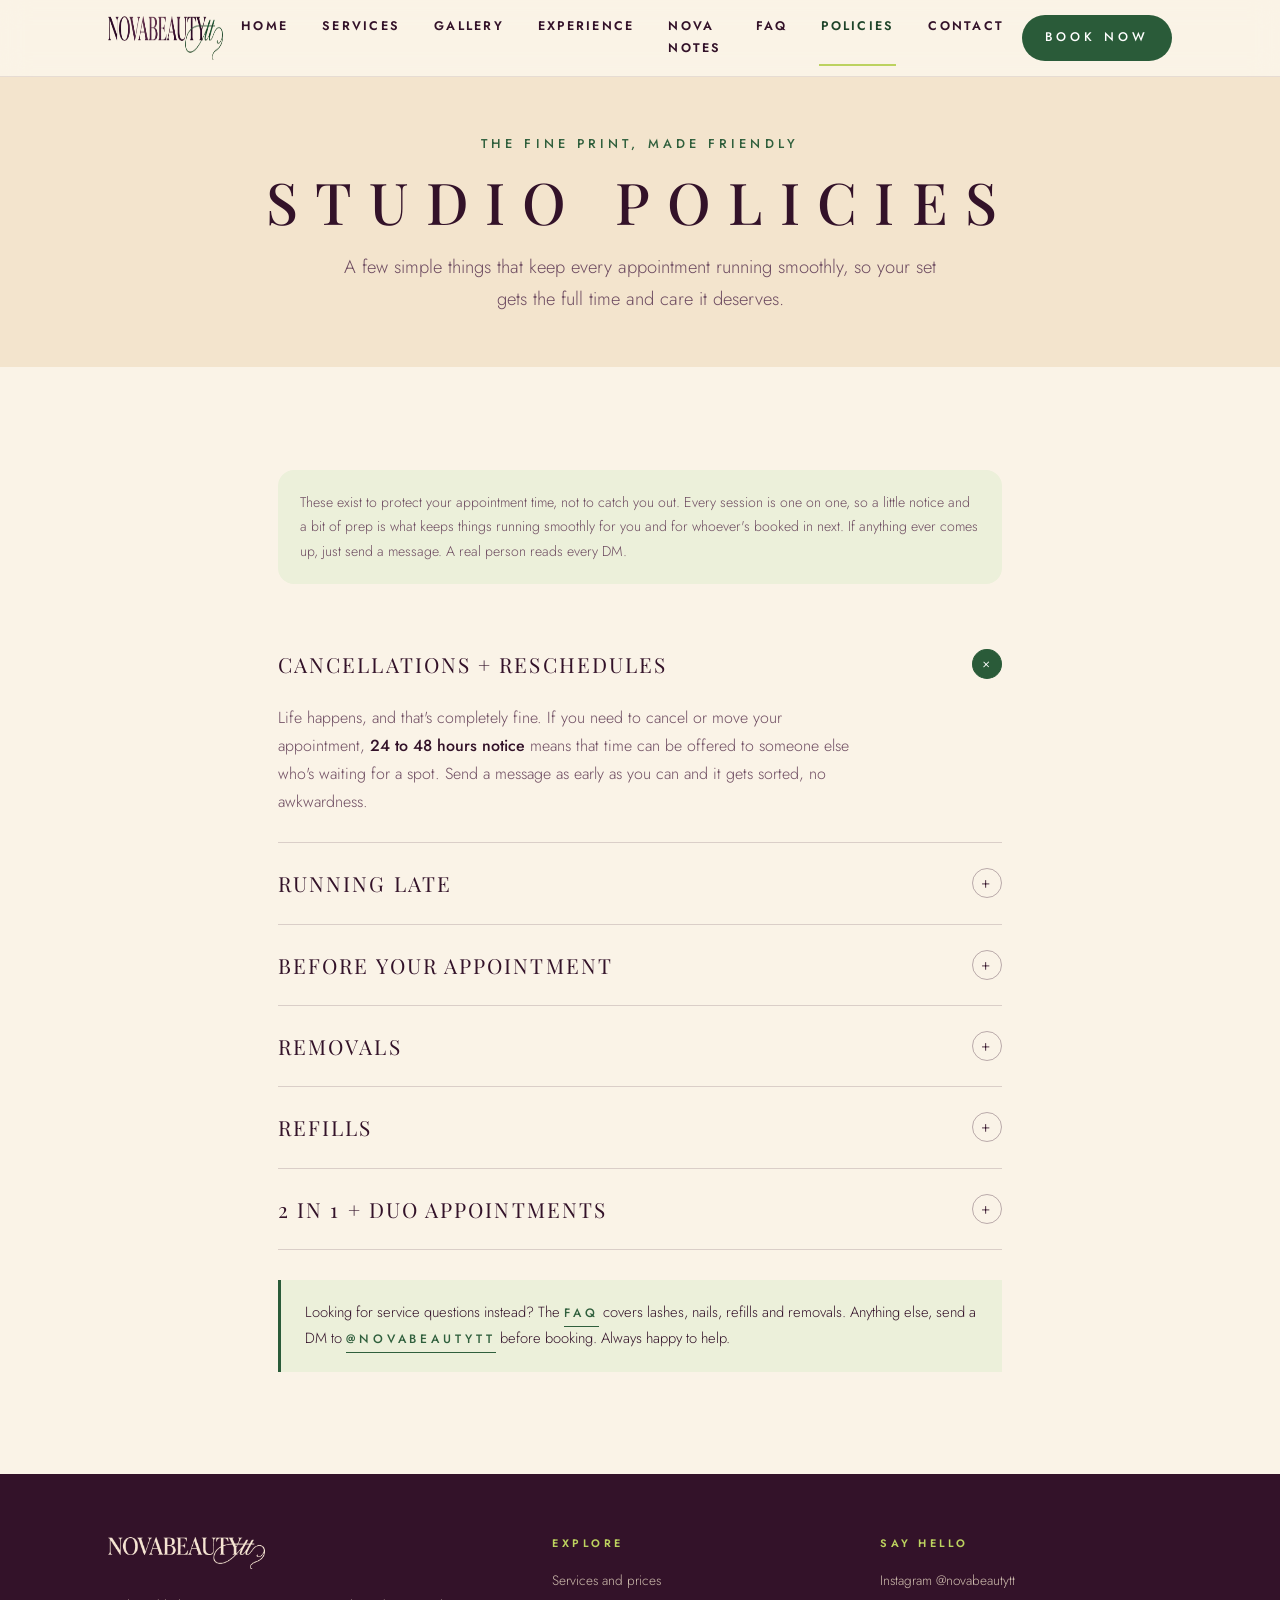
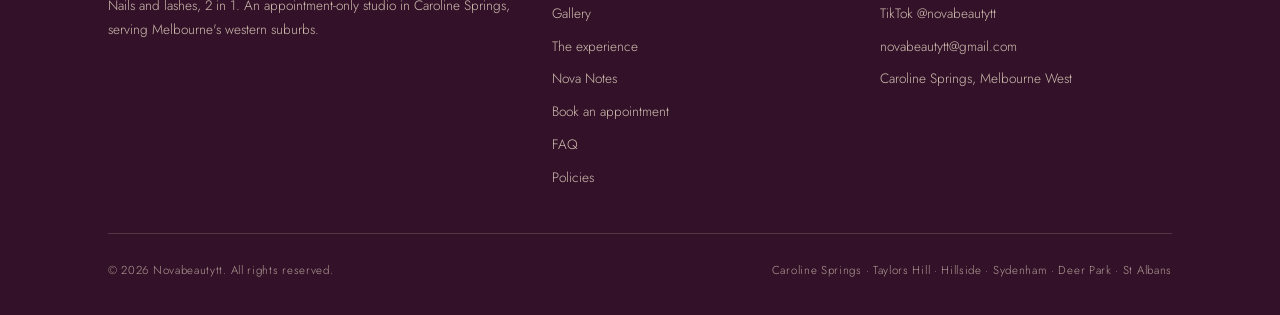
<file: policies.html>
<!DOCTYPE html>
<html lang="en-AU">
<head>
  <meta charset="UTF-8">
  <meta name="viewport" content="width=device-width, initial-scale=1.0">
  <title>Booking Policies and FAQ | Novabeautytt</title>
  <meta name="description" content="Cancellations, removals, prep and comfort policies for appointments at Novabeautytt, Caroline Springs.">
  <link rel="canonical" href="https://novabeautytt.com.au/policies">
  <meta property="og:type" content="website">
  <meta property="og:site_name" content="Novabeautytt">
  <meta property="og:title" content="Booking Policies and FAQ | Novabeautytt">
  <meta property="og:description" content="Cancellations, removals, prep and comfort policies for appointments at Novabeautytt, Caroline Springs.">
  <meta property="og:url" content="https://novabeautytt.com.au/policies">
  <meta property="og:image" content="https://novabeautytt.com.au/assets/img/og-image.jpg">
  <meta property="og:locale" content="en_AU">
  <meta name="twitter:card" content="summary_large_image">
  <link rel="icon" type="image/svg+xml" href="/assets/svg/favicon.svg">
  <link rel="apple-touch-icon" href="/assets/apple-touch-icon.png">
  <meta name="theme-color" content="#F5E4D2">
  <link rel="preconnect" href="https://fonts.googleapis.com">
  <link rel="preconnect" href="https://fonts.gstatic.com" crossorigin>
  <link href="https://fonts.googleapis.com/css2?family=Playfair+Display:wght@400;500;600&family=Jost:wght@300;400;500;600&display=swap" rel="stylesheet">
  <link rel="stylesheet" href="/assets/css/style.css">
  <script>document.documentElement.classList.add('js')</script>
</head>
<body>
<a class="skip-link" href="#main">Skip to content</a>
<header class="header">
  <div class="wrap header__inner">
    <a class="wordmark" href="/" aria-label="Novabeautytt home">
      <img src="/assets/img/logo.png" alt="Novabeautytt" width="1000" height="202">
    </a>
    <nav class="nav" aria-label="Main">
      <a href="/">Home</a>
      <a href="/services">Services</a>
      <a href="/gallery">Gallery</a>
      <a href="/experience">Experience</a>
      <a href="/notes">Nova Notes</a>
      <a href="/faq">FAQ</a>
      <a href="/policies" aria-current="page">Policies</a>
      <a href="/contact">Contact</a>
    </nav>
    <a class="btn btn--green header__book js-book" href="/booking">Book now</a>
    <button class="burger" aria-expanded="false" aria-label="Open menu"><span></span></button>
  </div>
</header>

<div class="mobile-menu" role="dialog" aria-label="Menu">
  <nav aria-label="Mobile">
    <ul>
      <li><a class="mm-link" href="/"><span class="mm-num">01</span>Home</a></li>
      <li><a class="mm-link" href="/services"><span class="mm-num">02</span>Services</a></li>
      <li><a class="mm-link" href="/gallery"><span class="mm-num">03</span>Gallery</a></li>
      <li><a class="mm-link" href="/experience"><span class="mm-num">04</span>Experience</a></li>
      <li><a class="mm-link" href="/notes"><span class="mm-num">05</span>Nova Notes</a></li>
      <li><a class="mm-link" href="/faq"><span class="mm-num">06</span>FAQ</a></li>
      <li><a class="mm-link" href="/policies" aria-current="page"><span class="mm-num">07</span>Policies</a></li>
      <li><a class="mm-link" href="/contact"><span class="mm-num">08</span>Contact</a></li>
    </ul>
  </nav>
  <div class="mobile-menu__foot">
    <a class="btn btn--green btn--lg js-book" href="/booking">Book now</a>
    <div class="mm-socials">
      <a href="https://www.instagram.com/novabeautytt" target="_blank" rel="noopener">Instagram</a>
      <a href="https://www.tiktok.com/@novabeautytt" target="_blank" rel="noopener">TikTok</a>
      <a href="mailto:novabeautytt@gmail.com">Email</a>
    </div>
  </div>
</div>

<main id="main">

<section class="section section--blush page-hero">
  <div class="wrap center">
    <span class="eyebrow">The fine print, made friendly</span>
    <h1>Studio policies</h1>
    <p class="lede">A few simple things that keep every appointment running smoothly, so your set gets the full time and care it deserves.</p>
  </div>
</section>

<section class="section">
  <div class="wrap" style="max-width:820px">
    <div class="contact-note reveal" style="margin-top:0;margin-bottom:clamp(28px,5vw,40px)">
      These exist to protect your appointment time, not to catch you out. Every session is one on one, so a little notice and a bit of prep is what keeps things running smoothly for you and for whoever's booked in next. If anything ever comes up, just send a message. A real person reads every DM.
    </div>
    <details class="acc-item reveal" open>
      <summary>Cancellations + reschedules <span class="ind">+</span></summary>
      <div class="acc-body">
        <p>Life happens, and that's completely fine. If you need to cancel or move your appointment, <strong>24 to 48 hours notice</strong> means that time can be offered to someone else who's waiting for a spot. Send a message as early as you can and it gets sorted, no awkwardness.</p>
      </div>
    </details>
    <details class="acc-item reveal">
      <summary>Running late <span class="ind">+</span></summary>
      <div class="acc-body">
        <p>Aiming to arrive on time simply means your set gets the full session it deserves. Running more than 10 to 15 minutes behind? Send a quick message, no need to stress; sometimes the design can be simplified to fit the remaining time, and if not, rebooking is easy.</p>
      </div>
    </details>
    <details class="acc-item reveal">
      <summary>Before your appointment <span class="ind">+</span></summary>
      <div class="acc-body">
        <p>A little prep goes a long way toward a relaxed, unrushed appointment. Please come with <strong>clean, bare nails</strong> unless a removal has been booked; extra time and charges may apply for removals, long lengths, nail art, or complex designs.</p>
        <p>For Gel X toe sets, toenails need to be in workable condition and feet cleaned beforehand so the tips can be fitted properly. Not sure if yours qualify? Send a message on Instagram before booking, always happy to check.</p>
        <p>For lashes, arrive with clean, makeup-free eyes. The <a class="text-link" href="/experience">experience page</a> has the full prep rundown.</p>
      </div>
    </details>
    <details class="acc-item reveal">
      <summary>Removals <span class="ind">+</span></summary>
      <div class="acc-body">
        <p><strong>Lash removals</strong> can be added to your appointment: $10 for sets applied at Novabeautytt and $15 for lashes applied by another lash tech. Mention it when booking so enough time is set aside.</p>
        <p><strong>Nail removals</strong> are $10 and, for now, offered for Novabeautytt sets only. If your last set was done elsewhere, please arrive with clean, bare nails.</p>
      </div>
    </details>
    <details class="acc-item reveal">
      <summary>Refills <span class="ind">+</span></summary>
      <div class="acc-body">
        <p>Lash refills are priced at 2 week and 3 week rates, listed on the <a class="text-link" href="/services#lashes">price list</a>. Refills need enough of the original set remaining; past three weeks, a fresh full set gives the best result and the best value.</p>
      </div>
    </details>
    <details class="acc-item reveal">
      <summary>2 in 1 + duo appointments <span class="ind">+</span></summary>
      <div class="acc-body">
        <p><strong>2 in 1:</strong> lashes and nails in one sitting, usually 3.5 to 4 hours depending on the style and service. Snacks and water are provided so you can settle in, relax and enjoy the time.</p>
        <p><strong>Duo:</strong> book with a friend and get your chosen services at the same time, side by side. A great way to feel more at ease, knowing your friend is right there with you.</p>
      </div>
    </details>

    <div class="notice reveal">
      Looking for service questions instead? The <a class="text-link" href="/faq">FAQ</a> covers lashes, nails, refills and removals. Anything else, send a DM to <a class="text-link" href="https://www.instagram.com/novabeautytt" target="_blank" rel="noopener">@novabeautytt</a> before booking. Always happy to help.
    </div>
  </div>
</section>
</main>

<div class="fab-book"><a class="btn btn--green js-book" href="/booking">Book now</a></div>

<footer class="footer">
  <div class="wrap">
    <div class="footer__grid">
      <div>
        <a class="wordmark" href="/" aria-label="Novabeautytt home">
          <img src="/assets/img/logo-cream.png" alt="Novabeautytt" width="1000" height="202">
        </a>
        <p>Nails and lashes, 2 in 1. An appointment-only studio in Caroline Springs, serving Melbourne's western suburbs.</p>
      </div>
      <div>
        <h4>Explore</h4>
        <ul>
          <li><a href="/services">Services and prices</a></li>
          <li><a href="/gallery">Gallery</a></li>
          <li><a href="/experience">The experience</a></li>
          <li><a href="/notes">Nova Notes</a></li>
          <li><a href="/booking">Book an appointment</a></li>
          <li><a href="/faq">FAQ</a></li>
          <li><a href="/policies">Policies</a></li>
        </ul>
      </div>
      <div>
        <h4>Say hello</h4>
        <ul>
          <li><a href="https://www.instagram.com/novabeautytt" target="_blank" rel="noopener">Instagram @novabeautytt</a></li>
          <li><a href="https://www.tiktok.com/@novabeautytt" target="_blank" rel="noopener">TikTok @novabeautytt</a></li>
          <li><a href="mailto:novabeautytt@gmail.com">novabeautytt@gmail.com</a></li>
          <li>Caroline Springs, Melbourne West</li>
        </ul>
      </div>
    </div>
    <div class="footer__bar">
      <span>&copy; <span data-year>2026</span> Novabeautytt. All rights reserved.</span>
      <span>Caroline Springs &middot; Taylors Hill &middot; Hillside &middot; Sydenham &middot; Deer Park &middot; St Albans</span>
    </div>
  </div>
</footer>

<script src="/assets/js/main.js"></script>
</body>
</html>
</file>
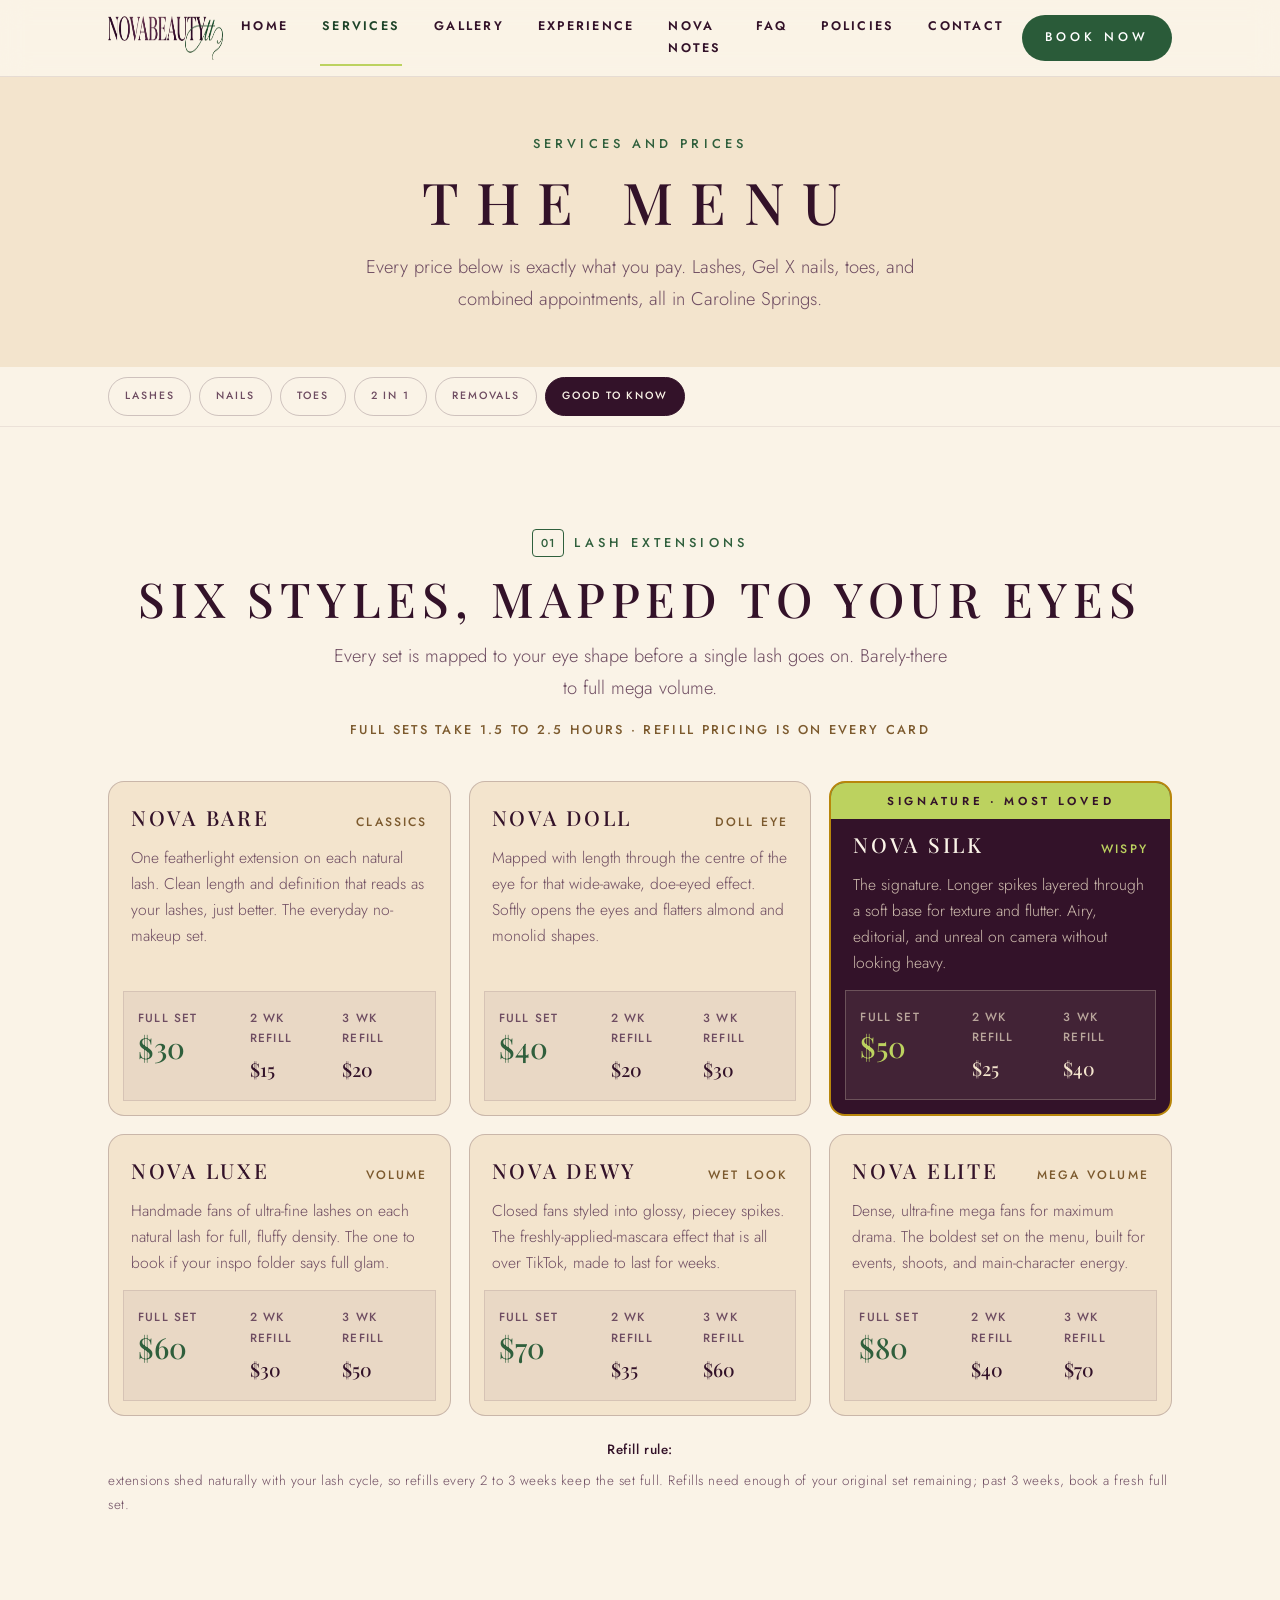
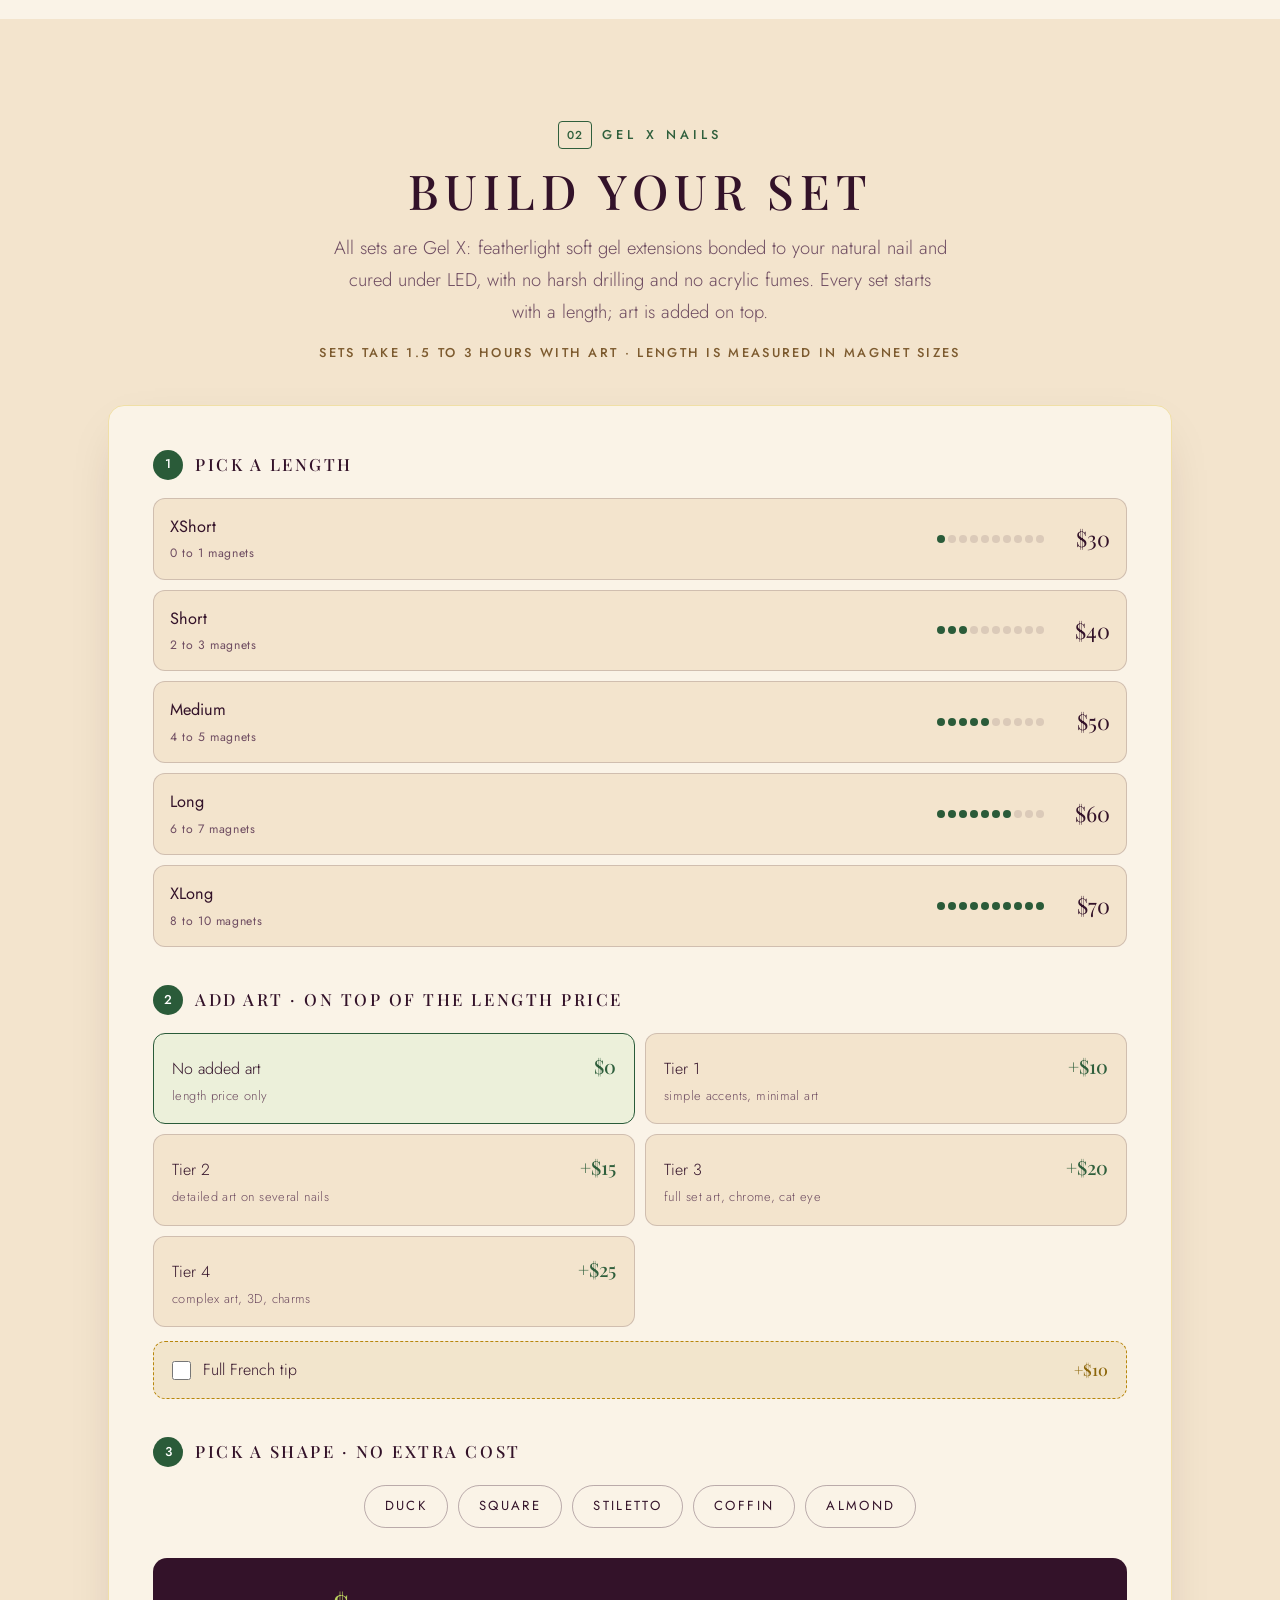
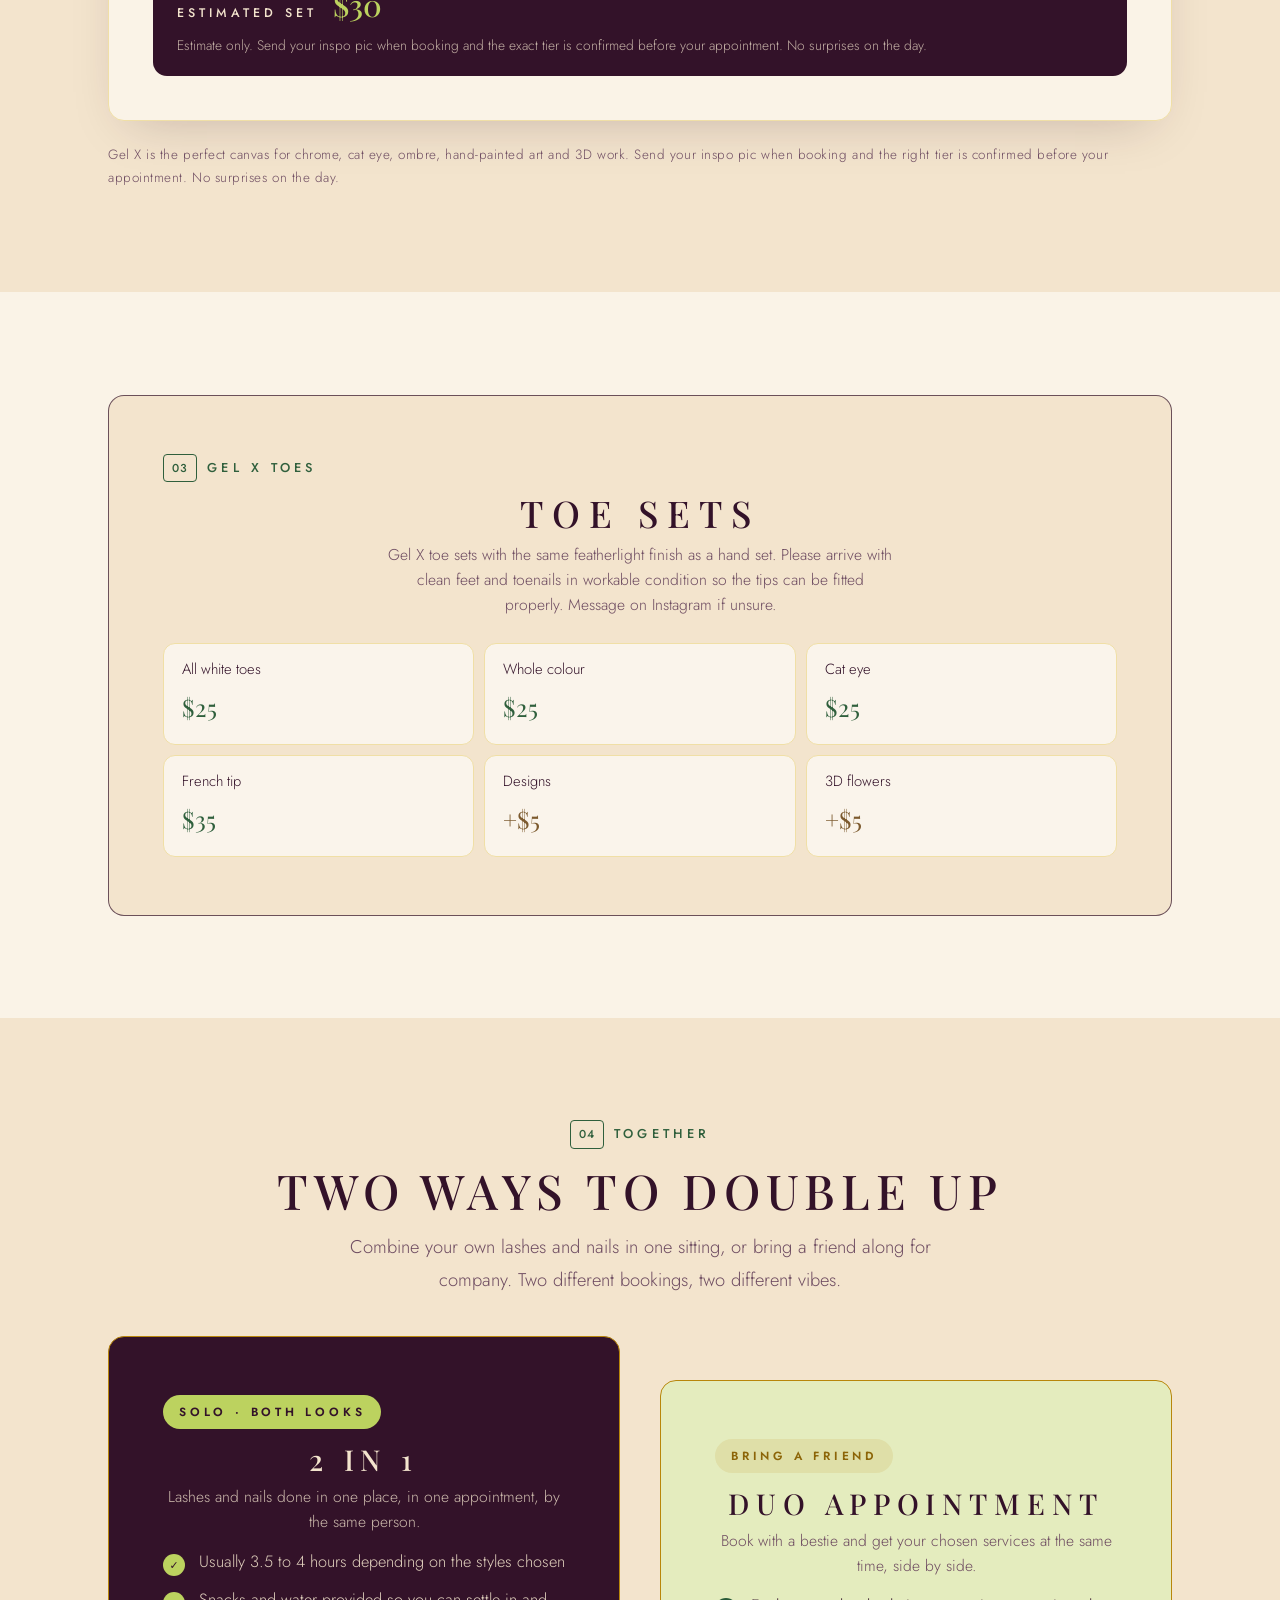
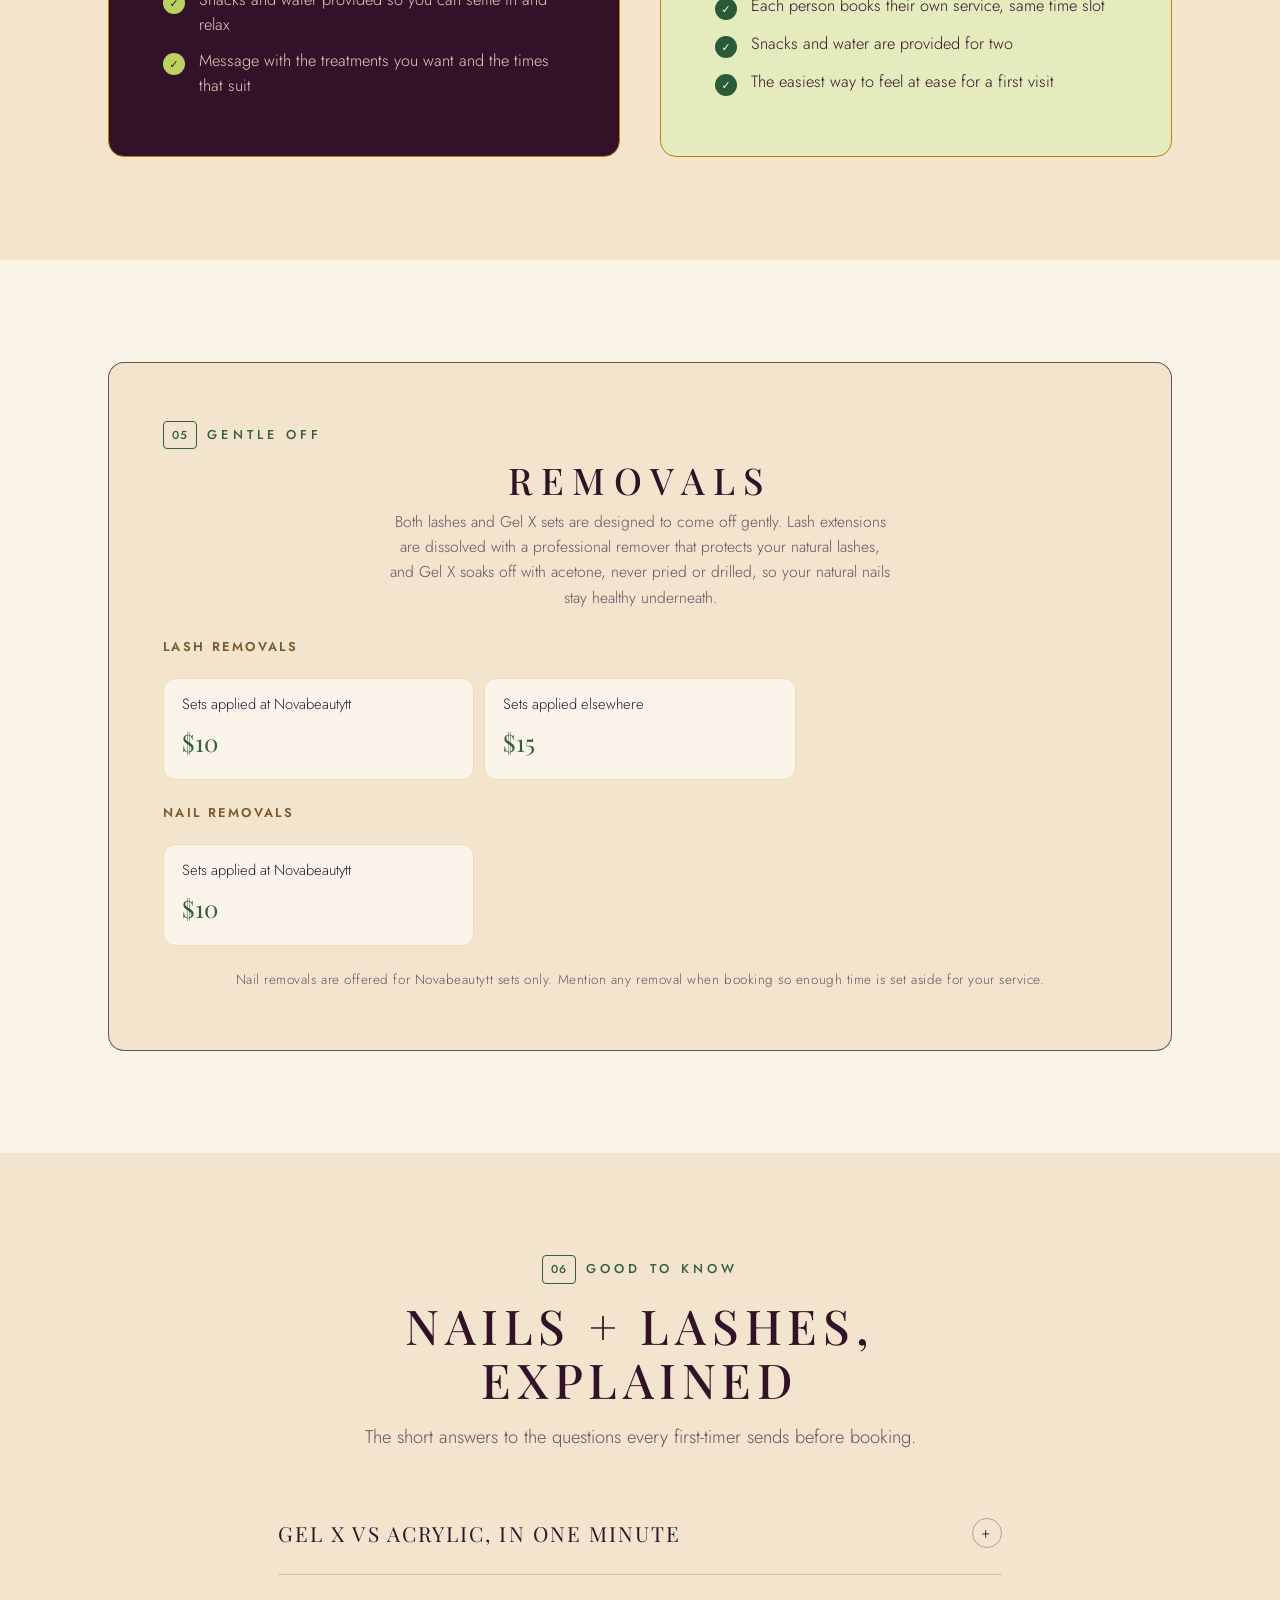
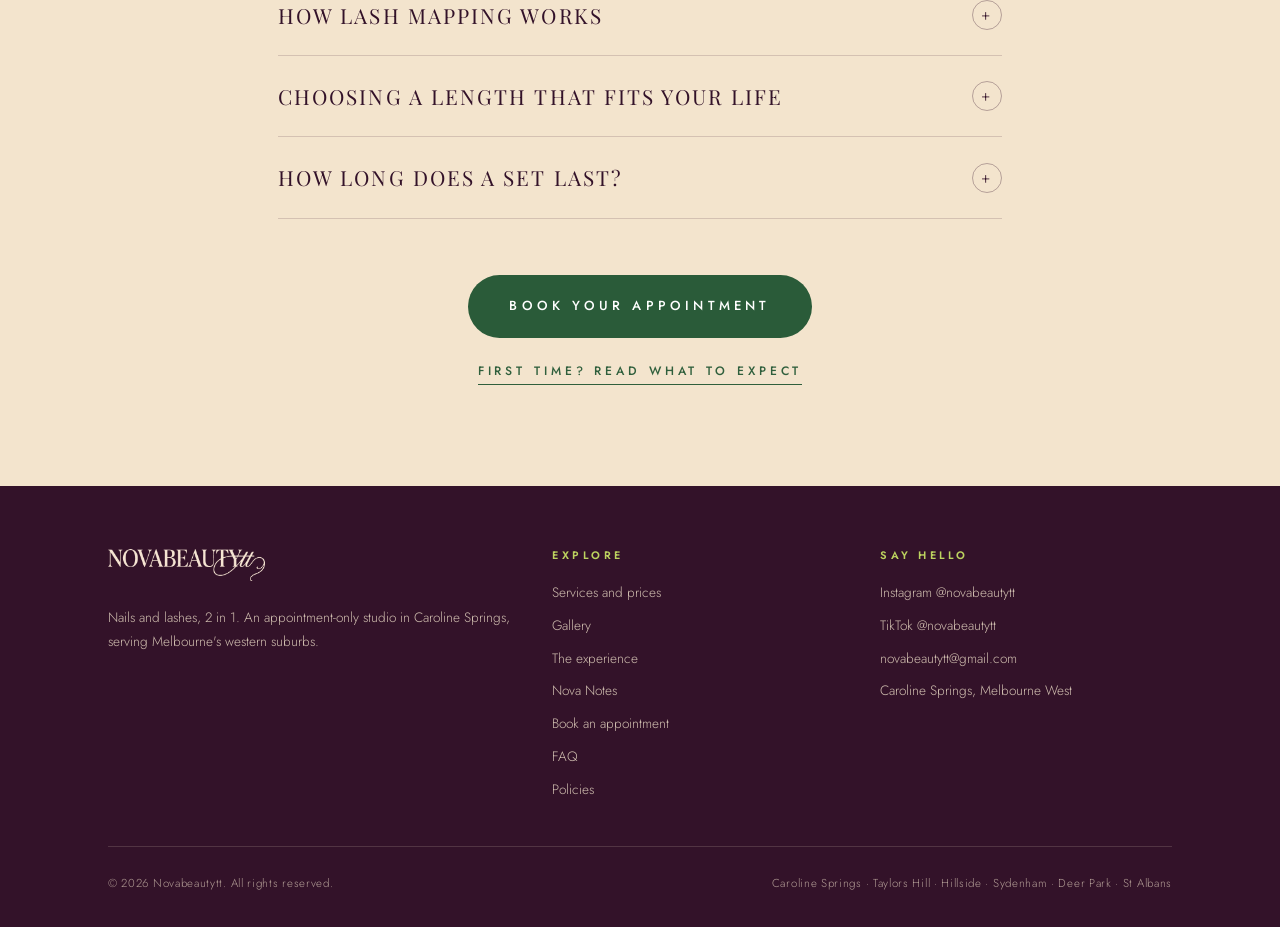
<file: services.html>
<!DOCTYPE html>
<html lang="en-AU">
<head>
  <meta charset="UTF-8">
  <meta name="viewport" content="width=device-width, initial-scale=1.0">
  <title>Nail and Lash Prices | Novabeautytt Caroline Springs</title>
  <meta name="description" content="Full price list and style guide for Gel X nails, lash extensions and refills, toe sets, 2 in 1 and duo appointments at Novabeautytt, Caroline Springs in Melbourne's west.">
  <link rel="canonical" href="https://novabeautytt.com.au/services">
  <meta property="og:type" content="website">
  <meta property="og:site_name" content="Novabeautytt">
  <meta property="og:title" content="Nail and Lash Prices | Novabeautytt Caroline Springs">
  <meta property="og:description" content="Full price list and style guide for Gel X nails, lash extensions and refills, toe sets, 2 in 1 and duo appointments at Novabeautytt, Caroline Springs in Melbourne's west.">
  <meta property="og:url" content="https://novabeautytt.com.au/services">
  <meta property="og:image" content="https://novabeautytt.com.au/assets/img/og-image.jpg">
  <meta property="og:locale" content="en_AU">
  <meta name="twitter:card" content="summary_large_image">
  <link rel="icon" type="image/svg+xml" href="/assets/svg/favicon.svg">
  <link rel="apple-touch-icon" href="/assets/apple-touch-icon.png">
  <meta name="theme-color" content="#F5E4D2">
  <link rel="preconnect" href="https://fonts.googleapis.com">
  <link rel="preconnect" href="https://fonts.gstatic.com" crossorigin>
  <link href="https://fonts.googleapis.com/css2?family=Playfair+Display:wght@400;500;600&family=Jost:wght@300;400;500;600&display=swap" rel="stylesheet">
  <link rel="stylesheet" href="/assets/css/style.css">
  <script>document.documentElement.classList.add('js')</script>
</head>
<body>
<a class="skip-link" href="#main">Skip to content</a>
<header class="header">
  <div class="wrap header__inner">
    <a class="wordmark" href="/" aria-label="Novabeautytt home">
      <img src="/assets/img/logo.png" alt="Novabeautytt" width="1000" height="202">
    </a>
    <nav class="nav" aria-label="Main">
      <a href="/">Home</a>
      <a href="/services" aria-current="page">Services</a>
      <a href="/gallery">Gallery</a>
      <a href="/experience">Experience</a>
      <a href="/notes">Nova Notes</a>
      <a href="/faq">FAQ</a>
      <a href="/policies">Policies</a>
      <a href="/contact">Contact</a>
    </nav>
    <a class="btn btn--green header__book js-book" href="/booking">Book now</a>
    <button class="burger" aria-expanded="false" aria-label="Open menu"><span></span></button>
  </div>
</header>

<div class="mobile-menu" role="dialog" aria-label="Menu">
  <nav aria-label="Mobile">
    <ul>
      <li><a class="mm-link" href="/"><span class="mm-num">01</span>Home</a></li>
      <li><a class="mm-link" href="/services" aria-current="page"><span class="mm-num">02</span>Services</a></li>
      <li><a class="mm-link" href="/gallery"><span class="mm-num">03</span>Gallery</a></li>
      <li><a class="mm-link" href="/experience"><span class="mm-num">04</span>Experience</a></li>
      <li><a class="mm-link" href="/notes"><span class="mm-num">05</span>Nova Notes</a></li>
      <li><a class="mm-link" href="/faq"><span class="mm-num">06</span>FAQ</a></li>
      <li><a class="mm-link" href="/policies"><span class="mm-num">07</span>Policies</a></li>
      <li><a class="mm-link" href="/contact"><span class="mm-num">08</span>Contact</a></li>
    </ul>
  </nav>
  <div class="mobile-menu__foot">
    <a class="btn btn--green btn--lg js-book" href="/booking">Book now</a>
    <div class="mm-socials">
      <a href="https://www.instagram.com/novabeautytt" target="_blank" rel="noopener">Instagram</a>
      <a href="https://www.tiktok.com/@novabeautytt" target="_blank" rel="noopener">TikTok</a>
      <a href="mailto:novabeautytt@gmail.com">Email</a>
    </div>
  </div>
</div>

<main id="main">

<section class="section section--blush page-hero">
  <div class="wrap center">
    <span class="eyebrow">Services and prices</span>
    <h1>The menu</h1>
    <p class="lede">Every price below is exactly what you pay. Lashes, Gel X nails, toes, and combined appointments, all in Caroline Springs.</p>
  </div>
</section>

<nav class="subnav" aria-label="Menu sections">
  <div class="wrap subnav__track">
    <a href="#lashes">Lashes</a>
    <a href="#nails">Nails</a>
    <a href="#toes">Toes</a>
    <a href="#two-in-one">2 in 1</a>
    <a href="#removals">Removals</a>
    <a href="#good-to-know">Good to know</a>
  </div>
</nav>

<section class="section" id="lashes">
  <div class="wrap">
    <div class="menu-head reveal">
      <span class="eyebrow"><i class="idx">01</i>Lash extensions</span>
      <h2>Six styles, mapped to your eyes</h2>
      <p class="lede">Every set is mapped to your eye shape before a single lash goes on. Barely-there to full mega volume.</p>
      <p class="menu-meta">Full sets take 1.5 to 2.5 hours &middot; refill pricing is on every card</p>
    </div>
    <div class="lash-deck">
      <article class="lash-card reveal">
        <div class="lash-card__title"><h3>Nova bare</h3><span class="vibe">classics</span></div>
        <p class="lash-card__desc">One featherlight extension on each natural lash. Clean length and definition that reads as your lashes, just better. The everyday no-makeup set.</p>
        <div class="lash-card__prices">
          <div class="pp pp--main"><span>Full set</span><b>$30</b></div>
          <div class="pp"><span>2 wk refill</span><b>$15</b></div>
          <div class="pp"><span>3 wk refill</span><b>$20</b></div>
        </div>
      </article>
      <article class="lash-card reveal">
        <div class="lash-card__title"><h3>Nova doll</h3><span class="vibe">doll eye</span></div>
        <p class="lash-card__desc">Mapped with length through the centre of the eye for that wide-awake, doe-eyed effect. Softly opens the eyes and flatters almond and monolid shapes.</p>
        <div class="lash-card__prices">
          <div class="pp pp--main"><span>Full set</span><b>$40</b></div>
          <div class="pp"><span>2 wk refill</span><b>$20</b></div>
          <div class="pp"><span>3 wk refill</span><b>$30</b></div>
        </div>
      </article>
      <article class="lash-card lash-card--sig reveal">
        <span class="lash-card__ribbon">Signature &middot; most loved</span>
        <div class="lash-card__title"><h3>Nova silk</h3><span class="vibe">wispy</span></div>
        <p class="lash-card__desc">The signature. Longer spikes layered through a soft base for texture and flutter. Airy, editorial, and unreal on camera without looking heavy.</p>
        <div class="lash-card__prices">
          <div class="pp pp--main"><span>Full set</span><b>$50</b></div>
          <div class="pp"><span>2 wk refill</span><b>$25</b></div>
          <div class="pp"><span>3 wk refill</span><b>$40</b></div>
        </div>
      </article>
      <article class="lash-card reveal">
        <div class="lash-card__title"><h3>Nova luxe</h3><span class="vibe">volume</span></div>
        <p class="lash-card__desc">Handmade fans of ultra-fine lashes on each natural lash for full, fluffy density. The one to book if your inspo folder says full glam.</p>
        <div class="lash-card__prices">
          <div class="pp pp--main"><span>Full set</span><b>$60</b></div>
          <div class="pp"><span>2 wk refill</span><b>$30</b></div>
          <div class="pp"><span>3 wk refill</span><b>$50</b></div>
        </div>
      </article>
      <article class="lash-card reveal">
        <div class="lash-card__title"><h3>Nova dewy</h3><span class="vibe">wet look</span></div>
        <p class="lash-card__desc">Closed fans styled into glossy, piecey spikes. The freshly-applied-mascara effect that is all over TikTok, made to last for weeks.</p>
        <div class="lash-card__prices">
          <div class="pp pp--main"><span>Full set</span><b>$70</b></div>
          <div class="pp"><span>2 wk refill</span><b>$35</b></div>
          <div class="pp"><span>3 wk refill</span><b>$60</b></div>
        </div>
      </article>
      <article class="lash-card reveal">
        <div class="lash-card__title"><h3>Nova Elite</h3><span class="vibe">mega volume</span></div>
        <p class="lash-card__desc">Dense, ultra-fine mega fans for maximum drama. The boldest set on the menu, built for events, shoots, and main-character energy.</p>
        <div class="lash-card__prices">
          <div class="pp pp--main"><span>Full set</span><b>$80</b></div>
          <div class="pp"><span>2 wk refill</span><b>$40</b></div>
          <div class="pp"><span>3 wk refill</span><b>$70</b></div>
        </div>
      </article>
    </div>
    <p class="price-legend reveal"><b>Refill rule:</b> extensions shed naturally with your lash cycle, so refills every 2 to 3 weeks keep the set full. Refills need enough of your original set remaining; past 3 weeks, book a fresh full set.</p>
  </div>
</section>

<section class="section section--blush" id="nails">
  <div class="wrap">
    <div class="menu-head reveal">
      <span class="eyebrow"><i class="idx">02</i>Gel X nails</span>
      <h2>Build your set</h2>
      <p class="lede">All sets are Gel X: featherlight soft gel extensions bonded to your natural nail and cured under LED, with no harsh drilling and no acrylic fumes. Every set starts with a length; art is added on top.</p>
      <p class="menu-meta">Sets take 1.5 to 3 hours with art &middot; length is measured in magnet sizes</p>
    </div>
    <div class="build reveal" data-build>
      <div class="build__step">
        <h3><span class="build__num">1</span>Pick a length</h3>
        <div class="len-list" role="group" aria-label="Choose a length">
          <button class="len" type="button" aria-pressed="false" data-price="30">
            <span class="len__name">XShort <small>0 to 1 magnets</small></span>
            <span class="len__ticks" aria-hidden="true"><i class="on"></i><i></i><i></i><i></i><i></i><i></i><i></i><i></i><i></i><i></i></span>
            <span class="len__price">$30</span>
          </button>
          <button class="len" type="button" aria-pressed="false" data-price="40">
            <span class="len__name">Short <small>2 to 3 magnets</small></span>
            <span class="len__ticks" aria-hidden="true"><i class="on"></i><i class="on"></i><i class="on"></i><i></i><i></i><i></i><i></i><i></i><i></i><i></i></span>
            <span class="len__price">$40</span>
          </button>
          <button class="len" type="button" aria-pressed="false" data-price="50">
            <span class="len__name">Medium <small>4 to 5 magnets</small></span>
            <span class="len__ticks" aria-hidden="true"><i class="on"></i><i class="on"></i><i class="on"></i><i class="on"></i><i class="on"></i><i></i><i></i><i></i><i></i><i></i></span>
            <span class="len__price">$50</span>
          </button>
          <button class="len" type="button" aria-pressed="false" data-price="60">
            <span class="len__name">Long <small>6 to 7 magnets</small></span>
            <span class="len__ticks" aria-hidden="true"><i class="on"></i><i class="on"></i><i class="on"></i><i class="on"></i><i class="on"></i><i class="on"></i><i class="on"></i><i></i><i></i><i></i></span>
            <span class="len__price">$60</span>
          </button>
          <button class="len" type="button" aria-pressed="false" data-price="70">
            <span class="len__name">XLong <small>8 to 10 magnets</small></span>
            <span class="len__ticks" aria-hidden="true"><i class="on"></i><i class="on"></i><i class="on"></i><i class="on"></i><i class="on"></i><i class="on"></i><i class="on"></i><i class="on"></i><i class="on"></i><i class="on"></i></span>
            <span class="len__price">$70</span>
          </button>
        </div>
      </div>
      <div class="build__step">
        <h3><span class="build__num">2</span>Add art &middot; on top of the length price</h3>
        <div class="tier-grid" role="group" aria-label="Choose an art tier">
          <button class="tier" type="button" aria-pressed="true" data-price="0">
            <span class="t-name">No added art <small>length price only</small></span>
            <b>$0</b>
          </button>
          <button class="tier" type="button" aria-pressed="false" data-price="10">
            <span class="t-name">Tier 1 <small>simple accents, minimal art</small></span>
            <b>+$10</b>
          </button>
          <button class="tier" type="button" aria-pressed="false" data-price="15">
            <span class="t-name">Tier 2 <small>detailed art on several nails</small></span>
            <b>+$15</b>
          </button>
          <button class="tier" type="button" aria-pressed="false" data-price="20">
            <span class="t-name">Tier 3 <small>full set art, chrome, cat eye</small></span>
            <b>+$20</b>
          </button>
          <button class="tier" type="button" aria-pressed="false" data-price="25">
            <span class="t-name">Tier 4 <small>complex art, 3D, charms</small></span>
            <b>+$25</b>
          </button>
        </div>
        <label class="french"><input type="checkbox" id="frenchTip" data-price="10"> Full French tip <b>+$10</b></label>
      </div>
      <div class="build__step">
        <h3><span class="build__num">3</span>Pick a shape &middot; no extra cost</h3>
        <div class="chips">
          <span class="chip">Duck</span><span class="chip">Square</span><span class="chip">Stiletto</span><span class="chip">Coffin</span><span class="chip">Almond</span>
        </div>
      </div>
      <div class="build__total" data-build-total hidden>
        <span>Estimated set</span><b data-total>$30</b>
        <small>Estimate only. Send your inspo pic when booking and the exact tier is confirmed before your appointment. No surprises on the day.</small>
      </div>
    </div>
    <p class="price-legend reveal">Gel X is the perfect canvas for chrome, cat eye, ombre, hand-painted art and 3D work. Send your inspo pic when booking and the right tier is confirmed before your appointment. No surprises on the day.</p>
  </div>
</section>

<section class="section" id="toes">
  <div class="wrap">
    <div class="panel panel--bordered reveal">
      <div class="z">
        <span class="eyebrow"><i class="idx">03</i>Gel X toes</span>
        <h2 class="panel__title">Toe sets</h2>
        <p class="panel__note">Gel X toe sets with the same featherlight finish as a hand set. Please arrive with clean feet and toenails in workable condition so the tips can be fitted properly. Message on Instagram if unsure.</p>
        <div class="price-tiles">
          <div class="price-tile"><span class="name">All white toes</span><span class="amount">$25</span></div>
          <div class="price-tile"><span class="name">Whole colour</span><span class="amount">$25</span></div>
          <div class="price-tile"><span class="name">Cat eye</span><span class="amount">$25</span></div>
          <div class="price-tile"><span class="name">French tip</span><span class="amount">$35</span></div>
          <div class="price-tile"><span class="name">Designs</span><span class="amount acc">+$5</span></div>
          <div class="price-tile"><span class="name">3D flowers</span><span class="amount acc">+$5</span></div>
        </div>
      </div>
    </div>
  </div>
</section>

<section class="section section--blush" id="two-in-one">
  <div class="wrap">
    <div class="menu-head reveal">
      <span class="eyebrow"><i class="idx">04</i>Together</span>
      <h2>Two ways to double up</h2>
      <p class="lede">Combine your own lashes and nails in one sitting, or bring a friend along for company. Two different bookings, two different vibes.</p>
    </div>
    <div class="grid-2">
      <div class="panel panel--ink reveal">
        <div class="z">
          <span class="panel-tag panel-tag--lime">Solo &middot; both looks</span>
          <h2 class="panel__title" style="font-size:clamp(1.3rem,4vw,1.8rem)">2 in 1</h2>
          <p class="panel__note" style="margin-bottom:0">Lashes and nails done in one place, in one appointment, by the same person.</p>
          <ul class="ticks">
            <li>Usually 3.5 to 4 hours depending on the styles chosen</li>
            <li>Snacks and water provided so you can settle in and relax</li>
            <li>Message with the treatments you want and the times that suit</li>
          </ul>
        </div>
      </div>
      <div class="panel panel--lime reveal">
        <div class="z">
          <span class="panel-tag panel-tag--gold">Bring a friend</span>
          <h2 class="panel__title" style="font-size:clamp(1.3rem,4vw,1.8rem)">Duo appointment</h2>
          <p class="panel__note" style="margin-bottom:0">Book with a bestie and get your chosen services at the same time, side by side.</p>
          <ul class="ticks">
            <li>Each person books their own service, same time slot</li>
            <li>Snacks and water are provided for two</li>
            <li>The easiest way to feel at ease for a first visit</li>
          </ul>
        </div>
      </div>
    </div>
  </div>
</section>

<section class="section" id="removals">
  <div class="wrap">
    <div class="panel panel--bordered reveal">
      <div class="z">
        <span class="eyebrow"><i class="idx">05</i>Gentle off</span>
        <h2 class="panel__title">Removals</h2>
        <p class="panel__note">Both lashes and Gel X sets are designed to come off gently. Lash extensions are dissolved with a professional remover that protects your natural lashes, and Gel X soaks off with acetone, never pried or drilled, so your natural nails stay healthy underneath.</p>
        <p class="price-group__label">Lash removals</p>
        <div class="price-tiles">
          <div class="price-tile"><span class="name">Sets applied at Novabeautytt</span><span class="amount">$10</span></div>
          <div class="price-tile"><span class="name">Sets applied elsewhere</span><span class="amount">$15</span></div>
        </div>
        <p class="price-group__label">Nail removals</p>
        <div class="price-tiles">
          <div class="price-tile"><span class="name">Sets applied at Novabeautytt</span><span class="amount">$10</span></div>
        </div>
        <p class="price-legend">Nail removals are offered for Novabeautytt sets only. Mention any removal when booking so enough time is set aside for your service.</p>
      </div>
    </div>
  </div>
</section>

<section class="section section--blush" id="good-to-know">
  <div class="wrap" style="max-width:820px">
    <div class="menu-head reveal">
      <span class="eyebrow"><i class="idx">06</i>Good to know</span>
      <h2>Nails + lashes, explained</h2>
      <p class="lede">The short answers to the questions every first-timer sends before booking.</p>
    </div>
    <details class="acc-item reveal">
      <summary>Gel X vs acrylic, in one minute <span class="ind">+</span></summary>
      <div class="acc-body">
        <p>Gel X sets are pre-shaped soft gel tips bonded to your natural nail and cured under LED light. They are featherlight, flex like real nails, and soak off gently in acetone when you're done. Acrylic is built from liquid and powder, sets much harder and heavier, and usually needs filing or drilling to remove, which is where natural nail damage tends to happen. That is why everything at Novabeautytt is Gel X: no harsh drilling, no acrylic fumes, and healthier natural nails underneath set after set.</p>
      </div>
    </details>
    <details class="acc-item reveal">
      <summary>How lash mapping works <span class="ind">+</span></summary>
      <div class="acc-body">
        <p>Before any extensions go on, the eye is divided into zones and each zone is assigned a length and curl, like a blueprint for the finished set. Length through the centre opens the eye up (that's the Nova doll effect); longer spikes over a soft base create wispy texture (hello, Nova silk); an even map keeps things clean and natural. The map is drawn for your eye shape on the day, which is why the same style can look different, and right, on different faces.</p>
      </div>
    </details>
    <details class="acc-item reveal">
      <summary>Choosing a length that fits your life <span class="ind">+</span></summary>
      <div class="acc-body">
        <p>Nail length is measured in magnet sizes, from XShort at 0 to 1 magnets up to XLong at 8 to 10. Type all day, hit the gym, or work with your hands? XShort to Medium keeps things practical while still looking done. Booked for an event or a photo-heavy weekend? Long and XLong are where the drama lives. Not sure? Send an inspo pic when booking and the length gets talked through before the appointment.</p>
      </div>
    </details>
    <details class="acc-item reveal">
      <summary>How long does a set last? <span class="ind">+</span></summary>
      <div class="acc-body">
        <p>With the right prep and aftercare, Gel X sets are built to wear for weeks; small habits like daily cuticle oil and gloves for dishes are the difference between two weeks and four. Lash extensions shed with your natural lash cycle, so refills every 2 to 3 weeks keep a set looking full. The <a class="text-link" href="/experience#aftercare">aftercare guide</a> has the full routine.</p>
      </div>
    </details>
    <div class="center" style="margin-top:clamp(36px,6vw,56px)">
      <a class="btn btn--green btn--lg js-book" href="/booking">Book your appointment</a>
      <p style="margin-top:18px"><a class="text-link" href="/experience">First time? Read what to expect</a></p>
    </div>
  </div>
</section>
</main>

<div class="fab-book"><a class="btn btn--green js-book" href="/booking">Book now</a></div>

<footer class="footer">
  <div class="wrap">
    <div class="footer__grid">
      <div>
        <a class="wordmark" href="/" aria-label="Novabeautytt home">
          <img src="/assets/img/logo-cream.png" alt="Novabeautytt" width="1000" height="202">
        </a>
        <p>Nails and lashes, 2 in 1. An appointment-only studio in Caroline Springs, serving Melbourne's western suburbs.</p>
      </div>
      <div>
        <h4>Explore</h4>
        <ul>
          <li><a href="/services">Services and prices</a></li>
          <li><a href="/gallery">Gallery</a></li>
          <li><a href="/experience">The experience</a></li>
          <li><a href="/notes">Nova Notes</a></li>
          <li><a href="/booking">Book an appointment</a></li>
          <li><a href="/faq">FAQ</a></li>
          <li><a href="/policies">Policies</a></li>
        </ul>
      </div>
      <div>
        <h4>Say hello</h4>
        <ul>
          <li><a href="https://www.instagram.com/novabeautytt" target="_blank" rel="noopener">Instagram @novabeautytt</a></li>
          <li><a href="https://www.tiktok.com/@novabeautytt" target="_blank" rel="noopener">TikTok @novabeautytt</a></li>
          <li><a href="mailto:novabeautytt@gmail.com">novabeautytt@gmail.com</a></li>
          <li>Caroline Springs, Melbourne West</li>
        </ul>
      </div>
    </div>
    <div class="footer__bar">
      <span>&copy; <span data-year>2026</span> Novabeautytt. All rights reserved.</span>
      <span>Caroline Springs &middot; Taylors Hill &middot; Hillside &middot; Sydenham &middot; Deer Park &middot; St Albans</span>
    </div>
  </div>
</footer>

<script src="/assets/js/main.js"></script>
</body>
</html>
</file>
<file: assets/css/style.css>
/* ============================================================
   NOVABEAUTYTT  |  novabeautytt.com.au
   Design system built from the Novabeautytt brand assets:
   deep plum wordmark ink, warm cream paper, forest green and
   chartreuse botanical accents from the logo and business card.
   Mobile-first throughout.
   ============================================================ */

:root{
  /* Palette sampled directly from the Novabeautytt logo and
     business card artwork */
  --bone:   #FAF3E7;   /* page base, warm cream */
  --blush:  #F3E4CD;   /* panel cream, matches logo paper */
  --mauve:  #EBD9BC;   /* deeper panel tone */
  --rose:   #BCD25F;   /* lime botanical accent from the card */
  --rose-soft:#E9D9E2; /* pale plum tint */
  --ink:    #331229;   /* deep plum from the wordmark */
  --ink-soft:#6E4C61;  /* softened plum for secondary text */

  --green:      #2A5B39;  /* forest green from the logo's tt */
  --green-deep: #1E4429;
  --green-text: #2F5F3C;
  --rose-text:  #7C5A2E;  /* warm bronze for small decorative text */
  --lime:       #BCD25F;  /* chartreuse pop from the card back */
  --lime-soft:  #E4ECBE;
  --green-tint: #ECF0DA;

  --gold:       #B8860B;  /* premium accent for borders + dividers */
  --gold-deep:  #8C6508;
  --gold-soft:  #F0DFA6;  /* pale gold tint for backgrounds */
  --gold-tint:  rgba(184,134,11,.12);

  --font-display:'Playfair Display', Georgia, serif;
  --font-body:'Jost', 'Century Gothic', system-ui, sans-serif;

  --track-wide:.32em;
  --track-mid:.18em;
  --radius:2px;
  --shadow-soft:0 18px 50px -22px rgba(51,18,41,.25);
  --maxw:1160px;
  --pad:clamp(20px, 5vw, 48px);
}

*{margin:0;padding:0;box-sizing:border-box}
html{scroll-behavior:smooth;-webkit-text-size-adjust:100%}
@media (prefers-reduced-motion:reduce){
  html{scroll-behavior:auto}
  *,*::before,*::after{animation-duration:.001s!important;animation-iteration-count:1!important;transition-duration:.001s!important}
}

body{
  font-family:var(--font-body);
  font-weight:300;
  font-size:16px;
  line-height:1.75;
  color:var(--ink);
  background:var(--bone);
  overflow-x:hidden;
}

img{display:block;max-width:100%;height:auto}
a{color:inherit;text-decoration:none}
ul{list-style:none}
button{font:inherit;cursor:pointer;border:none;background:none;color:inherit}

::selection{background:var(--ink);color:var(--lime)}

:focus-visible{outline:2px solid var(--green);outline-offset:3px}

/* ---------- type ---------- */
h1,h2,h3,.display{
  font-family:var(--font-display);
  font-weight:500;
  line-height:1.14;
  letter-spacing:.12em;
  text-transform:uppercase;
  color:var(--ink);
}
h1{font-size:clamp(2.1rem, 8.5vw, 4.6rem);letter-spacing:clamp(.1em,1.6vw,.3em)}
h2{font-size:clamp(1.7rem, 5.6vw, 3rem)}
h3{font-size:clamp(1.2rem, 3.4vw, 1.5rem)}

.eyebrow{
  font-family:var(--font-body);
  font-size:.8rem;
  font-weight:500;
  letter-spacing:var(--track-wide);
  text-transform:uppercase;
  color:var(--green-text);
  display:block;
  margin-bottom:14px;
}
.lede{font-size:clamp(1rem, 2.6vw, 1.15rem);color:var(--ink-soft);max-width:56ch}

/* ---------- layout primitives ---------- */
.wrap{max-width:var(--maxw);margin:0 auto;padding-left:var(--pad);padding-right:var(--pad)}
.section{padding:clamp(44px,8vw,110px) 0;position:relative}
.section--blush{background:var(--blush)}
.section--ink{background:var(--ink);color:var(--blush)}
.section--ink h2,.section--ink h3{color:var(--blush)}
.center{text-align:center}
.section-head{margin-bottom:clamp(32px,6vw,56px)}
.section-head .lede{margin-top:14px}
.center .lede{margin-left:auto;margin-right:auto}

.z{position:relative;z-index:1}

/* ---------- buttons ---------- */
.btn{
  display:inline-flex;align-items:center;justify-content:center;gap:10px;
  font-family:var(--font-body);
  font-size:.78rem;font-weight:500;
  letter-spacing:var(--track-wide);text-transform:uppercase;
  padding:16px 30px;
  border-radius:999px;
  transition:background .25s ease,color .25s ease,transform .2s ease,border-color .25s;
  border:1px solid transparent;
  min-height:48px;
}
.btn--green{background:var(--green);color:#fff}
.btn--green:hover{background:var(--ink);transform:translateY(-2px)}
.btn--ghost{border-color:var(--ink);color:var(--ink)}
.btn--ghost:hover{border-color:var(--green);color:var(--green)}
.btn--ghost-light{border-color:rgba(250,243,231,.6);color:#FAF3E7}
.btn--ghost-light:hover{border-color:var(--lime);background:var(--lime);color:var(--ink)}
.btn--lg{padding:19px 40px;font-size:.82rem}

.text-link{
  font-size:.76rem;font-weight:500;letter-spacing:var(--track-wide);text-transform:uppercase;
  color:var(--green-text);
  border-bottom:1px solid currentColor;padding-bottom:4px;
  transition:color .2s;
}
.text-link:hover{color:var(--green-deep)}

/* ---------- header ---------- */
.header{
  position:sticky;top:0;z-index:100;
  background:rgba(250,243,231,.92);
  backdrop-filter:blur(14px);
  -webkit-backdrop-filter:blur(14px);
  border-bottom:1px solid rgba(51,18,41,.1);
}
.header__inner{
  display:flex;align-items:center;justify-content:space-between;
  gap:16px;height:76px;
}
.wordmark{display:flex;align-items:center}
.wordmark img{height:44px;width:auto;display:block}
@media (min-width:900px){.wordmark img{height:52px}}
.nav{display:none}
.nav a{
  font-size:.78rem;font-weight:600;letter-spacing:var(--track-mid);text-transform:uppercase;
  padding:8px 2px;position:relative;color:var(--ink);transition:color .2s;
}
.nav a::after{
  content:"";position:absolute;left:0;bottom:2px;width:0;height:2px;
  background:var(--lime);transition:width .25s ease;
}
.nav a:hover,.nav a[aria-current="page"]{color:var(--green-deep)}
.nav a:hover::after,.nav a[aria-current="page"]::after{width:100%}
.header .btn{padding:11px 22px;min-height:42px}
.header__book{display:none}

.burger{
  position:relative;width:44px;height:44px;margin-right:-8px;
}
.burger span,.burger::before,.burger::after{
  content:"";position:absolute;left:11px;width:22px;height:1.6px;background:var(--ink);
  transition:transform .3s ease,opacity .2s ease,top .3s ease;
}
.burger::before{top:15px}
.burger span{top:21px}
.burger::after{top:27px}
.burger[aria-expanded="true"] span{opacity:0}
.burger[aria-expanded="true"]::before{top:21px;transform:rotate(45deg)}
.burger[aria-expanded="true"]::after{top:21px;transform:rotate(-45deg)}

/* mobile menu */
.mobile-menu{
  position:fixed;inset:68px 0 0 0;z-index:99;
  background:var(--bone);
  display:flex;flex-direction:column;justify-content:space-between;
  padding:8vh var(--pad) 6vh;
  transform:translateY(-8px);opacity:0;visibility:hidden;
  transition:opacity .28s ease,transform .28s ease,visibility .28s;
}
.mobile-menu.is-open{transform:translateY(0);opacity:1;visibility:visible}
.mobile-menu ul{display:flex;flex-direction:column;gap:4px}
.mobile-menu a.mm-link{
  font-family:var(--font-display);
  font-size:clamp(1.7rem,7.5vw,2.4rem);
  letter-spacing:.14em;text-transform:uppercase;
  display:flex;align-items:baseline;gap:14px;
  padding:10px 0;border-bottom:1px solid rgba(51,18,41,.1);
  transition:color .2s,padding-left .2s;
}
.mobile-menu a.mm-link:hover{color:var(--green);padding-left:8px}
.mobile-menu a[aria-current="page"]{color:var(--green)}
.mm-num{font-family:var(--font-body);font-size:.65rem;letter-spacing:.3em;color:var(--rose-text)}
.mobile-menu__foot{display:flex;flex-direction:column;gap:18px}
.mobile-menu__foot .btn{width:100%}
.mm-socials{display:flex;gap:22px;justify-content:center;font-size:.72rem;letter-spacing:var(--track-mid);text-transform:uppercase;color:var(--ink-soft)}

@media (min-width:900px){
  .nav{display:flex;gap:30px}
  .header__book{display:inline-flex}
  .burger,.mobile-menu{display:none}
}

/* ---------- hero ---------- */
.hero{
  position:relative;
  min-height:calc(100svh - 68px);
  display:flex;align-items:flex-end;
  color:var(--bone);
  isolation:isolate;
}
.hero__media{position:absolute;inset:0;z-index:-2;overflow:hidden}
.hero__media img{width:100%;height:100%;object-fit:cover;object-position:center 30%}
.hero::after{
  content:"";position:absolute;inset:0;z-index:-1;
  background:linear-gradient(to top, rgba(35,10,28,.85) 0%, rgba(35,10,28,.3) 45%, rgba(35,10,28,.18) 100%);
}
.hero__inner{width:100%;padding-bottom:clamp(48px,8vw,88px)}
.hero__badge{
  display:inline-flex;align-items:center;gap:10px;
}
.hero__badge{
  font-size:.68rem;font-weight:600;letter-spacing:var(--track-wide);text-transform:uppercase;
  background:var(--lime);color:var(--ink);
  padding:9px 18px;border-radius:999px;margin-bottom:22px;
}
.hero h1{color:#fff;margin-bottom:14px}
.hero__sub{
  max-width:44ch;color:rgba(255,255,255,.86);
  font-size:clamp(.98rem,2.6vw,1.12rem);margin-bottom:30px;
}
.hero__ctas{display:flex;flex-wrap:wrap;gap:14px}
.hero__meta{
  margin-top:34px;display:flex;flex-wrap:wrap;gap:10px 26px;
  font-size:.7rem;letter-spacing:var(--track-mid);text-transform:uppercase;color:rgba(255,255,255,.8);
}
.hero__meta li{display:flex;align-items:center;gap:8px}
.hero__meta li::before{content:"";width:4px;height:4px;border-radius:50%;background:var(--lime)}

/* ---------- ticker ---------- */
.ticker{
  background:var(--ink);color:var(--lime);
  overflow:hidden;white-space:nowrap;
  padding:13px 0;
}
.ticker__track{display:inline-flex;animation:ticker 30s linear infinite;will-change:transform}
.ticker span{
  font-size:.72rem;font-weight:500;letter-spacing:var(--track-wide);text-transform:uppercase;
  padding:0 26px;display:inline-flex;align-items:center;gap:26px;
}
.ticker span::after{content:"\2740";font-size:.85rem;opacity:.85}
@keyframes ticker{to{transform:translateX(-50%)}}

/* ---------- price panel (signature element) ----------
   Recreates the studio's Instagram price-list system:
   blush panel, hairline vertical rule, right-aligned prices,
   faint serif watermark, floral corner. */
.panel{
  position:relative;
  background:var(--blush);
  padding:clamp(34px,6vw,58px) clamp(22px,5vw,54px);
  overflow:hidden;
  box-shadow:var(--shadow-soft);
}
.panel + .panel{margin-top:clamp(28px,4vw,44px)}
.panel__title{
  text-align:center;margin-bottom:8px;
  font-size:clamp(1.5rem,5vw,2.3rem);letter-spacing:.24em;
}
.panel__note{
  text-align:center;font-size:.98rem;line-height:1.6;color:var(--ink-soft);
  max-width:56ch;margin:0 auto 26px;
}
.price-group{margin-top:26px}
.price-group h3{
  font-family:var(--font-body);
  font-size:.86rem;font-weight:500;letter-spacing:var(--track-wide);
  color:var(--ink);margin-bottom:14px;text-align:center;
}
.price-row{
  display:flex;align-items:baseline;gap:12px;
  padding:10px 0;
  max-width:560px;margin:0 auto;
}
.price-row .name{font-size:1.02rem;max-width:72%}
.price-row .name small{display:block;font-size:.8rem;letter-spacing:.05em;color:var(--ink-soft)}
.price-row .rule{flex:1;border-bottom:1px dotted rgba(51,18,41,.4);transform:translateY(-4px)}
.price-row .amount{
  font-family:var(--font-display);font-size:1.3rem;letter-spacing:.04em;
  min-width:56px;text-align:right;
}
.price-row .amount.acc{color:var(--green-text)}
.price-legend{
  display:flex;flex-wrap:wrap;justify-content:center;gap:8px 20px;
  margin-top:22px;font-size:.84rem;letter-spacing:.04em;color:var(--ink-soft);
}
.price-legend b{font-weight:500;color:var(--ink)}

/* shape chips */
.chips{display:flex;flex-wrap:wrap;justify-content:center;gap:10px;margin-top:8px}
.chip{
  font-size:.82rem;font-weight:400;letter-spacing:var(--track-mid);text-transform:uppercase;
  border:1.5px solid rgba(51,18,41,.32);border-radius:999px;
  padding:9px 20px;transition:all .2s;
}
.chip:hover{border-color:var(--green);color:var(--green)}

/* ---------- cards / signatures ---------- */
.grid-2{display:grid;gap:clamp(24px,4vw,40px)}
.grid-3{display:grid;gap:clamp(20px,3vw,28px)}
@media (min-width:720px){
  .grid-2{grid-template-columns:1fr 1fr}
  .grid-3{grid-template-columns:repeat(3,1fr)}
}

.sig-card{
  position:relative;display:block;overflow:hidden;background:var(--mauve);
}
.sig-card img{
  aspect-ratio:4/5;width:100%;object-fit:cover;
  transition:transform .7s cubic-bezier(.2,.6,.2,1);
}
.sig-card:hover img{transform:scale(1.045)}
.sig-card__body{
  position:absolute;inset:auto 0 0 0;
  padding:22px 20px;
  background:linear-gradient(to top, rgba(35,10,28,.82), transparent);
  color:#fff;
}
.sig-card__tag{
  display:inline-block;font-size:.64rem;font-weight:600;letter-spacing:var(--track-wide);
  text-transform:uppercase;background:var(--lime);color:var(--ink);padding:5px 12px;border-radius:999px;margin-bottom:10px;
}
.sig-card h3{color:#fff;letter-spacing:.14em;font-size:1.25rem}
.sig-card p{font-size:.82rem;color:rgba(255,255,255,.82);margin-top:4px}
.sig-card .from{font-family:var(--font-display);font-size:1rem;margin-top:8px;color:var(--lime)}

/* ---------- gallery ---------- */
.filters{display:flex;flex-wrap:wrap;gap:10px;justify-content:center;margin-bottom:clamp(26px,5vw,40px)}
.filter-btn{
  font-size:.8rem;font-weight:500;letter-spacing:var(--track-wide);text-transform:uppercase;
  padding:11px 24px;border-radius:999px;border:1.5px solid rgba(51,18,41,.3);
  transition:all .22s;min-height:42px;
}
.filter-btn:hover{border-color:var(--green);color:var(--green)}
.filter-btn.is-active{background:var(--green);border-color:var(--green);color:#fff}

.masonry{columns:2;column-gap:12px}
@media (min-width:720px){.masonry{columns:3;column-gap:16px}}
.masonry__item{
  break-inside:avoid;margin-bottom:12px;position:relative;overflow:hidden;
  display:block;width:100%;
}
@media (min-width:720px){.masonry__item{margin-bottom:16px}}
.masonry__item img{width:100%;transition:transform .6s ease,filter .4s}
.masonry__item::after{
  content:"";position:absolute;inset:0;background:var(--ink);
  opacity:0;transition:opacity .3s;mix-blend-mode:multiply;
}
.masonry__item:hover img{transform:scale(1.04)}
.masonry__item:hover::after{opacity:.22}
.masonry__item.is-hidden{display:none}

/* lightbox */
.lightbox{
  position:fixed;inset:0;z-index:200;background:rgba(35,10,28,.95);
  display:none;align-items:center;justify-content:center;padding:20px;
}
.lightbox.is-open{display:flex}
.lightbox img{max-width:100%;max-height:86vh;box-shadow:0 30px 80px rgba(0,0,0,.5)}
.lightbox__close{
  position:absolute;top:18px;right:18px;color:#fff;
  font-size:.8rem;letter-spacing:var(--track-wide);text-transform:uppercase;
  padding:12px 16px;
}
.lightbox__nav{
  position:absolute;top:50%;transform:translateY(-50%);
  color:#fff;font-size:1.6rem;padding:16px;font-family:var(--font-display);
}
.lightbox__nav--prev{left:6px}
.lightbox__nav--next{right:6px}

/* ---------- split feature ---------- */
.split{display:grid;gap:clamp(28px,5vw,64px);align-items:center}
@media (min-width:840px){
  .split{grid-template-columns:1fr 1fr}
  .split--flip > :first-child{order:2}
}
.split__media{position:relative}
.split__media img{width:100%;aspect-ratio:4/5;object-fit:cover;box-shadow:var(--shadow-soft)}
.split__media .frame{
  position:absolute;inset:14px;border:1px solid rgba(244,240,239,.65);pointer-events:none;
}
.split__media--offset::before{
  content:"";position:absolute;top:-16px;left:-16px;right:16px;bottom:16px;
  background:var(--lime-soft);z-index:-1;
}
.split__body h2{margin-bottom:18px}
.split__body p + p{margin-top:14px}
.split__body .btn{margin-top:28px}

.ticks{margin-top:22px;display:flex;flex-direction:column;gap:12px}
.ticks li{display:flex;gap:14px;align-items:flex-start;font-size:1.02rem;line-height:1.5}
.ticks li::before{
  content:"\2713";flex:none;width:22px;height:22px;border-radius:50%;
  background:var(--green);color:#fff;font-size:.68rem;
  display:grid;place-items:center;margin-top:4px;
}

/* ---------- policy / faq ---------- */
.acc-item{border-bottom:1px solid rgba(51,18,41,.16)}
.acc-item summary{
  list-style:none;cursor:pointer;
  display:flex;justify-content:space-between;align-items:center;gap:18px;
  padding:22px 0;
  font-family:var(--font-display);font-size:clamp(1.05rem,3vw,1.3rem);
  letter-spacing:.1em;text-transform:uppercase;
}
.acc-item summary::-webkit-details-marker{display:none}
.acc-item summary .ind{
  flex:none;width:30px;height:30px;border-radius:50%;
  border:1px solid rgba(51,18,41,.32);
  display:grid;place-items:center;
  font-family:var(--font-body);font-size:1rem;font-weight:300;
  transition:all .25s;
}
.acc-item[open] summary .ind{background:var(--green);border-color:var(--green);color:#fff;transform:rotate(45deg)}
.acc-item .acc-body{padding:0 0 26px;color:var(--ink-soft);max-width:64ch}
.acc-body p + p{margin-top:12px}
.acc-body strong{font-weight:500;color:var(--ink)}

.notice{
  background:var(--green-tint);border-left:3px solid var(--green);
  padding:20px 24px;margin-top:30px;font-size:.92rem;
}

/* ---------- steps ---------- */
.steps{display:grid;gap:18px;counter-reset:step}
@media (min-width:760px){.steps{grid-template-columns:repeat(3,1fr)}}
.step{
  counter-increment:step;background:var(--bone);padding:30px 26px;position:relative;
  box-shadow:var(--shadow-soft);
}
.step::before{
  content:"Step " counter(step);
  display:block;font-size:.66rem;font-weight:500;letter-spacing:var(--track-wide);
  text-transform:uppercase;color:var(--green);margin-bottom:12px;
}
.step h3{font-size:1.1rem;letter-spacing:.12em;margin-bottom:10px}
.step p{font-size:.9rem;color:var(--ink-soft)}

/* ---------- booking ---------- */
.book-hero{background:var(--blush)}
.fresha-slot{
  margin-top:clamp(30px,5vw,48px);
  background:var(--bone);box-shadow:var(--shadow-soft);
  padding:clamp(30px,5vw,50px);text-align:center;position:relative;overflow:hidden;
}
.fresha-slot iframe{width:100%;min-height:640px;border:0;background:#fff}

/* ---------- contact ---------- */
.contact-list{display:grid;gap:14px;margin-top:26px}
.contact-list a,.contact-list div{
  display:flex;align-items:center;gap:16px;
  padding:20px 22px;background:var(--bone);box-shadow:var(--shadow-soft);
  font-size:.95rem;transition:transform .2s;
}
.contact-list a:hover{transform:translateY(-2px)}
.contact-list .ic svg{width:18px;height:18px}
.contact-list .ic{
  flex:none;width:40px;height:40px;border-radius:50%;
  background:var(--green-tint);color:var(--green);
  display:grid;place-items:center;font-size:.9rem;
}
.contact-list small{display:block;font-size:.68rem;letter-spacing:var(--track-mid);text-transform:uppercase;color:var(--ink-soft)}

/* ---------- instagram band ---------- */
.ig-band a.ig-cell{display:block;overflow:hidden;position:relative}
.ig-band img{aspect-ratio:1/1;object-fit:cover;width:100%;transition:transform .5s}
.ig-band a.ig-cell:hover img{transform:scale(1.06)}
.ig-grid{display:grid;grid-template-columns:repeat(3,1fr);gap:6px}
@media (min-width:760px){.ig-grid{grid-template-columns:repeat(6,1fr)}}

/* ---------- CTA band ---------- */
.cta-band{
  position:relative;overflow:hidden;text-align:center;
  background:var(--ink);color:var(--blush);
  padding:clamp(72px,12vw,130px) 0;
}
.cta-band h2{color:var(--blush);margin-bottom:16px}
.cta-band .lede{color:rgba(243,228,205,.78);margin:0 auto 34px}

/* ---------- footer ---------- */
.footer{background:var(--ink);color:rgba(243,228,205,.82);padding:60px 0 34px;font-size:.85rem}
.footer .wordmark{display:inline-block;margin-bottom:14px}
.footer .wordmark img{height:38px;width:auto}
.footer__grid{display:grid;gap:36px;margin-bottom:44px}
@media (min-width:760px){.footer__grid{grid-template-columns:1.4fr 1fr 1fr}}
.footer h4{
  font-size:.68rem;font-weight:600;letter-spacing:var(--track-wide);text-transform:uppercase;
  color:var(--lime);margin-bottom:16px;
}
.footer ul{display:flex;flex-direction:column;gap:9px}
.footer a{transition:color .2s}
.footer a:hover{color:#fff}
.footer__bar{
  border-top:1px solid rgba(243,228,205,.16);padding-top:26px;
  display:flex;flex-wrap:wrap;gap:10px 24px;justify-content:space-between;
  font-size:.72rem;letter-spacing:.06em;color:rgba(243,228,205,.66);
}

/* ---------- floating book button (mobile) ---------- */
.fab-book{
  position:fixed;left:16px;right:16px;bottom:16px;z-index:90;
  display:flex;
  transform:translateY(120%);transition:transform .35s ease;
}
.fab-book.is-visible{transform:translateY(0)}
.fab-book .btn{width:100%;box-shadow:0 14px 34px -8px rgba(30,68,41,.55)}
@media (min-width:900px){.fab-book{display:none}}

/* ---------- reveal ---------- */
html.js .reveal{opacity:0;transform:translateY(26px);transition:opacity .7s ease,transform .7s ease}
html.js .reveal.is-in{opacity:1;transform:none}

/* ---------- misc ---------- */
.skip-link{
  position:absolute;left:-9999px;top:0;background:var(--green);color:#fff;
  padding:12px 20px;z-index:999;font-size:.8rem;letter-spacing:.1em;
}
.skip-link:focus{left:0}

.about-slot{
  border:1px dashed rgba(51,18,41,.35);
  padding:clamp(28px,5vw,44px);
  background:rgba(255,255,255,.4);
  color:var(--ink-soft);font-size:.92rem;
  min-height:220px;display:flex;align-items:center;justify-content:center;text-align:center;
}

/* ============================================================
   v3 additions: designed menu + new home sections
   ============================================================ */

/* anchored sections clear the sticky header + subnav */
[id]{scroll-margin-top:124px}

/* ---------- shared page hero ---------- */
.page-hero{padding:clamp(30px,5vw,56px) 0 clamp(28px,5vw,52px)}
.page-hero h1{font-size:clamp(1.9rem,7vw,3.6rem)}
.page-hero .lede{margin:16px auto 0}

/* ---------- services subnav ---------- */
.subnav{
  position:sticky;top:76px;z-index:80;
  background:rgba(250,243,231,.94);
  backdrop-filter:blur(10px);-webkit-backdrop-filter:blur(10px);
  border-bottom:1px solid rgba(51,18,41,.08);
}
.subnav__track{
  display:flex;gap:8px;overflow-x:auto;
  padding-top:10px;padding-bottom:10px;
  scrollbar-width:none;
}
.subnav__track::-webkit-scrollbar{display:none}
.subnav a{
  flex:none;font-size:.66rem;font-weight:500;letter-spacing:var(--track-mid);text-transform:uppercase;
  padding:9px 16px;border:1px solid rgba(51,18,41,.22);border-radius:999px;
  color:var(--ink-soft);transition:all .2s;
}
.subnav a:hover{border-color:var(--green);color:var(--green)}
.subnav a.is-here{background:var(--ink);border-color:var(--ink);color:var(--bone)}

/* ---------- menu section heads ---------- */
.menu-head{text-align:center;margin-bottom:clamp(22px,4vw,40px)}
.menu-head .lede{margin:14px auto 0}
.menu-meta{
  margin-top:14px;font-size:.8rem;font-weight:500;
  letter-spacing:var(--track-mid);text-transform:uppercase;color:var(--rose-text);
}

/* ---------- lash style deck ---------- */
.lash-deck{display:grid;gap:14px}
@media (min-width:640px){.lash-deck{grid-template-columns:1fr 1fr;gap:18px}}
@media (min-width:1000px){.lash-deck{grid-template-columns:repeat(3,1fr)}}
.lash-card{
  position:relative;background:var(--blush);
  padding:26px 24px 22px;box-shadow:var(--shadow-soft);
  display:flex;flex-direction:column;gap:12px;
}
.lash-card--sig{background:var(--ink);color:var(--blush);padding-top:44px}
.lash-card--sig h3{color:var(--bone)}
.lash-card__ribbon{
  position:absolute;top:0;left:0;right:0;
  background:var(--lime);color:var(--ink);
  font-size:.72rem;font-weight:600;letter-spacing:var(--track-wide);text-transform:uppercase;
  text-align:center;padding:8px 10px;
}
.lash-card__ill{height:32px;color:var(--green)}
.lash-card--sig .lash-card__ill{color:var(--lime)}
.lash-card__ill svg{height:100%;width:auto;display:block}
.lash-card__title{display:flex;align-items:baseline;justify-content:space-between;gap:10px}
.lash-card__title h3{font-size:1.3rem;letter-spacing:.13em}
.vibe{
  font-size:.76rem;font-weight:500;letter-spacing:var(--track-mid);
  text-transform:uppercase;color:var(--rose-text);white-space:nowrap;
}
.lash-card--sig .vibe{color:var(--lime)}
.lash-card__desc{font-size:.98rem;line-height:1.65;color:var(--ink-soft);flex:1}
.lash-card--sig .lash-card__desc{color:rgba(243,228,205,.82)}
.lash-card__prices{
  display:grid;grid-template-columns:1.25fr 1fr 1fr;gap:14px;
  border-top:1px solid rgba(51,18,41,.14);padding-top:14px;
}
.lash-card--sig .lash-card__prices{border-top-color:rgba(243,228,205,.28)}
.pp span{
  display:block;font-size:.74rem;font-weight:500;letter-spacing:.1em;
  text-transform:uppercase;color:var(--ink-soft);margin-bottom:4px;
}
.lash-card--sig .pp span{color:rgba(243,228,205,.68)}
.pp b{font-family:var(--font-display);font-weight:500;font-size:1.18rem}
.pp--main b{font-size:1.8rem;line-height:1.1;color:var(--green-text)}
.lash-card--sig .pp--main b{color:var(--lime)}

/* ---------- build your set (nails) ---------- */
.build{
  background:var(--bone);box-shadow:var(--shadow-soft);
  padding:clamp(24px,5vw,44px);border:1.5px solid var(--gold-soft);border-radius:16px;
}
.build__step + .build__step{margin-top:clamp(26px,4vw,38px)}
.build__step > h3{
  display:flex;align-items:center;gap:12px;
  font-size:1.05rem;letter-spacing:.15em;margin-bottom:18px;
}
.build__num{
  flex:none;width:30px;height:30px;border-radius:50%;
  background:var(--green);color:#fff;
  font-family:var(--font-body);font-size:.8rem;font-weight:500;letter-spacing:0;
  display:grid;place-items:center;
}
.len-list{display:grid;gap:10px}
.len{
  display:grid;grid-template-columns:minmax(88px,auto) 1fr auto;align-items:center;gap:14px;
  text-align:left;padding:14px 16px;border-radius:12px;
  border:1.5px solid rgba(51,18,41,.18);background:var(--blush);
  transition:border-color .2s,background .2s;
}
.len:hover{border-color:var(--green)}
.len[aria-pressed="true"]{border-color:var(--green);background:var(--green-tint)}
.len__name{font-size:1.02rem;font-weight:400}
.len__name small{display:block;font-size:.76rem;letter-spacing:.05em;color:var(--ink-soft);margin-top:2px}
.len__ticks{display:flex;gap:3px;justify-content:flex-end}
.len__ticks i{width:8px;height:8px;border-radius:50%;background:rgba(51,18,41,.12)}
.len__ticks i.on{background:var(--green)}
.len__price{font-family:var(--font-display);font-size:1.35rem;min-width:52px;text-align:right}
@media (max-width:479px){.len{grid-template-columns:1fr auto}.len__ticks{display:none}}
@media (max-width:479px){
  .lash-card__prices{gap:8px}
  .pp span{font-size:.68rem;letter-spacing:.05em}
  .pp--main b{font-size:1.55rem}
  .pp b{font-size:1.05rem}
}
.tier-grid{display:grid;gap:10px}
@media (min-width:640px){.tier-grid{grid-template-columns:1fr 1fr}}
.tier{
  display:flex;justify-content:space-between;align-items:baseline;gap:12px;
  text-align:left;padding:16px 18px;border-radius:12px;
  border:1.5px solid rgba(51,18,41,.18);background:var(--blush);
  transition:border-color .2s,background .2s;
}
.tier:hover{border-color:var(--green)}
.tier[aria-pressed="true"]{border-color:var(--green);background:var(--green-tint)}
.tier .t-name{font-size:1rem}
.tier .t-name small{display:block;font-size:.8rem;letter-spacing:.03em;color:var(--ink-soft);margin-top:2px}
.tier b{
  font-family:var(--font-display);font-weight:500;font-size:1.2rem;
  color:var(--green-text);white-space:nowrap;
}
.french{
  display:flex;align-items:center;gap:12px;margin-top:14px;font-size:1rem;
  cursor:pointer;width:100%;padding:14px 18px;border-radius:12px;
  border:1.5px dashed var(--gold);background:var(--gold-tint);
}
.french input{width:19px;height:19px;accent-color:var(--green);cursor:pointer;flex:none}
.french b{font-family:var(--font-display);font-weight:500;color:var(--gold-deep);margin-left:auto}
.build__total{
  margin-top:clamp(22px,4vw,30px);
  background:var(--ink);color:var(--blush);border-radius:14px;
  padding:20px 24px;
  display:flex;flex-wrap:wrap;align-items:baseline;gap:4px 16px;
}
.build__total > span{font-size:.78rem;font-weight:500;letter-spacing:var(--track-wide);text-transform:uppercase}
.build__total b{font-family:var(--font-display);font-weight:500;font-size:1.9rem;color:var(--lime)}
.build__total small{flex-basis:100%;font-size:.86rem;line-height:1.5;color:rgba(243,228,205,.75)}

/* ---------- how it works flow (home) ---------- */
.flow{display:grid;gap:18px}
@media (min-width:640px){.flow{grid-template-columns:1fr 1fr;gap:20px}}
@media (min-width:1000px){.flow{grid-template-columns:repeat(4,1fr)}}
.flow__step{
  background:var(--blush);padding:30px 26px;box-shadow:var(--shadow-soft);
  border:1.5px solid var(--gold-soft);border-radius:16px;
}
.flow__num{display:block;font-family:var(--font-display);font-size:1.9rem;color:var(--gold-deep);margin-bottom:14px}
.flow__step h3{font-size:1.1rem;letter-spacing:.14em;margin-bottom:10px}
.flow__step p{font-size:.98rem;line-height:1.65;color:var(--ink-soft)}
.in-link{color:var(--green-text);border-bottom:1px solid currentColor;transition:color .2s}
.in-link:hover{color:var(--green-deep)}

/* ---------- stat band (home) ---------- */
.stat-band{background:var(--ink);color:var(--blush);padding:clamp(48px,8vw,80px) 0}
.stat-band__grid{display:grid;grid-template-columns:1fr 1fr;gap:16px;text-align:center}
@media (min-width:760px){.stat-band__grid{grid-template-columns:repeat(4,1fr)}}
.stat{
  border:1px solid rgba(184,134,11,.4);border-radius:14px;
  padding:26px 14px;background:rgba(243,228,205,.04);
}
.stat b{
  display:block;font-family:var(--font-display);font-weight:500;
  font-size:clamp(2.3rem,6vw,3.4rem);line-height:1;color:var(--lime);
}
.stat b i{font-style:normal;font-size:.4em;letter-spacing:.24em;padding:0 3px;vertical-align:middle}
.stat span{
  display:block;margin-top:14px;
  font-size:.78rem;letter-spacing:var(--track-mid);text-transform:uppercase;
  color:rgba(243,228,205,.8);
}

/* ---------- why / values (home) ---------- */
.why-grid{display:grid;gap:14px}
@media (min-width:640px){.why-grid{grid-template-columns:1fr 1fr;gap:18px}}
@media (min-width:1000px){.why-grid{grid-template-columns:repeat(4,1fr)}}
.why{background:var(--bone);padding:30px 26px;box-shadow:var(--shadow-soft);border:1.5px solid var(--gold-soft);border-radius:16px}
.why__num{
  display:inline-flex;align-items:center;justify-content:center;
  width:38px;height:38px;border-radius:50%;margin-bottom:16px;
  font-family:var(--font-display);font-size:1rem;
  background:var(--green-tint);color:var(--green-text);
}
.why:nth-of-type(4n+2) .why__num{background:var(--lime-soft);color:var(--ink)}
.why:nth-of-type(4n+3) .why__num{background:rgba(124,90,46,.16);color:var(--rose-text)}
.why:nth-of-type(4n+4) .why__num{background:var(--ink);color:var(--lime)}
.why h3{font-size:1.08rem;letter-spacing:.14em;margin-bottom:10px}
.why p{font-size:.96rem;line-height:1.6;color:var(--ink-soft)}

/* ---------- education note cards (home) ---------- */
.note-card{
  display:flex;flex-direction:column;gap:12px;
  background:var(--blush);padding:30px 26px;box-shadow:var(--shadow-soft);
  border:1.5px solid var(--gold-soft);border-radius:16px;
  transition:transform .25s ease, border-color .25s ease;
}
.note-card:hover{transform:translateY(-4px);border-color:var(--gold)}
.note-card__k{
  font-size:.7rem;font-weight:600;letter-spacing:var(--track-wide);
  text-transform:uppercase;color:var(--green-text);
}
.note-card h3{font-size:1.15rem;letter-spacing:.12em}
.note-card p{font-size:.96rem;line-height:1.6;color:var(--ink-soft);flex:1}
.note-card .text-link{align-self:flex-start}

.page-hero{position:relative;overflow:hidden}
.lash-card--sig{overflow:hidden}
.stat-band{position:relative;overflow:hidden}

/* ---------- v5: sharper boxes, classified groups ---------- */
.eyebrow .idx{
  font-style:normal;display:inline-block;margin-right:10px;padding:3px 8px;
  border:1px solid currentColor;border-radius:4px;font-size:.72rem;letter-spacing:.1em;
}
.lash-card{
  border:1.5px solid rgba(51,18,41,.22);box-shadow:none;
  padding:24px 22px 20px;gap:12px;
}
.lash-card--sig{border:2px solid var(--gold)}
.lash-card__prices{
  background:rgba(51,18,41,.05);border:1px solid rgba(51,18,41,.1);
  border-top:1px solid rgba(51,18,41,.1);
  margin:2px -8px -6px;padding:16px 14px 14px;
}
.lash-card--sig .lash-card__prices{
  background:rgba(243,228,205,.08);border-color:rgba(243,228,205,.24);
}
.panel{border:1.5px solid var(--gold-soft)}
.panel .eyebrow{display:block;margin-bottom:10px}
@media (max-width:640px){
  .lash-deck{gap:12px}
  .panel{padding:26px 18px}
  .section-head .lede,.menu-head .lede{font-size:.95rem}
}
.header .btn{white-space:nowrap}
@media (min-width:900px) and (max-width:1220px){
  .nav{gap:18px}
  .nav a{font-size:.72rem}
}
.lash-card--sig{padding-top:50px}

/* ============================================================
   v6: decluttered + colour-coded, rounded, higher-contrast boxes
   (golden florals and repeated line-art icons removed sitewide;
   panels now use real colour and structure to separate one
   service/section from the next, with less bare white space)
   ============================================================ */

/* rounder corners across the card language site-wide */
.panel,.lash-card,.note-card,.step,.flow__step,.build,.contact-list a,.contact-list div,.price-tile,.care-card,.term-card,.tile{
  border-radius:16px;
}
.sig-card{border-radius:14px}

/* ---------- coloured panel variants (services + experience) ---------- */
.panel--ink{background:var(--ink);color:var(--blush);box-shadow:none;border-color:var(--gold)}
.panel--ink .panel__title{color:var(--blush)}
.panel--ink .panel__note{color:rgba(243,228,205,.8)}
.panel--ink .eyebrow{color:var(--lime)}
.panel--ink .price-row .rule{border-bottom-color:rgba(243,228,205,.3)}
.panel--ink .price-row .amount{color:var(--lime)}
.panel--ink .price-legend{color:rgba(243,228,205,.72)}
.panel--ink .price-legend b{color:var(--blush)}

.panel--lime{background:var(--lime-soft);box-shadow:none;border-color:var(--gold)}
.panel--lime .amount.acc{color:var(--rose-text)}

.panel--green{background:var(--green-tint);box-shadow:none}

.panel--bordered{box-shadow:none;border:1.5px solid rgba(51,18,41,.7)}

/* small pill tag used to open a coloured panel */
.panel-tag{
  display:inline-flex;align-items:center;gap:8px;
  font-size:.74rem;font-weight:600;letter-spacing:var(--track-wide);text-transform:uppercase;
  padding:7px 16px;border-radius:999px;margin-bottom:14px;
}
.panel-tag--lime{background:var(--lime);color:var(--ink)}
.panel-tag--gold{background:var(--gold-tint);color:var(--gold-deep)}
.panel-tag--outline{border:1px solid rgba(243,228,205,.5);color:var(--blush)}

/* ---------- price tiles: replace bare dotted rows where a list is short,
   so the panel reads as a set of small filled boxes, not empty space ---------- */
.price-tiles{display:grid;grid-template-columns:repeat(2,1fr);gap:10px;margin-top:20px}
@media (min-width:560px){.price-tiles{grid-template-columns:repeat(3,1fr)}}
.price-tile{
  background:rgba(255,255,255,.6);border:1.5px solid var(--gold-soft);border-radius:12px;
  padding:16px 18px;display:flex;flex-direction:column;gap:6px;
}
.panel--ink .price-tile{background:rgba(243,228,205,.07);border-color:rgba(243,228,205,.3)}
.price-tile .name{font-size:.92rem;line-height:1.35}
.price-tile .amount{font-family:var(--font-display);font-size:1.5rem;color:var(--green-text)}
.panel--ink .price-tile .amount{color:var(--lime)}
.price-tile .amount.acc{color:var(--rose-text)}
.price-group__label{
  font-size:.8rem;font-weight:600;letter-spacing:var(--track-mid);text-transform:uppercase;
  color:var(--rose-text);margin:22px 0 4px;
}
.panel--ink .price-group__label{color:var(--lime)}
.price-group__label:first-of-type{margin-top:26px}

/* ---------- short bullet lists inside panels, used instead of long paragraphs ---------- */
.panel .ticks{margin-top:16px}
.panel--ink .ticks li::before{background:var(--lime);color:var(--ink)}
.panel--ink .ticks li{color:rgba(243,228,205,.9)}

/* ---------- experience: aftercare cards get colour, a border and a hard offset
   "sticker" shadow instead of sitting flat on cream ---------- */
.care-card{
  background:var(--bone);padding:clamp(26px,5vw,34px) clamp(22px,4.5vw,30px);
  border:2px solid var(--green);
  box-shadow:7px 7px 0 var(--lime-soft);
}
.care-card--gold{border-color:var(--gold);box-shadow:7px 7px 0 var(--gold-soft)}
@media (max-width:520px){.care-card{box-shadow:5px 5px 0 var(--lime-soft)}.care-card--gold{box-shadow:5px 5px 0 var(--gold-soft)}}
.tag-badge{
  display:inline-flex;align-items:center;gap:6px;
  font-size:.74rem;font-weight:600;letter-spacing:var(--track-wide);text-transform:uppercase;
  background:var(--green-tint);color:var(--green-text);
  padding:7px 16px;border-radius:999px;margin-bottom:14px;
}
.tag-badge--gold{background:var(--gold-tint);color:var(--gold-deep)}
.care-card .save-tip{
  margin-top:16px;padding-top:14px;border-top:1px dashed rgba(51,18,41,.18);
  font-size:.92rem;line-height:1.55;color:var(--ink-soft);
}
.care-card .save-tip b{color:var(--ink);font-weight:500}

/* prep steps: colour-coded top accent per service, so the three
   don't read as identical grey boxes */
.step{border-top:3px solid var(--green)}
.step--gold{border-top-color:var(--gold)}
.step--ink{border-top-color:var(--ink)}

/* ---------- contact: real per-channel icons + colour, rounded, boxed ---------- */
.contact-list a,.contact-list div{border-left:4px solid var(--green)}
.contact-list a.c-tiktok{border-left-color:var(--ink)}
.contact-list a.c-email{border-left-color:var(--rose-text)}
.contact-list div.c-studio{border-left-color:var(--lime)}
.contact-list .ic.ic--tiktok{background:rgba(51,18,41,.08);color:var(--ink)}
.contact-list .ic.ic--email{background:rgba(124,90,46,.14);color:var(--rose-text)}
.contact-list .ic.ic--studio{background:var(--lime-soft);color:var(--green-deep)}
.contact-note{
  margin-top:26px;background:var(--green-tint);border-radius:16px;
  padding:20px 22px;font-size:.88rem;color:var(--ink-soft);
}
.contact-note b{color:var(--ink);font-weight:500}

/* ---------- FAQ group filters (reuses .filter-btn / .filters look) ---------- */
.faq-panel{display:block}
.faq-panel.is-hidden{display:none}
.faq-panel + .faq-panel{margin-top:8px}
.faq-group{
  display:flex;align-items:center;gap:14px;
  margin:clamp(30px,5vw,44px) 0 6px;
}
.faq-panel:first-child .faq-group{margin-top:6px}

/* ---------- Nova Notes (education hub) page ---------- */
.term-card{
  background:var(--blush);padding:22px 22px 20px;box-shadow:var(--shadow-soft);
  display:flex;flex-direction:column;gap:6px;
}
.term-card b{font-family:var(--font-display);font-size:1.02rem;letter-spacing:.06em;color:var(--ink)}
.term-card span{font-size:.84rem;color:var(--ink-soft)}
.term-grid{display:grid;gap:12px}
@media (min-width:640px){.term-grid{grid-template-columns:1fr 1fr}}
@media (min-width:1000px){.term-grid{grid-template-columns:repeat(3,1fr)}}

.trend-row{
  display:flex;align-items:baseline;gap:14px;padding:14px 0;
  border-bottom:1px solid rgba(51,18,41,.12);
}
.trend-row b{font-family:var(--font-display);min-width:120px;flex:none;color:var(--green-text)}
.trend-row p{font-size:.88rem;color:var(--ink-soft);margin:0}

.notes-cta{
  background:var(--ink);color:var(--blush);border-radius:18px;
  padding:clamp(30px,5vw,46px) clamp(24px,5vw,38px);text-align:center;
}
.notes-cta h2{color:var(--blush)}
.notes-cta .lede{color:rgba(243,228,205,.8);margin:14px auto 26px}
</file>
